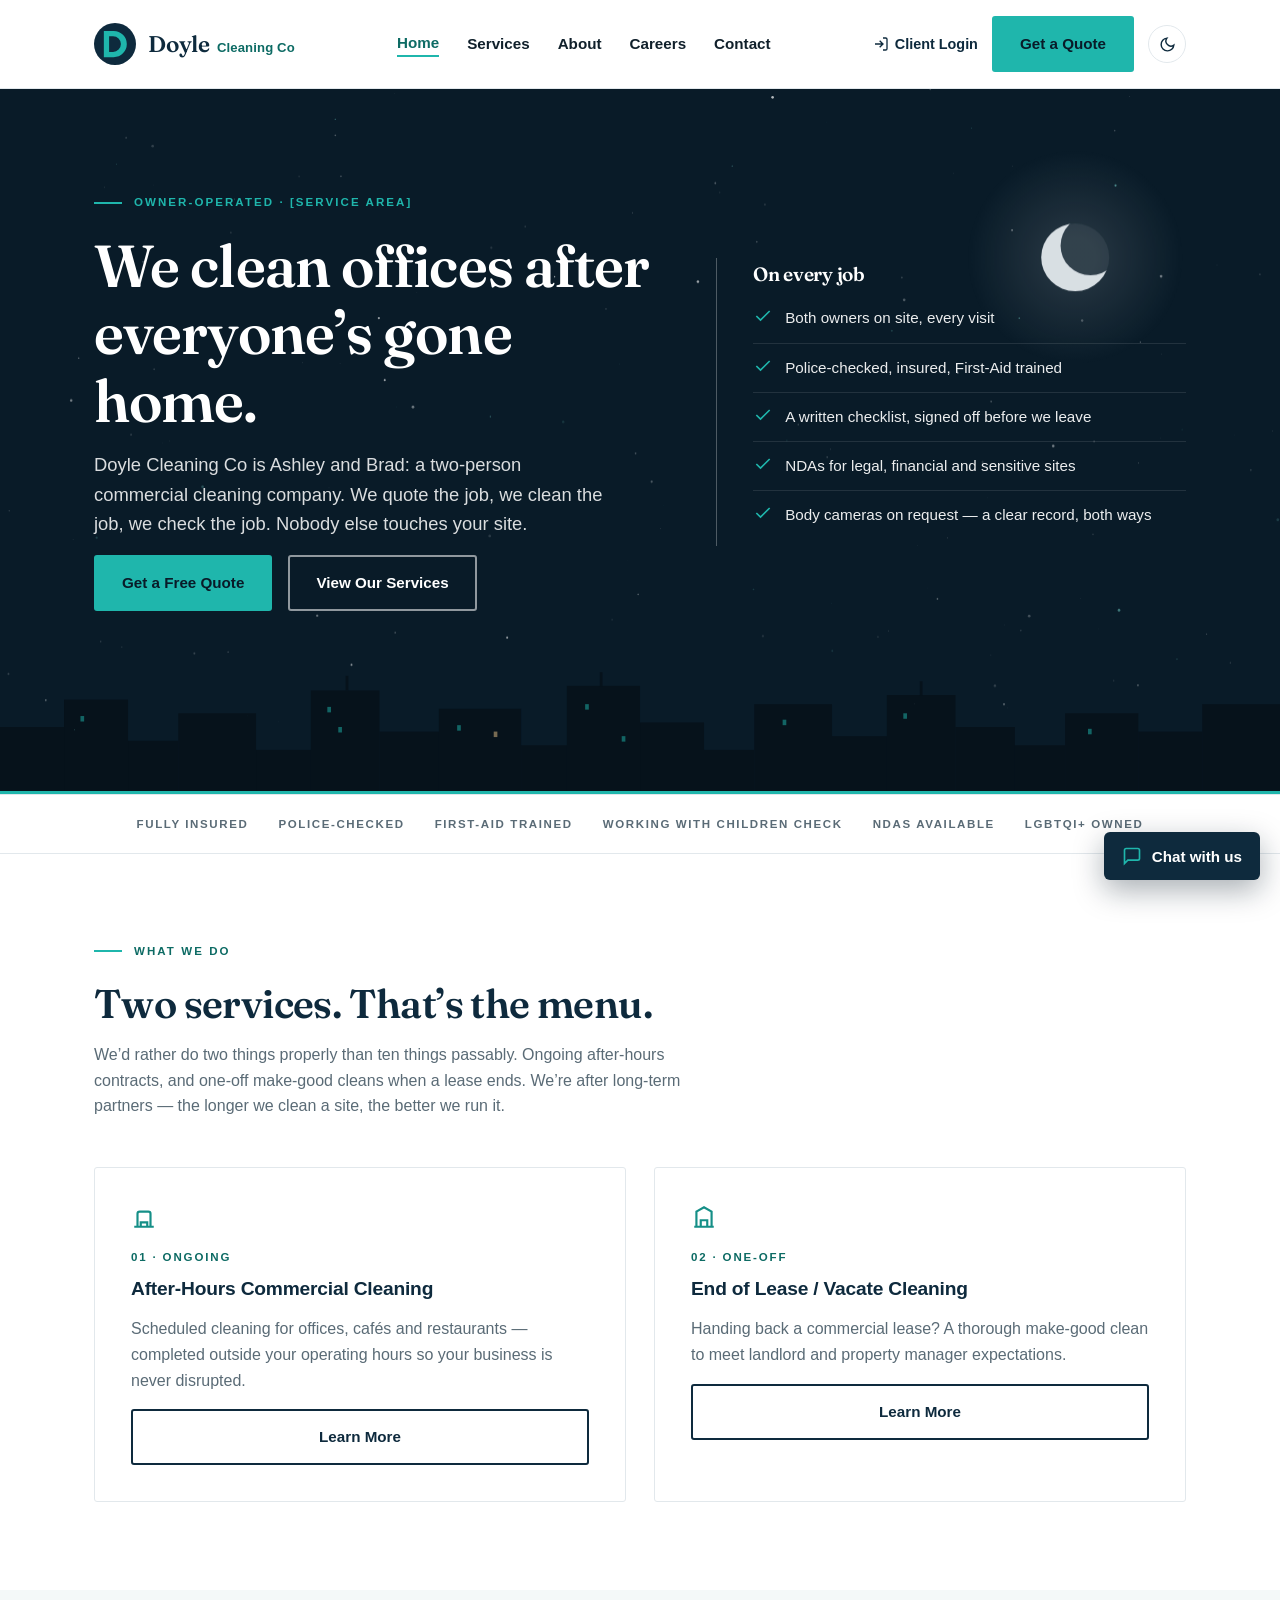
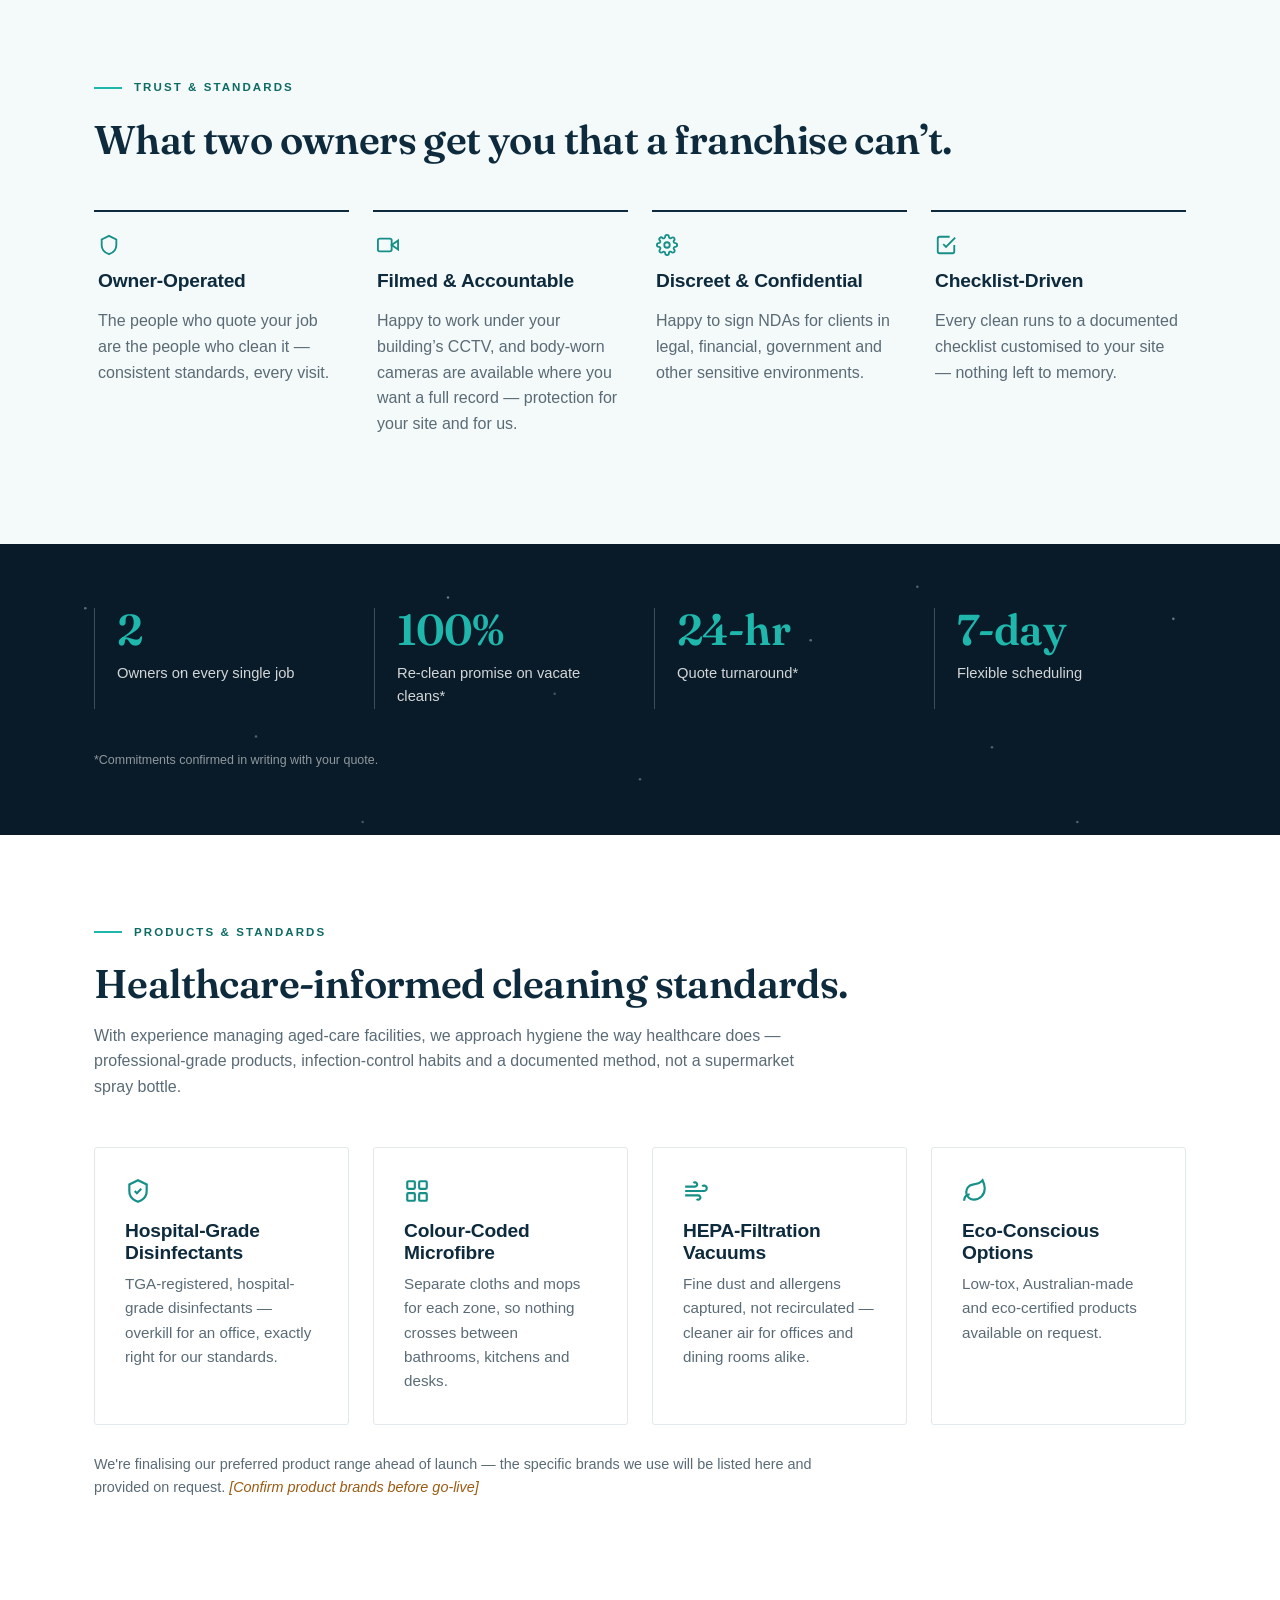
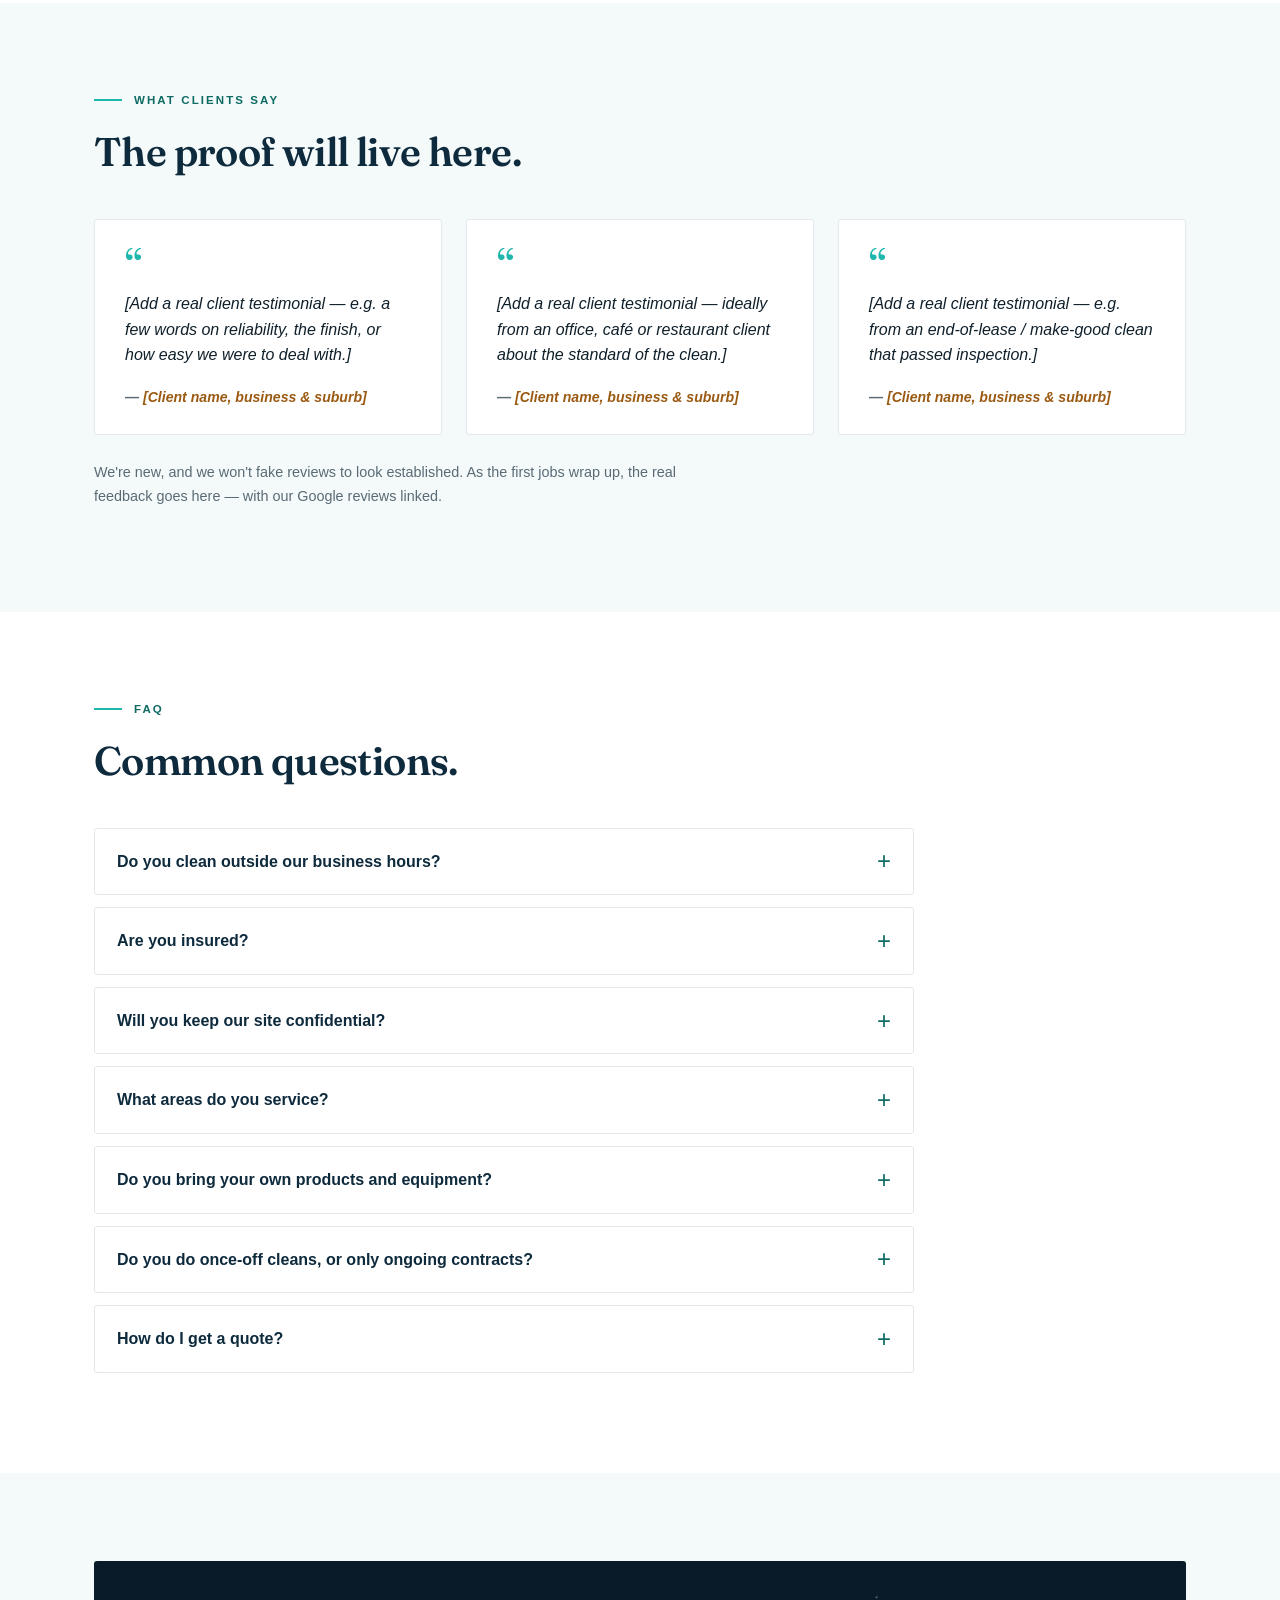
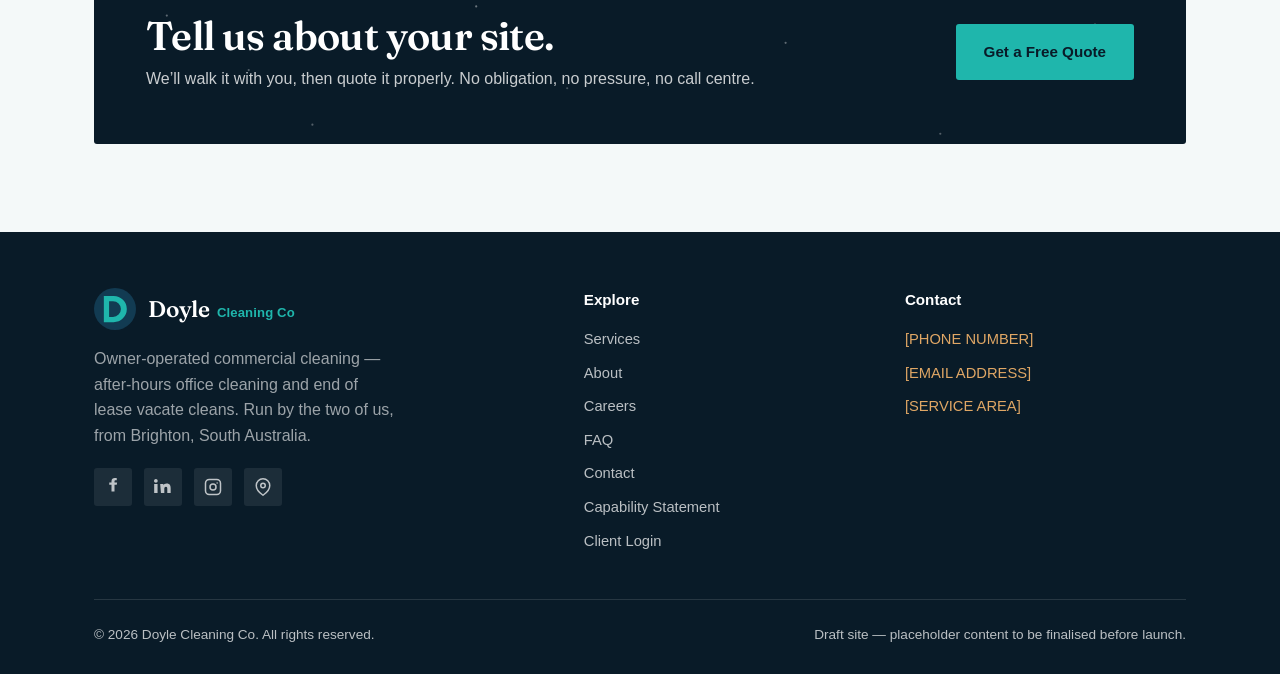
<file: index.html>
<!doctype html>
<html lang="en-AU">
<head>
<meta charset="UTF-8" />
<meta name="viewport" content="width=device-width, initial-scale=1.0" />
<meta name="robots" content="noindex, nofollow" />
<title>Doyle Cleaning Co | After-Hours &amp; End of Lease Commercial Cleaning</title>
<meta name="description" content="Owner-operated commercial cleaning — after-hours office cleaning and end of lease vacate cleans. Insured, thorough and reliable." />
<meta name="theme-color" content="#0e2a3d" />
<link rel="icon" href="assets/favicon.svg" type="image/svg+xml" />
<meta property="og:type" content="website" />
<meta property="og:title" content="Doyle Cleaning Co | Commercial Cleaning" />
<meta property="og:description" content="Owner-operated commercial cleaning — after-hours office cleaning and end of lease vacate cleans." />
<meta name="twitter:card" content="summary" />
<script>try{var t=localStorage.getItem('doyle-theme');if(t){document.documentElement.dataset.theme=t}else if(matchMedia('(prefers-color-scheme: dark)').matches){document.documentElement.dataset.theme='dark'}}catch(e){}</script>
<link rel="stylesheet" href="assets/styles.css" />
<script type="application/ld+json">
{
  "@context": "https://schema.org",
  "@type": "CleaningService",
  "name": "Doyle Cleaning Co",
  "description": "Owner-operated commercial cleaning: after-hours office cleaning and end of lease vacate cleaning.",
  "areaServed": "[SERVICE AREA]",
  "telephone": "[PHONE NUMBER]",
  "email": "[EMAIL ADDRESS]"
}
</script>
</head>
<body>
<a href="#main" class="skip-link">Skip to content</a>

<header class="site">
  <div class="nav">
    <a href="index.html" class="brand" aria-label="Doyle Cleaning Co home">
      <svg class="logo-badge" viewBox="0 0 64 64" aria-hidden="true">
        <circle cx="32" cy="32" r="32" fill="#0e2a3d"/>
        <path fill="#1fb6ac" fill-rule="evenodd" transform="translate(-3 0)" d="M18 12 H33 A19 19 0 0 1 33 52 H18 Z M26 20 H32 A11.5 11.5 0 0 1 32 44 H26 Z"/>
      </svg>
      <span class="wm"><span class="wm-name">Doyle</span> <span class="wm-sub">Cleaning&nbsp;Co</span></span>
    </a>
    <nav class="links" id="navLinks" aria-label="Primary">
      <a href="index.html" aria-current="page">Home</a>
      <a href="services.html">Services</a>
      <a href="about.html">About</a>
      <a href="careers.html">Careers</a>
      <a href="contact.html">Contact</a>
      <a href="contact.html" class="mobile-cta">Get a Quote</a>
    </nav>
    <div class="nav-cta">
      <a href="login.html" class="nav-login">
        <svg width="16" height="16" viewBox="0 0 24 24" fill="none" stroke="currentColor" stroke-width="2" aria-hidden="true"><path d="M15 3h4a2 2 0 0 1 2 2v14a2 2 0 0 1-2 2h-4M10 17l5-5-5-5M15 12H3"/></svg>
        Client Login
      </a>
      <a href="contact.html" class="btn btn-primary">Get a Quote</a>
      <button class="theme-toggle" id="themeToggle" aria-label="Toggle night mode" title="Night shift" type="button">
        <svg class="moon" width="17" height="17" viewBox="0 0 24 24" fill="none" stroke="currentColor" stroke-width="2" aria-hidden="true"><path d="M21 12.79A9 9 0 1 1 11.21 3 7 7 0 0 0 21 12.79Z"/></svg>
        <svg class="sun" width="17" height="17" viewBox="0 0 24 24" fill="none" stroke="currentColor" stroke-width="2" aria-hidden="true"><circle cx="12" cy="12" r="4"/><path d="M12 2v2M12 20v2M4.9 4.9l1.4 1.4M17.7 17.7l1.4 1.4M2 12h2M20 12h2M4.9 19.1l1.4-1.4M17.7 6.3l1.4-1.4"/></svg>
      </button>
      <button class="menu-toggle" id="menuToggle" aria-label="Toggle menu" aria-controls="navLinks" aria-expanded="false">
        <span></span><span></span><span></span>
      </button>
    </div>
  </div>
</header>

<main id="main">

<section class="hero" id="top">
  <div class="wrap hero-grid">
    <div>
      <span class="eyebrow">Owner-Operated · [SERVICE AREA]</span>
      <h1>We clean offices after everyone&rsquo;s gone home.</h1>
      <p class="lead">Doyle Cleaning Co is Ashley and Brad: a two-person commercial cleaning company. We quote the job, we clean the job, we check the job. Nobody else touches your site.</p>
      <div class="hero-actions">
        <a href="contact.html" class="btn btn-primary">Get a Free Quote</a>
        <a href="services.html" class="btn btn-outline">View Our Services</a>
      </div>
    </div>
    <div class="hero-card">
      <h2>On every job</h2>
      <ul>
        <li><svg class="check" viewBox="0 0 24 24" fill="none" stroke="currentColor" stroke-width="2" aria-hidden="true"><path d="M20 6 9 17l-5-5"/></svg> Both owners on site, every visit</li>
        <li><svg class="check" viewBox="0 0 24 24" fill="none" stroke="currentColor" stroke-width="2" aria-hidden="true"><path d="M20 6 9 17l-5-5"/></svg> Police-checked, insured, First-Aid trained</li>
        <li><svg class="check" viewBox="0 0 24 24" fill="none" stroke="currentColor" stroke-width="2" aria-hidden="true"><path d="M20 6 9 17l-5-5"/></svg> A written checklist, signed off before we leave</li>
        <li><svg class="check" viewBox="0 0 24 24" fill="none" stroke="currentColor" stroke-width="2" aria-hidden="true"><path d="M20 6 9 17l-5-5"/></svg> NDAs for legal, financial and sensitive sites</li>
        <li><svg class="check" viewBox="0 0 24 24" fill="none" stroke="currentColor" stroke-width="2" aria-hidden="true"><path d="M20 6 9 17l-5-5"/></svg> Body cameras on request &mdash; a clear record, both ways</li>
      </ul>
    </div>
  </div>
</section>

<div class="trustbar">
  <div class="wrap">
    <span class="ti"><svg width="17" height="17" viewBox="0 0 24 24" fill="none" stroke="currentColor" stroke-width="2.2" aria-hidden="true"><path d="M20 6 9 17l-5-5"/></svg> Fully Insured</span>
    <span class="ti"><svg width="17" height="17" viewBox="0 0 24 24" fill="none" stroke="currentColor" stroke-width="2.2" aria-hidden="true"><path d="M20 6 9 17l-5-5"/></svg> Police-Checked</span>
    <span class="ti"><svg width="17" height="17" viewBox="0 0 24 24" fill="none" stroke="currentColor" stroke-width="2.2" aria-hidden="true"><path d="M20 6 9 17l-5-5"/></svg> First-Aid Trained</span>
    <span class="ti"><svg width="17" height="17" viewBox="0 0 24 24" fill="none" stroke="currentColor" stroke-width="2.2" aria-hidden="true"><path d="M20 6 9 17l-5-5"/></svg> Working With Children Check</span>
    <span class="ti"><svg width="17" height="17" viewBox="0 0 24 24" fill="none" stroke="currentColor" stroke-width="2.2" aria-hidden="true"><path d="M20 6 9 17l-5-5"/></svg> NDAs Available</span>
    <span class="ti"><svg width="17" height="17" viewBox="0 0 24 24" fill="none" stroke="currentColor" stroke-width="2.2" aria-hidden="true"><path d="M20 6 9 17l-5-5"/></svg> LGBTQI+ Owned</span>
  </div>
</div>

<section id="services-overview">
  <div class="wrap">
    <span class="eyebrow">What We Do</span>
    <h2>Two services. That&rsquo;s the menu.</h2>
    <p style="max-width:640px;">We&rsquo;d rather do two things properly than ten things passably. Ongoing after-hours contracts, and one-off make-good cleans when a lease ends. We&rsquo;re after long-term partners &mdash; the longer we clean a site, the better we run it.</p>
    <div class="services-grid">
      <div class="service-card">
        <div class="service-icon">
          <svg width="26" height="26" viewBox="0 0 24 24" fill="none" stroke="currentColor" stroke-width="2" aria-hidden="true"><path d="M3 21h18M6 21V9a2 2 0 0 1 2-2h8a2 2 0 0 1 2 2v12M9 21v-4h6v4M9 9h.01M9 13h.01M15 9h.01M15 13h.01"/></svg>
        </div>
        <span class="tag">01 &middot; Ongoing</span>
        <h3>After-Hours Commercial Cleaning</h3>
        <p>Scheduled cleaning for offices, caf&eacute;s and restaurants — completed outside your operating hours so your business is never disrupted.</p>
        <a href="services.html" class="btn btn-dark-outline">Learn More</a>
      </div>
      <div class="service-card">
        <div class="service-icon">
          <svg width="26" height="26" viewBox="0 0 24 24" fill="none" stroke="currentColor" stroke-width="2" aria-hidden="true"><path d="M3 21h18M5 21V7l7-4 7 4v14M9 21v-6h6v6"/></svg>
        </div>
        <span class="tag">02 &middot; One-off</span>
        <h3>End of Lease / Vacate Cleaning</h3>
        <p>Handing back a commercial lease? A thorough make-good clean to meet landlord and property manager expectations.</p>
        <a href="services.html" class="btn btn-dark-outline">Learn More</a>
      </div>
    </div>
  </div>
</section>

<section id="why" class="section-tint">
  <div class="wrap">
    <span class="eyebrow">Trust &amp; Standards</span>
    <h2>What two owners get you that a franchise can&rsquo;t.</h2>
    <div class="feature-grid">
      <div class="feature-card">
        <div class="feature-icon"><svg width="22" height="22" viewBox="0 0 24 24" fill="none" stroke="currentColor" stroke-width="2" aria-hidden="true"><path d="M12 2 4 6v6c0 5 3.5 8.5 8 10 4.5-1.5 8-5 8-10V6z"/></svg></div>
        <h3>Owner-Operated</h3>
        <p>The people who quote your job are the people who clean it — consistent standards, every visit.</p>
      </div>
      <div class="feature-card">
        <div class="feature-icon"><svg width="22" height="22" viewBox="0 0 24 24" fill="none" stroke="currentColor" stroke-width="2" aria-hidden="true"><path d="M23 7l-7 5 7 5V7z"/><rect x="1" y="5" width="15" height="14" rx="2" ry="2"/></svg></div>
        <h3>Filmed &amp; Accountable</h3>
        <p>Happy to work under your building&rsquo;s CCTV, and body-worn cameras are available where you want a full record &mdash; protection for your site and for us.</p>
      </div>
      <div class="feature-card">
        <div class="feature-icon"><svg width="22" height="22" viewBox="0 0 24 24" fill="none" stroke="currentColor" stroke-width="2" aria-hidden="true"><path d="M12 15a3 3 0 1 0 0-6 3 3 0 0 0 0 6Z"/><path d="M19.4 15a1.65 1.65 0 0 0 .33 1.82l.06.06a2 2 0 1 1-2.83 2.83l-.06-.06a1.65 1.65 0 0 0-1.82-.33 1.65 1.65 0 0 0-1 1.51V21a2 2 0 0 1-4 0v-.09A1.65 1.65 0 0 0 9 19.4a1.65 1.65 0 0 0-1.82.33l-.06.06a2 2 0 1 1-2.83-2.83l.06-.06A1.65 1.65 0 0 0 4.68 15a1.65 1.65 0 0 0-1.51-1H3a2 2 0 0 1 0-4h.09A1.65 1.65 0 0 0 4.6 9a1.65 1.65 0 0 0-.33-1.82l-.06-.06a2 2 0 1 1 2.83-2.83l.06.06A1.65 1.65 0 0 0 9 4.6a1.65 1.65 0 0 0 1-1.51V3a2 2 0 0 1 4 0v.09a1.65 1.65 0 0 0 1 1.51 1.65 1.65 0 0 0 1.82-.33l.06-.06a2 2 0 1 1 2.83 2.83l-.06.06a1.65 1.65 0 0 0-.33 1.82V9a1.65 1.65 0 0 0 1.51 1H21a2 2 0 0 1 0 4h-.09a1.65 1.65 0 0 0-1.51 1Z"/></svg></div>
        <h3>Discreet &amp; Confidential</h3>
        <p>Happy to sign NDAs for clients in legal, financial, government and other sensitive environments.</p>
      </div>
      <div class="feature-card">
        <div class="feature-icon"><svg width="22" height="22" viewBox="0 0 24 24" fill="none" stroke="currentColor" stroke-width="2" aria-hidden="true"><path d="M9 11l3 3L22 4M21 12v7a2 2 0 0 1-2 2H5a2 2 0 0 1-2-2V5a2 2 0 0 1 2-2h11"/></svg></div>
        <h3>Checklist-Driven</h3>
        <p>Every clean runs to a documented checklist customised to your site — nothing left to memory.</p>
      </div>
    </div>
  </div>
</section>

<section class="stats">
  <div class="wrap">
    <div class="stat"><b>2</b><span>Owners on every single job</span></div>
    <div class="stat"><b>100%</b><span>Re-clean promise on vacate cleans*</span></div>
    <div class="stat"><b>24-hr</b><span>Quote turnaround*</span></div>
    <div class="stat"><b>7-day</b><span>Flexible scheduling</span></div>
    <p class="note">*Commitments confirmed in writing with your quote.</p>
  </div>
</section>

<section id="products">
  <div class="wrap">
    <span class="eyebrow">Products &amp; Standards</span>
    <h2>Healthcare-informed cleaning standards.</h2>
    <p style="max-width:700px;">With experience managing aged-care facilities, we approach hygiene the way healthcare does — professional-grade products, infection-control habits and a documented method, not a supermarket spray bottle.</p>
    <div class="feature-grid">
      <div class="product-card">
        <div class="service-icon"><svg width="26" height="26" viewBox="0 0 24 24" fill="none" stroke="currentColor" stroke-width="2" aria-hidden="true"><path d="M12 2 4 6v6c0 5 3.5 8.5 8 10 4.5-1.5 8-5 8-10V6z"/><path d="M9 12l2 2 4-4"/></svg></div>
        <h3>Hospital-Grade Disinfectants</h3>
        <p>TGA-registered, hospital-grade disinfectants — overkill for an office, exactly right for our standards.</p>
      </div>
      <div class="product-card">
        <div class="service-icon"><svg width="26" height="26" viewBox="0 0 24 24" fill="none" stroke="currentColor" stroke-width="2" aria-hidden="true"><rect x="3" y="3" width="7" height="7" rx="1"/><rect x="14" y="3" width="7" height="7" rx="1"/><rect x="3" y="14" width="7" height="7" rx="1"/><rect x="14" y="14" width="7" height="7" rx="1"/></svg></div>
        <h3>Colour-Coded Microfibre</h3>
        <p>Separate cloths and mops for each zone, so nothing crosses between bathrooms, kitchens and desks.</p>
      </div>
      <div class="product-card">
        <div class="service-icon"><svg width="26" height="26" viewBox="0 0 24 24" fill="none" stroke="currentColor" stroke-width="2" aria-hidden="true"><path d="M17.7 7.7a2.5 2.5 0 1 1 1.8 4.3H2M9.6 4.6A2 2 0 1 1 11 8H2M12.6 19.4A2 2 0 1 0 14 16H2"/></svg></div>
        <h3>HEPA-Filtration Vacuums</h3>
        <p>Fine dust and allergens captured, not recirculated — cleaner air for offices and dining rooms alike.</p>
      </div>
      <div class="product-card">
        <div class="service-icon"><svg width="26" height="26" viewBox="0 0 24 24" fill="none" stroke="currentColor" stroke-width="2" aria-hidden="true"><path d="M11 20A7 7 0 0 1 9.8 6.1C15.5 5 17 4.48 19 2c1 2 2 4.18 2 8 0 5.5-4.78 10-10 10Z"/><path d="M2 21c0-3 1.85-5.36 5.08-6"/></svg></div>
        <h3>Eco-Conscious Options</h3>
        <p>Low-tox, Australian-made and eco-certified products available on request.</p>
      </div>
    </div>
    <p class="standards-note">We're finalising our preferred product range ahead of launch — the specific brands we use will be listed here and provided on request. <span class="placeholder">[Confirm product brands before go-live]</span></p>
  </div>
</section>

<section class="section-tint" id="testimonials">
  <div class="wrap">
    <span class="eyebrow">What Clients Say</span>
    <h2>The proof will live here.</h2>
    <div class="testi-grid">
      <div class="testimonial">
        <div class="mark" aria-hidden="true">&ldquo;</div>
        <p class="placeholder">[Add a real client testimonial — e.g. a few words on reliability, the finish, or how easy we were to deal with.]</p>
        <div class="who">— <span class="placeholder">[Client name, business &amp; suburb]</span></div>
      </div>
      <div class="testimonial">
        <div class="mark" aria-hidden="true">&ldquo;</div>
        <p class="placeholder">[Add a real client testimonial — ideally from an office, caf&eacute; or restaurant client about the standard of the clean.]</p>
        <div class="who">— <span class="placeholder">[Client name, business &amp; suburb]</span></div>
      </div>
      <div class="testimonial">
        <div class="mark" aria-hidden="true">&ldquo;</div>
        <p class="placeholder">[Add a real client testimonial — e.g. from an end-of-lease / make-good clean that passed inspection.]</p>
        <div class="who">— <span class="placeholder">[Client name, business &amp; suburb]</span></div>
      </div>
    </div>
    <p class="testi-note">We're new, and we won't fake reviews to look established. As the first jobs wrap up, the real feedback goes here — with our Google reviews linked.</p>
  </div>
</section>

<section id="faq">
  <div class="wrap">
    <span class="eyebrow">FAQ</span>
    <h2>Common questions.</h2>
    <div class="faq">
      <details>
        <summary>Do you clean outside our business hours?</summary>
        <div class="faq-body"><p>Yes — most of our commercial cleaning is done after hours or before opening, so your team and customers are never in the way. We build the schedule around your operating hours.</p></div>
      </details>
      <details>
        <summary>Are you insured?</summary>
        <div class="faq-body"><p>We carry public liability insurance and can provide a certificate of currency on request before any work begins.</p></div>
      </details>
      <details>
        <summary>Will you keep our site confidential?</summary>
        <div class="faq-body"><p>Absolutely. We work discreetly and are happy to sign an NDA for clients in legal, financial, government or other sensitive settings.</p></div>
      </details>
      <details>
        <summary>What areas do you service?</summary>
        <div class="faq-body"><p>We service <span class="placeholder">[SERVICE AREA]</span>. If you're not sure whether you're in our area, send us your suburb and we'll confirm.</p></div>
      </details>
      <details>
        <summary>Do you bring your own products and equipment?</summary>
        <div class="faq-body"><p>Yes — we bring professional-grade products and equipment, including hospital-grade disinfectants and HEPA-filtration vacuums. Eco-conscious options are available on request.</p></div>
      </details>
      <details>
        <summary>Do you do once-off cleans, or only ongoing contracts?</summary>
        <div class="faq-body"><p>Both. We take on ongoing after-hours contracts as well as one-off end of lease / vacate (make-good) cleans for commercial tenants.</p></div>
      </details>
      <details>
        <summary>How do I get a quote?</summary>
        <div class="faq-body"><p>Send us your site details through the <a href="contact.html">contact form</a> or give us a call. We'll assess what's needed and come back with clear, upfront pricing — no obligation.</p></div>
      </details>
    </div>
  </div>
</section>

<section class="cta-section">
  <div class="wrap">
    <div class="cta-banner">
      <div>
        <h2>Tell us about your site.</h2>
        <p>We&rsquo;ll walk it with you, then quote it properly. No obligation, no pressure, no call centre.</p>
      </div>
      <a href="contact.html" class="btn btn-primary">Get a Free Quote</a>
    </div>
  </div>
</section>

</main>

<footer class="site">
  <div class="wrap">
    <div class="footer-grid">
      <div>
        <a href="index.html" class="brand" style="margin-bottom:16px;" aria-label="Doyle Cleaning Co home">
          <svg class="logo-badge" viewBox="0 0 64 64" aria-hidden="true">
            <circle cx="32" cy="32" r="32" fill="#123b52"/>
            <path fill="#1fb6ac" fill-rule="evenodd" transform="translate(-3 0)" d="M18 12 H33 A19 19 0 0 1 33 52 H18 Z M26 20 H32 A11.5 11.5 0 0 1 32 44 H26 Z"/>
          </svg>
          <span class="wm"><span class="wm-name">Doyle</span> <span class="wm-sub">Cleaning&nbsp;Co</span></span>
        </a>
        <p style="color:rgba(255,255,255,0.6); max-width:300px;">Owner-operated commercial cleaning — after-hours office cleaning and end of lease vacate cleans. Run by the two of us, from Brighton, South Australia.</p>
        <div class="social-row">
          <a href="#" aria-label="Doyle Cleaning Co on Facebook"><svg width="18" height="18" viewBox="0 0 24 24" fill="currentColor" aria-hidden="true"><path d="M14 9h3l.5-3H14V4.5c0-.9.3-1.5 1.6-1.5H17V.2C16.7.1 15.6 0 14.4 0 11.9 0 10 1.5 10 4.3V6H7v3h3v9h4z"/></svg></a>
          <a href="#" aria-label="Doyle Cleaning Co on LinkedIn"><svg width="18" height="18" viewBox="0 0 24 24" fill="currentColor" aria-hidden="true"><path d="M4.98 3.5A2.5 2.5 0 1 1 0 3.5a2.5 2.5 0 0 1 4.98 0ZM.24 8h4.5v12h-4.5zM8.24 8h4.3v1.64h.06c.6-1.06 2.06-2.18 4.24-2.18 4.54 0 5.38 2.86 5.38 6.58V20h-4.5v-5.5c0-1.3 0-3-1.84-3s-2.12 1.42-2.12 2.9V20h-4.5z"/></svg></a>
          <a href="#" aria-label="Doyle Cleaning Co on Instagram"><svg width="18" height="18" viewBox="0 0 24 24" fill="none" stroke="currentColor" stroke-width="2" aria-hidden="true"><rect x="2" y="2" width="20" height="20" rx="5"/><circle cx="12" cy="12" r="4"/><circle cx="17.5" cy="6.5" r="1" fill="currentColor" stroke="none"/></svg></a>
          <a href="#" aria-label="Doyle Cleaning Co on Google"><svg width="18" height="18" viewBox="0 0 24 24" fill="none" stroke="currentColor" stroke-width="2" aria-hidden="true"><path d="M21 10c0 7-9 13-9 13s-9-6-9-13a9 9 0 0 1 18 0Z"/><circle cx="12" cy="10" r="3"/></svg></a>
        </div>
      </div>
      <div>
        <h4>Explore</h4>
        <ul>
          <li><a href="services.html">Services</a></li>
          <li><a href="about.html">About</a></li>
          <li><a href="careers.html">Careers</a></li>
          <li><a href="faq.html">FAQ</a></li>
          <li><a href="contact.html">Contact</a></li>
          <li><a href="capability.html">Capability Statement</a></li>
          <li><a href="login.html">Client Login</a></li>
        </ul>
      </div>
      <div>
        <h4>Contact</h4>
        <ul>
          <li class="footer-placeholder">[PHONE NUMBER]</li>
          <li class="footer-placeholder">[EMAIL ADDRESS]</li>
          <li class="footer-placeholder">[SERVICE AREA]</li>
        </ul>
      </div>
    </div>
    <div class="footer-bottom">
      <span>© <span class="js-year">2026</span> Doyle Cleaning Co. All rights reserved.</span>
      <span>Draft site — placeholder content to be finalised before launch.</span>
    </div>
  </div>
</footer>

<script src="assets/night-sky.js"></script>
<script src="assets/script.js"></script>
<script src="assets/chat.js"></script>
</body>
</html>
</file>
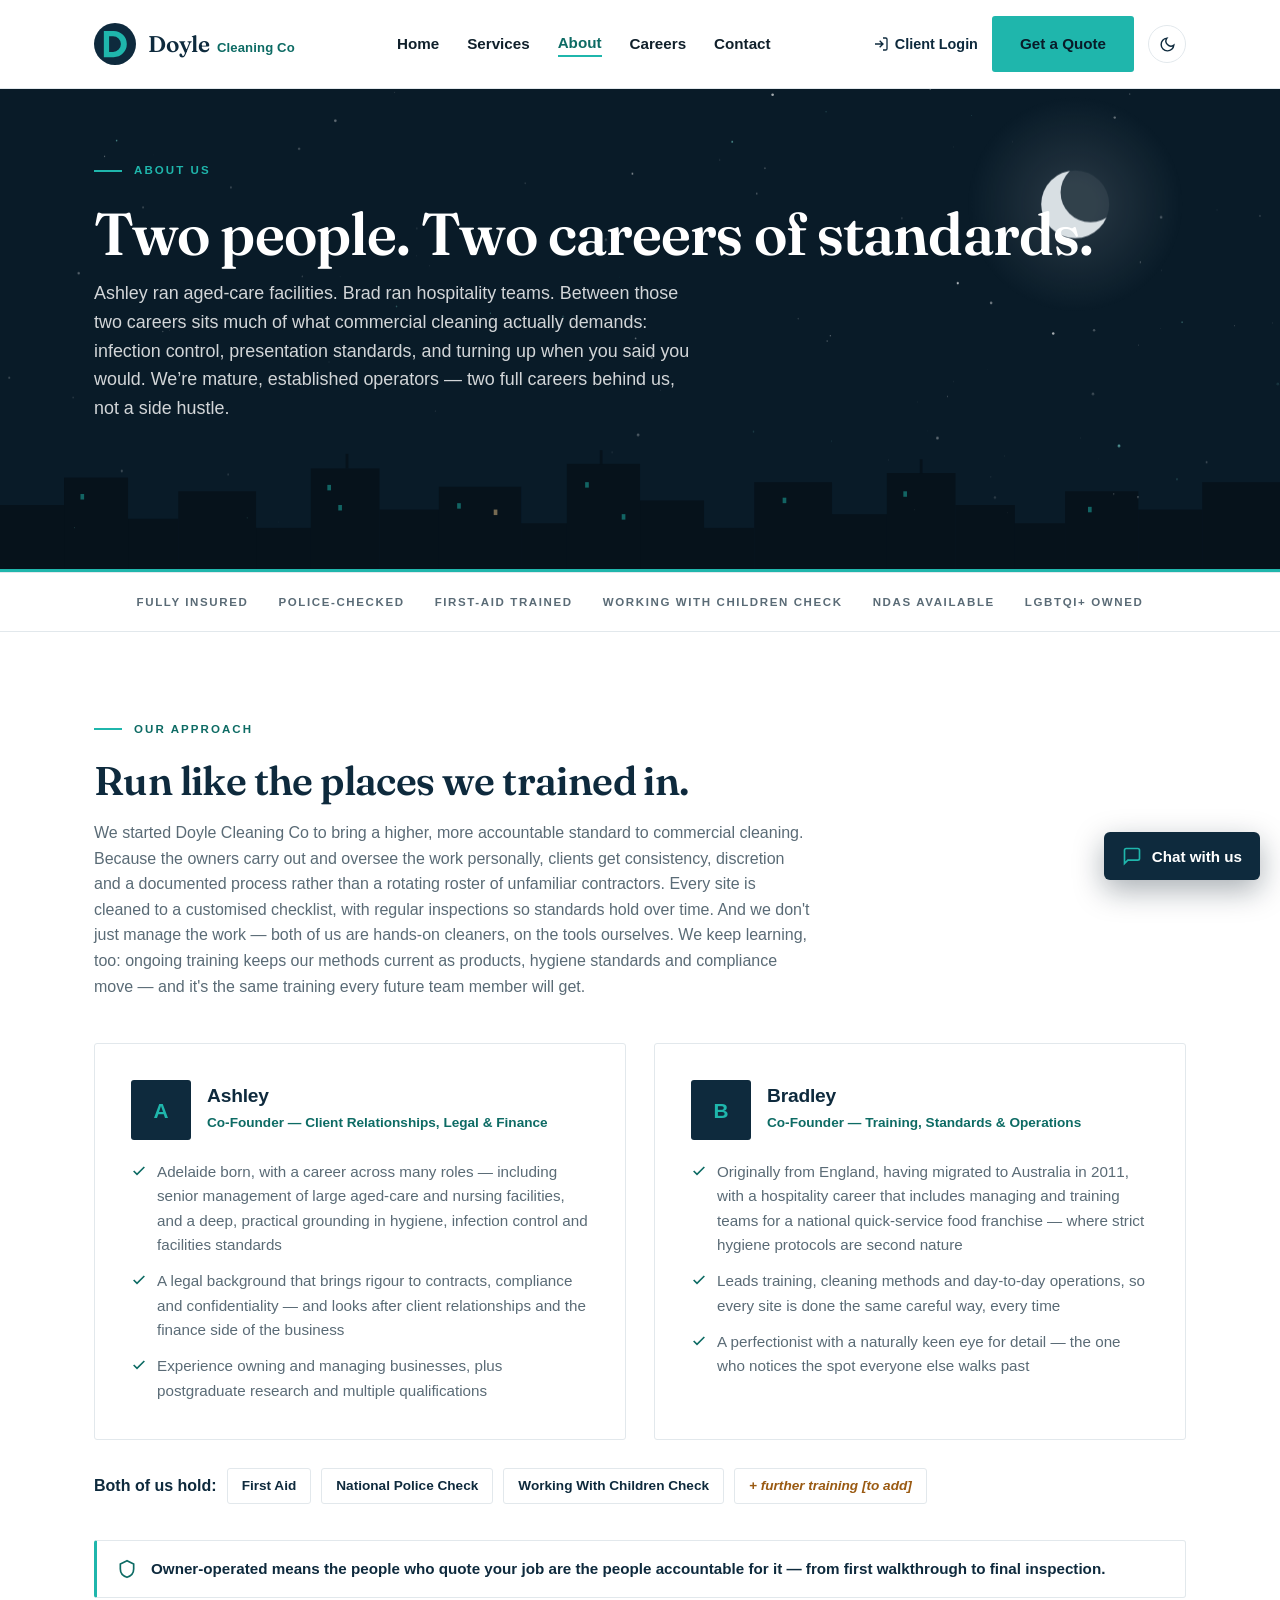
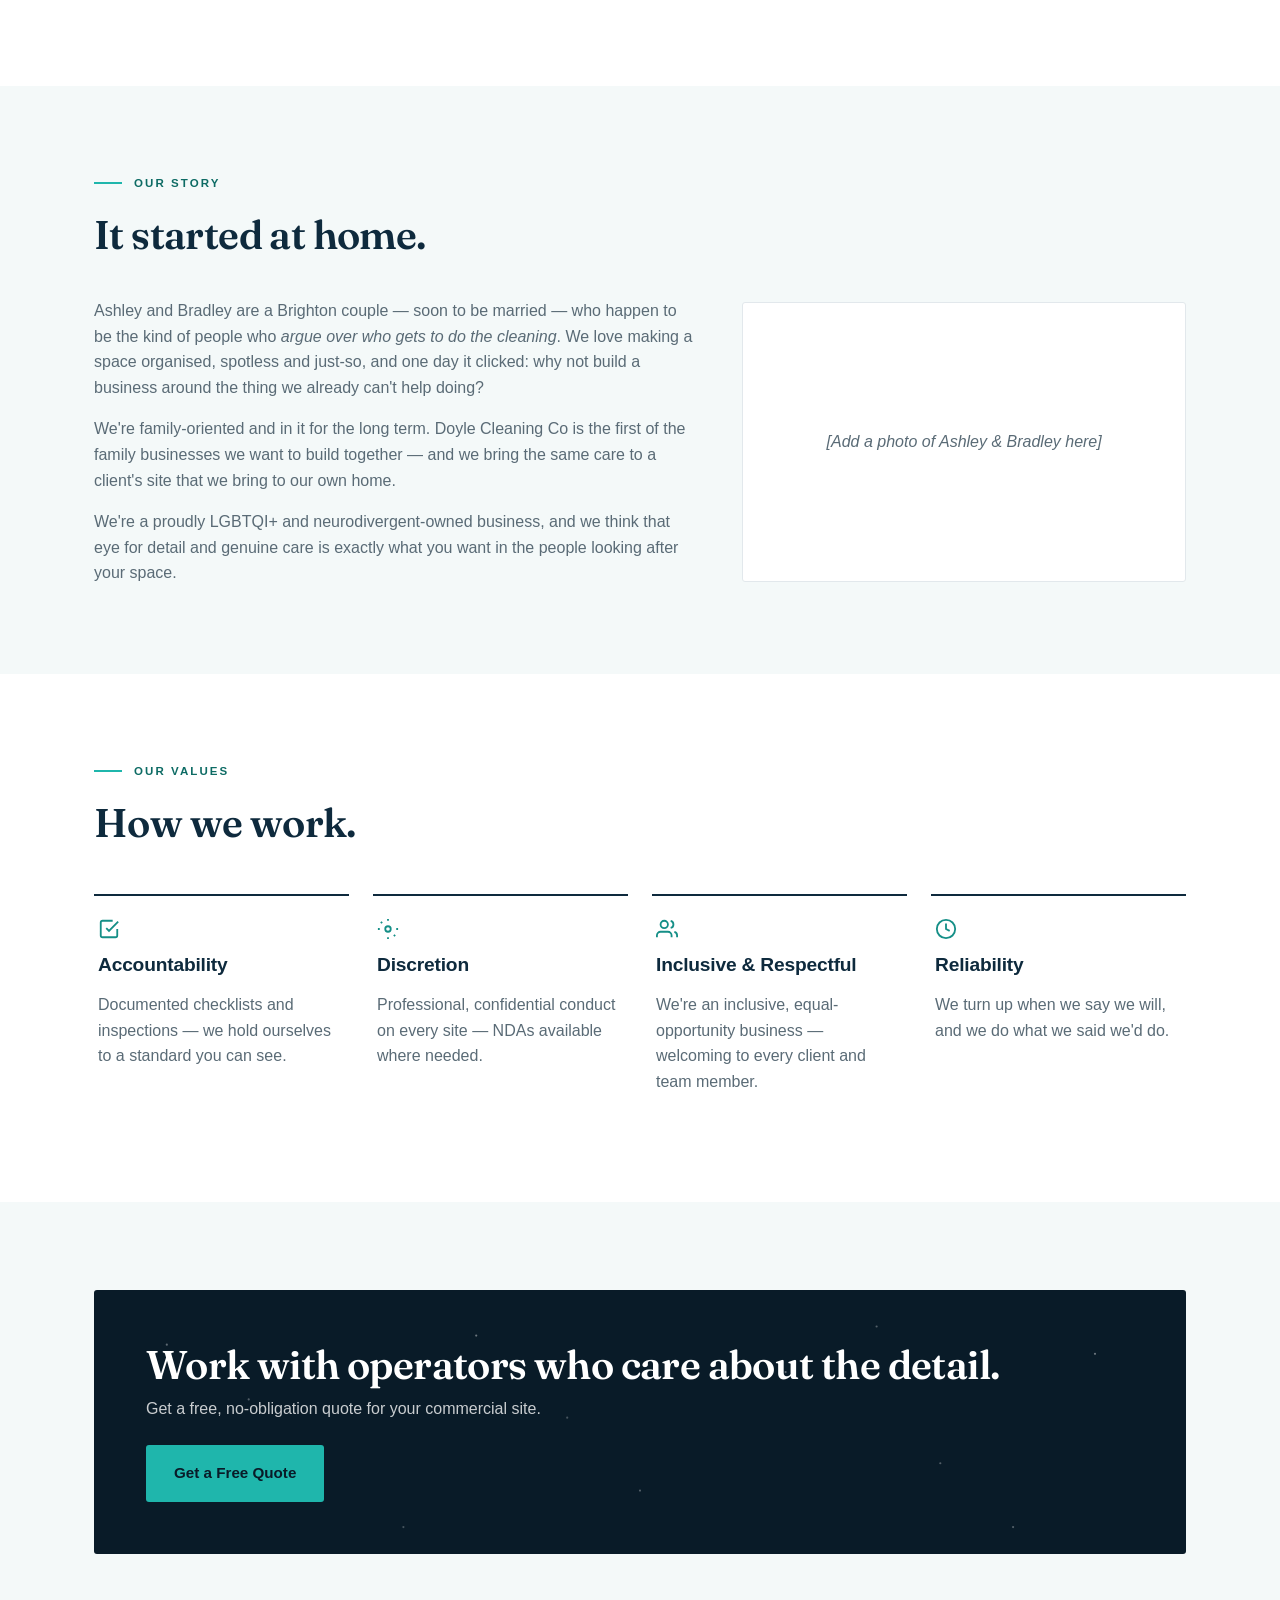
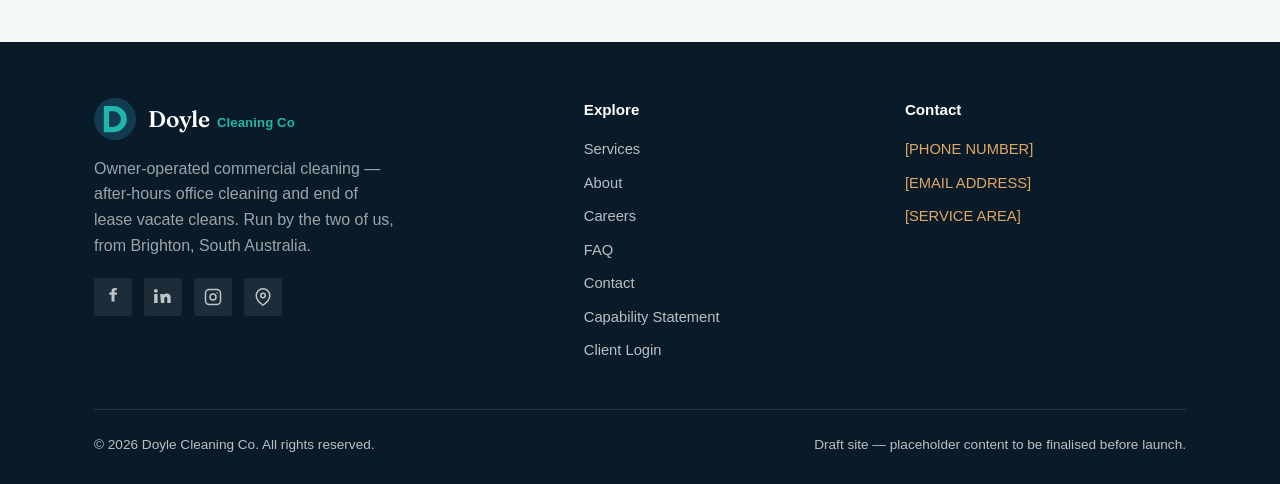
<file: about.html>
<!doctype html>
<html lang="en-AU">
<head>
<meta charset="UTF-8" />
<meta name="viewport" content="width=device-width, initial-scale=1.0" />
<meta name="robots" content="noindex, nofollow" />
<title>About | Doyle Cleaning Co</title>
<meta name="description" content="Doyle Cleaning Co is an owner-operated commercial cleaning business led by two founders with backgrounds in healthcare-facilities management, compliance and hospitality standards." />
<meta name="theme-color" content="#0e2a3d" />
<link rel="icon" href="assets/favicon.svg" type="image/svg+xml" />
<script>try{var t=localStorage.getItem('doyle-theme');if(t){document.documentElement.dataset.theme=t}else if(matchMedia('(prefers-color-scheme: dark)').matches){document.documentElement.dataset.theme='dark'}}catch(e){}</script>
<link rel="stylesheet" href="assets/styles.css" />
</head>
<body>
<a href="#main" class="skip-link">Skip to content</a>

<header class="site">
  <div class="nav">
    <a href="index.html" class="brand" aria-label="Doyle Cleaning Co home">
      <svg class="logo-badge" viewBox="0 0 64 64" aria-hidden="true">
        <circle cx="32" cy="32" r="32" fill="#0e2a3d"/>
        <path fill="#1fb6ac" fill-rule="evenodd" transform="translate(-3 0)" d="M18 12 H33 A19 19 0 0 1 33 52 H18 Z M26 20 H32 A11.5 11.5 0 0 1 32 44 H26 Z"/>
      </svg>
      <span class="wm"><span class="wm-name">Doyle</span> <span class="wm-sub">Cleaning&nbsp;Co</span></span>
    </a>
    <nav class="links" id="navLinks" aria-label="Primary">
      <a href="index.html">Home</a>
      <a href="services.html">Services</a>
      <a href="about.html" aria-current="page">About</a>
      <a href="careers.html">Careers</a>
      <a href="contact.html">Contact</a>
      <a href="contact.html" class="mobile-cta">Get a Quote</a>
    </nav>
    <div class="nav-cta">
      <a href="login.html" class="nav-login">
        <svg width="16" height="16" viewBox="0 0 24 24" fill="none" stroke="currentColor" stroke-width="2" aria-hidden="true"><path d="M15 3h4a2 2 0 0 1 2 2v14a2 2 0 0 1-2 2h-4M10 17l5-5-5-5M15 12H3"/></svg>
        Client Login
      </a>
      <a href="contact.html" class="btn btn-primary">Get a Quote</a>
      <button class="theme-toggle" id="themeToggle" aria-label="Toggle night mode" title="Night shift" type="button">
        <svg class="moon" width="17" height="17" viewBox="0 0 24 24" fill="none" stroke="currentColor" stroke-width="2" aria-hidden="true"><path d="M21 12.79A9 9 0 1 1 11.21 3 7 7 0 0 0 21 12.79Z"/></svg>
        <svg class="sun" width="17" height="17" viewBox="0 0 24 24" fill="none" stroke="currentColor" stroke-width="2" aria-hidden="true"><circle cx="12" cy="12" r="4"/><path d="M12 2v2M12 20v2M4.9 4.9l1.4 1.4M17.7 17.7l1.4 1.4M2 12h2M20 12h2M4.9 19.1l1.4-1.4M17.7 6.3l1.4-1.4"/></svg>
      </button>
      <button class="menu-toggle" id="menuToggle" aria-label="Toggle menu" aria-controls="navLinks" aria-expanded="false">
        <span></span><span></span><span></span>
      </button>
    </div>
  </div>
</header>

<main id="main">

<section class="page-hero">
  <div class="wrap">
    <span class="eyebrow">About Us</span>
    <h1>Two people. Two careers of standards.</h1>
    <p>Ashley ran aged-care facilities. Brad ran hospitality teams. Between those two careers sits much of what commercial cleaning actually demands: infection control, presentation standards, and turning up when you said you would. We&rsquo;re mature, established operators &mdash; two full careers behind us, not a side hustle.</p>
  </div>
</section>

<div class="trustbar">
  <div class="wrap">
    <span class="ti"><svg width="17" height="17" viewBox="0 0 24 24" fill="none" stroke="currentColor" stroke-width="2.2" aria-hidden="true"><path d="M20 6 9 17l-5-5"/></svg> Fully Insured</span>
    <span class="ti"><svg width="17" height="17" viewBox="0 0 24 24" fill="none" stroke="currentColor" stroke-width="2.2" aria-hidden="true"><path d="M20 6 9 17l-5-5"/></svg> Police-Checked</span>
    <span class="ti"><svg width="17" height="17" viewBox="0 0 24 24" fill="none" stroke="currentColor" stroke-width="2.2" aria-hidden="true"><path d="M20 6 9 17l-5-5"/></svg> First-Aid Trained</span>
    <span class="ti"><svg width="17" height="17" viewBox="0 0 24 24" fill="none" stroke="currentColor" stroke-width="2.2" aria-hidden="true"><path d="M20 6 9 17l-5-5"/></svg> Working With Children Check</span>
    <span class="ti"><svg width="17" height="17" viewBox="0 0 24 24" fill="none" stroke="currentColor" stroke-width="2.2" aria-hidden="true"><path d="M20 6 9 17l-5-5"/></svg> NDAs Available</span>
    <span class="ti"><svg width="17" height="17" viewBox="0 0 24 24" fill="none" stroke="currentColor" stroke-width="2.2" aria-hidden="true"><path d="M20 6 9 17l-5-5"/></svg> LGBTQI+ Owned</span>
  </div>
</div>

<section>
  <div class="wrap">
    <span class="eyebrow">Our Approach</span>
    <h2>Run like the places we trained in.</h2>
    <p style="max-width:720px;">We started Doyle Cleaning Co to bring a higher, more accountable standard to commercial cleaning. Because the owners carry out and oversee the work personally, clients get consistency, discretion and a documented process rather than a rotating roster of unfamiliar contractors. Every site is cleaned to a customised checklist, with regular inspections so standards hold over time. And we don't just manage the work — both of us are hands-on cleaners, on the tools ourselves. We keep learning, too: ongoing training keeps our methods current as products, hygiene standards and compliance move — and it's the same training every future team member will get.</p>

    <div class="founders-grid">
      <div class="founder-card">
        <div class="founder-head">
          <div class="monogram" aria-hidden="true">A</div>
          <div>
            <h3>Ashley</h3>
            <span class="founder-role">Co-Founder — Client Relationships, Legal &amp; Finance</span>
          </div>
        </div>
        <ul>
          <li><svg width="16" height="16" viewBox="0 0 24 24" fill="none" stroke="currentColor" stroke-width="2.5" aria-hidden="true"><path d="M20 6 9 17l-5-5"/></svg> Adelaide born, with a career across many roles — including senior management of large aged-care and nursing facilities, and a deep, practical grounding in hygiene, infection control and facilities standards</li>
          <li><svg width="16" height="16" viewBox="0 0 24 24" fill="none" stroke="currentColor" stroke-width="2.5" aria-hidden="true"><path d="M20 6 9 17l-5-5"/></svg> A legal background that brings rigour to contracts, compliance and confidentiality — and looks after client relationships and the finance side of the business</li>
          <li><svg width="16" height="16" viewBox="0 0 24 24" fill="none" stroke="currentColor" stroke-width="2.5" aria-hidden="true"><path d="M20 6 9 17l-5-5"/></svg> Experience owning and managing businesses, plus postgraduate research and multiple qualifications</li>
        </ul>
      </div>

      <div class="founder-card">
        <div class="founder-head">
          <div class="monogram" aria-hidden="true">B</div>
          <div>
            <h3>Bradley</h3>
            <span class="founder-role">Co-Founder — Training, Standards &amp; Operations</span>
          </div>
        </div>
        <ul>
          <li><svg width="16" height="16" viewBox="0 0 24 24" fill="none" stroke="currentColor" stroke-width="2.5" aria-hidden="true"><path d="M20 6 9 17l-5-5"/></svg> Originally from England, having migrated to Australia in 2011, with a hospitality career that includes managing and training teams for a national quick-service food franchise — where strict hygiene protocols are second nature</li>
          <li><svg width="16" height="16" viewBox="0 0 24 24" fill="none" stroke="currentColor" stroke-width="2.5" aria-hidden="true"><path d="M20 6 9 17l-5-5"/></svg> Leads training, cleaning methods and day-to-day operations, so every site is done the same careful way, every time</li>
          <li><svg width="16" height="16" viewBox="0 0 24 24" fill="none" stroke="currentColor" stroke-width="2.5" aria-hidden="true"><path d="M20 6 9 17l-5-5"/></svg> A perfectionist with a naturally keen eye for detail — the one who notices the spot everyone else walks past</li>
        </ul>
      </div>
    </div>

    <div class="creds">
      <strong>Both of us hold:</strong>
      <span class="pill">First Aid</span>
      <span class="pill">National Police Check</span>
      <span class="pill">Working With Children Check</span>
      <span class="pill placeholder">+ further training [to add]</span>
    </div>

    <div class="info-strip">
      <svg width="20" height="20" viewBox="0 0 24 24" fill="none" stroke="currentColor" stroke-width="2" aria-hidden="true"><path d="M12 2 4 6v6c0 5 3.5 8.5 8 10 4.5-1.5 8-5 8-10V6z"/></svg>
      Owner-operated means the people who quote your job are the people accountable for it — from first walkthrough to final inspection.
    </div>
  </div>
</section>

<section class="section-tint" id="story">
  <div class="wrap">
    <span class="eyebrow">Our Story</span>
    <h2>It started at home.</h2>
    <div class="story-grid">
      <div>
        <p>Ashley and Bradley are a Brighton couple — soon to be married — who happen to be the kind of people who <em>argue over who gets to do the cleaning</em>. We love making a space organised, spotless and just-so, and one day it clicked: why not build a business around the thing we already can't help doing?</p>
        <p>We're family-oriented and in it for the long term. Doyle Cleaning Co is the first of the family businesses we want to build together — and we bring the same care to a client's site that we bring to our own home.</p>
        <p>We're a proudly LGBTQI+ and neurodivergent-owned business, and we think that eye for detail and genuine care is exactly what you want in the people looking after your space.</p>
      </div>
      <div class="story-photo">[Add a photo of Ashley &amp; Bradley here]</div>
    </div>
  </div>
</section>

<section>
  <div class="wrap">
    <span class="eyebrow">Our Values</span>
    <h2>How we work.</h2>
    <div class="feature-grid">
      <div class="feature-card">
        <div class="feature-icon"><svg width="22" height="22" viewBox="0 0 24 24" fill="none" stroke="currentColor" stroke-width="2" aria-hidden="true"><path d="M9 11l3 3L22 4M21 12v7a2 2 0 0 1-2 2H5a2 2 0 0 1-2-2V5a2 2 0 0 1 2-2h11"/></svg></div>
        <h3>Accountability</h3>
        <p>Documented checklists and inspections — we hold ourselves to a standard you can see.</p>
      </div>
      <div class="feature-card">
        <div class="feature-icon"><svg width="22" height="22" viewBox="0 0 24 24" fill="none" stroke="currentColor" stroke-width="2" aria-hidden="true"><path d="M12 15a3 3 0 1 0 0-6 3 3 0 0 0 0 6ZM12 1v2M12 21v2M4.2 4.2l1.4 1.4M18.4 18.4l1.4 1.4M1 12h2M21 12h2"/></svg></div>
        <h3>Discretion</h3>
        <p>Professional, confidential conduct on every site — NDAs available where needed.</p>
      </div>
      <div class="feature-card">
        <div class="feature-icon"><svg width="22" height="22" viewBox="0 0 24 24" fill="none" stroke="currentColor" stroke-width="2" aria-hidden="true"><path d="M17 21v-2a4 4 0 0 0-4-4H5a4 4 0 0 0-4 4v2M9 11a4 4 0 1 0 0-8 4 4 0 0 0 0 8ZM23 21v-2a4 4 0 0 0-3-3.87M16 3.13a4 4 0 0 1 0 7.75"/></svg></div>
        <h3>Inclusive &amp; Respectful</h3>
        <p>We're an inclusive, equal-opportunity business — welcoming to every client and team member.</p>
      </div>
      <div class="feature-card">
        <div class="feature-icon"><svg width="22" height="22" viewBox="0 0 24 24" fill="none" stroke="currentColor" stroke-width="2" aria-hidden="true"><circle cx="12" cy="12" r="10"/><path d="M12 6v6l4 2"/></svg></div>
        <h3>Reliability</h3>
        <p>We turn up when we say we will, and we do what we said we'd do.</p>
      </div>
    </div>
  </div>
</section>

<section class="cta-section">
  <div class="wrap">
    <div class="cta-banner">
      <div>
        <h2>Work with operators who care about the detail.</h2>
        <p>Get a free, no-obligation quote for your commercial site.</p>
      </div>
      <a href="contact.html" class="btn btn-primary">Get a Free Quote</a>
    </div>
  </div>
</section>

</main>

<footer class="site">
  <div class="wrap">
    <div class="footer-grid">
      <div>
        <a href="index.html" class="brand" style="margin-bottom:16px;" aria-label="Doyle Cleaning Co home">
          <svg class="logo-badge" viewBox="0 0 64 64" aria-hidden="true">
            <circle cx="32" cy="32" r="32" fill="#123b52"/>
            <path fill="#1fb6ac" fill-rule="evenodd" transform="translate(-3 0)" d="M18 12 H33 A19 19 0 0 1 33 52 H18 Z M26 20 H32 A11.5 11.5 0 0 1 32 44 H26 Z"/>
          </svg>
          <span class="wm"><span class="wm-name">Doyle</span> <span class="wm-sub">Cleaning&nbsp;Co</span></span>
        </a>
        <p style="color:rgba(255,255,255,0.6); max-width:300px;">Owner-operated commercial cleaning — after-hours office cleaning and end of lease vacate cleans. Run by the two of us, from Brighton, South Australia.</p>
        <div class="social-row">
          <a href="#" aria-label="Doyle Cleaning Co on Facebook"><svg width="18" height="18" viewBox="0 0 24 24" fill="currentColor" aria-hidden="true"><path d="M14 9h3l.5-3H14V4.5c0-.9.3-1.5 1.6-1.5H17V.2C16.7.1 15.6 0 14.4 0 11.9 0 10 1.5 10 4.3V6H7v3h3v9h4z"/></svg></a>
          <a href="#" aria-label="Doyle Cleaning Co on LinkedIn"><svg width="18" height="18" viewBox="0 0 24 24" fill="currentColor" aria-hidden="true"><path d="M4.98 3.5A2.5 2.5 0 1 1 0 3.5a2.5 2.5 0 0 1 4.98 0ZM.24 8h4.5v12h-4.5zM8.24 8h4.3v1.64h.06c.6-1.06 2.06-2.18 4.24-2.18 4.54 0 5.38 2.86 5.38 6.58V20h-4.5v-5.5c0-1.3 0-3-1.84-3s-2.12 1.42-2.12 2.9V20h-4.5z"/></svg></a>
          <a href="#" aria-label="Doyle Cleaning Co on Instagram"><svg width="18" height="18" viewBox="0 0 24 24" fill="none" stroke="currentColor" stroke-width="2" aria-hidden="true"><rect x="2" y="2" width="20" height="20" rx="5"/><circle cx="12" cy="12" r="4"/><circle cx="17.5" cy="6.5" r="1" fill="currentColor" stroke="none"/></svg></a>
          <a href="#" aria-label="Doyle Cleaning Co on Google"><svg width="18" height="18" viewBox="0 0 24 24" fill="none" stroke="currentColor" stroke-width="2" aria-hidden="true"><path d="M21 10c0 7-9 13-9 13s-9-6-9-13a9 9 0 0 1 18 0Z"/><circle cx="12" cy="10" r="3"/></svg></a>
        </div>
      </div>
      <div>
        <h4>Explore</h4>
        <ul>
          <li><a href="services.html">Services</a></li>
          <li><a href="about.html">About</a></li>
          <li><a href="careers.html">Careers</a></li>
          <li><a href="faq.html">FAQ</a></li>
          <li><a href="contact.html">Contact</a></li>
          <li><a href="capability.html">Capability Statement</a></li>
          <li><a href="login.html">Client Login</a></li>
        </ul>
      </div>
      <div>
        <h4>Contact</h4>
        <ul>
          <li class="footer-placeholder">[PHONE NUMBER]</li>
          <li class="footer-placeholder">[EMAIL ADDRESS]</li>
          <li class="footer-placeholder">[SERVICE AREA]</li>
        </ul>
      </div>
    </div>
    <div class="footer-bottom">
      <span>© <span class="js-year">2026</span> Doyle Cleaning Co. All rights reserved.</span>
      <span>Draft site — placeholder content to be finalised before launch.</span>
    </div>
  </div>
</footer>

<script src="assets/night-sky.js"></script>
<script src="assets/script.js"></script>
<script src="assets/chat.js"></script>
</body>
</html>
</file>
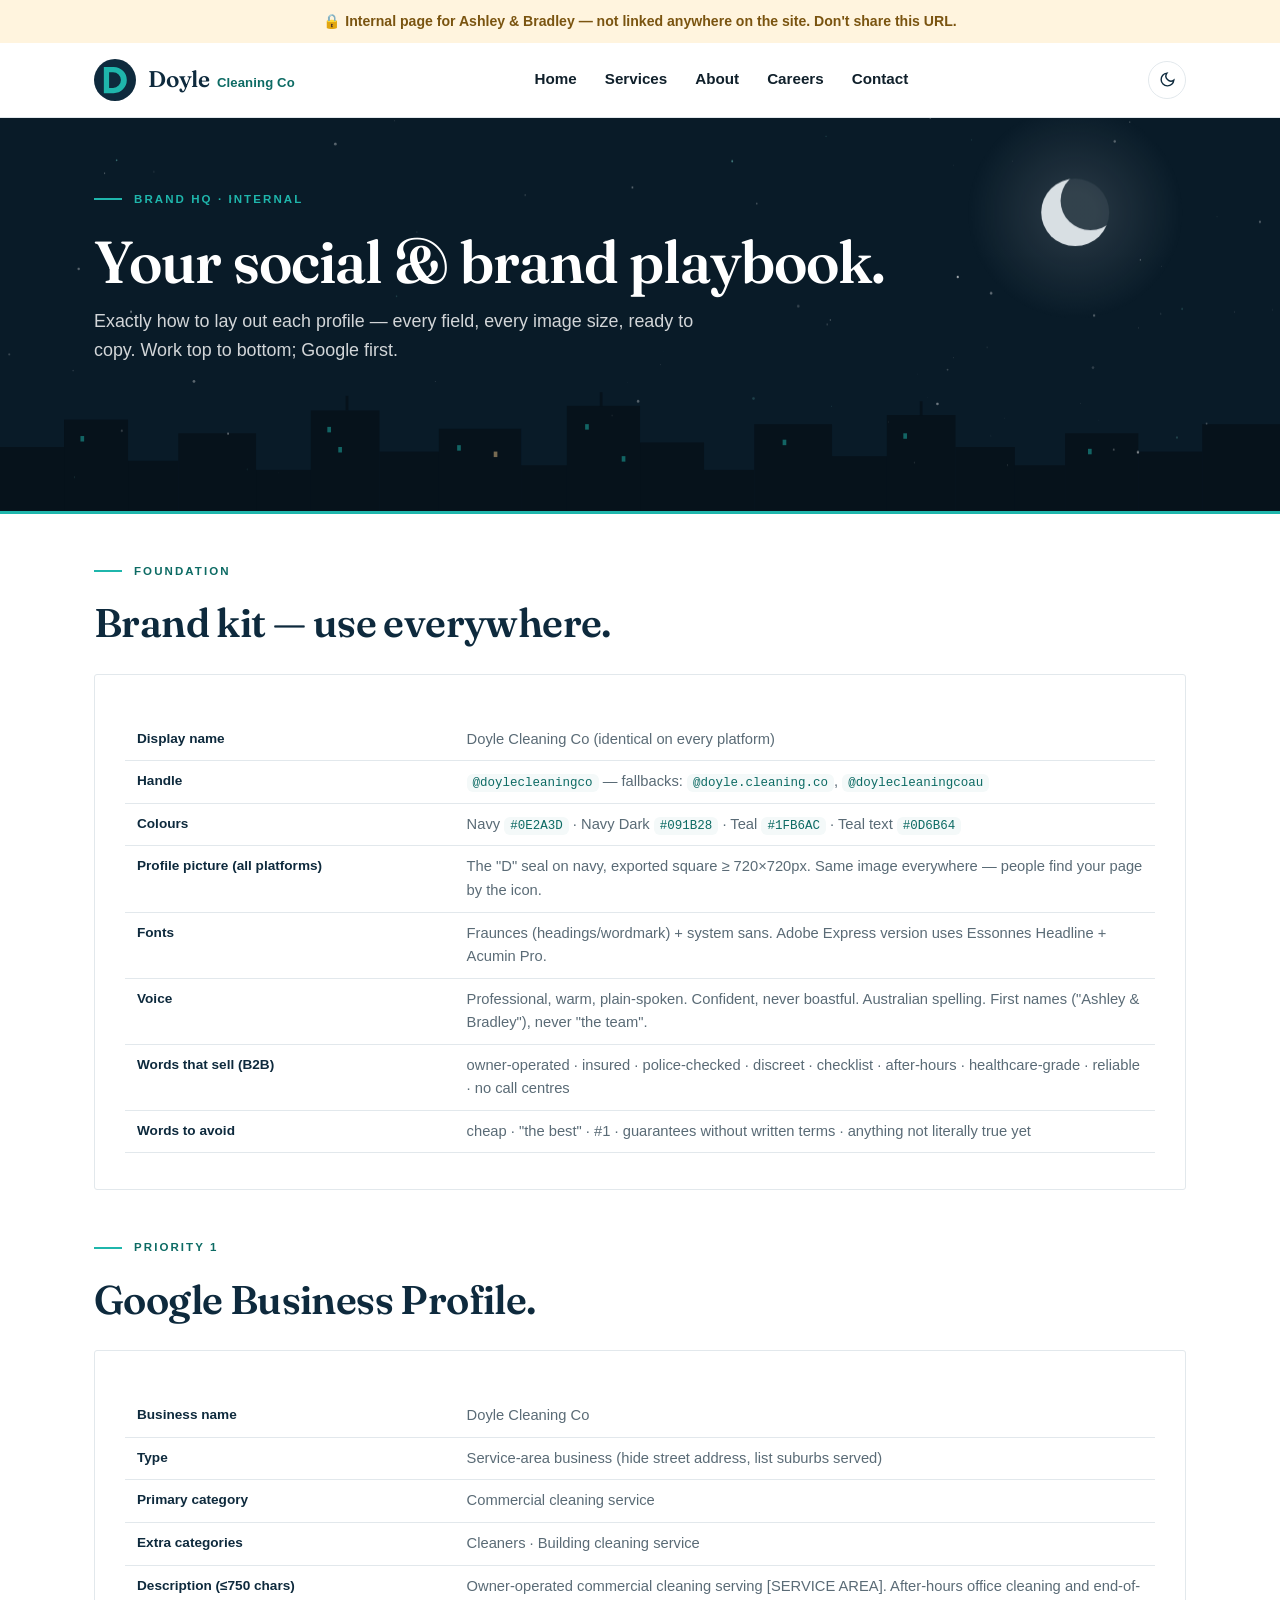
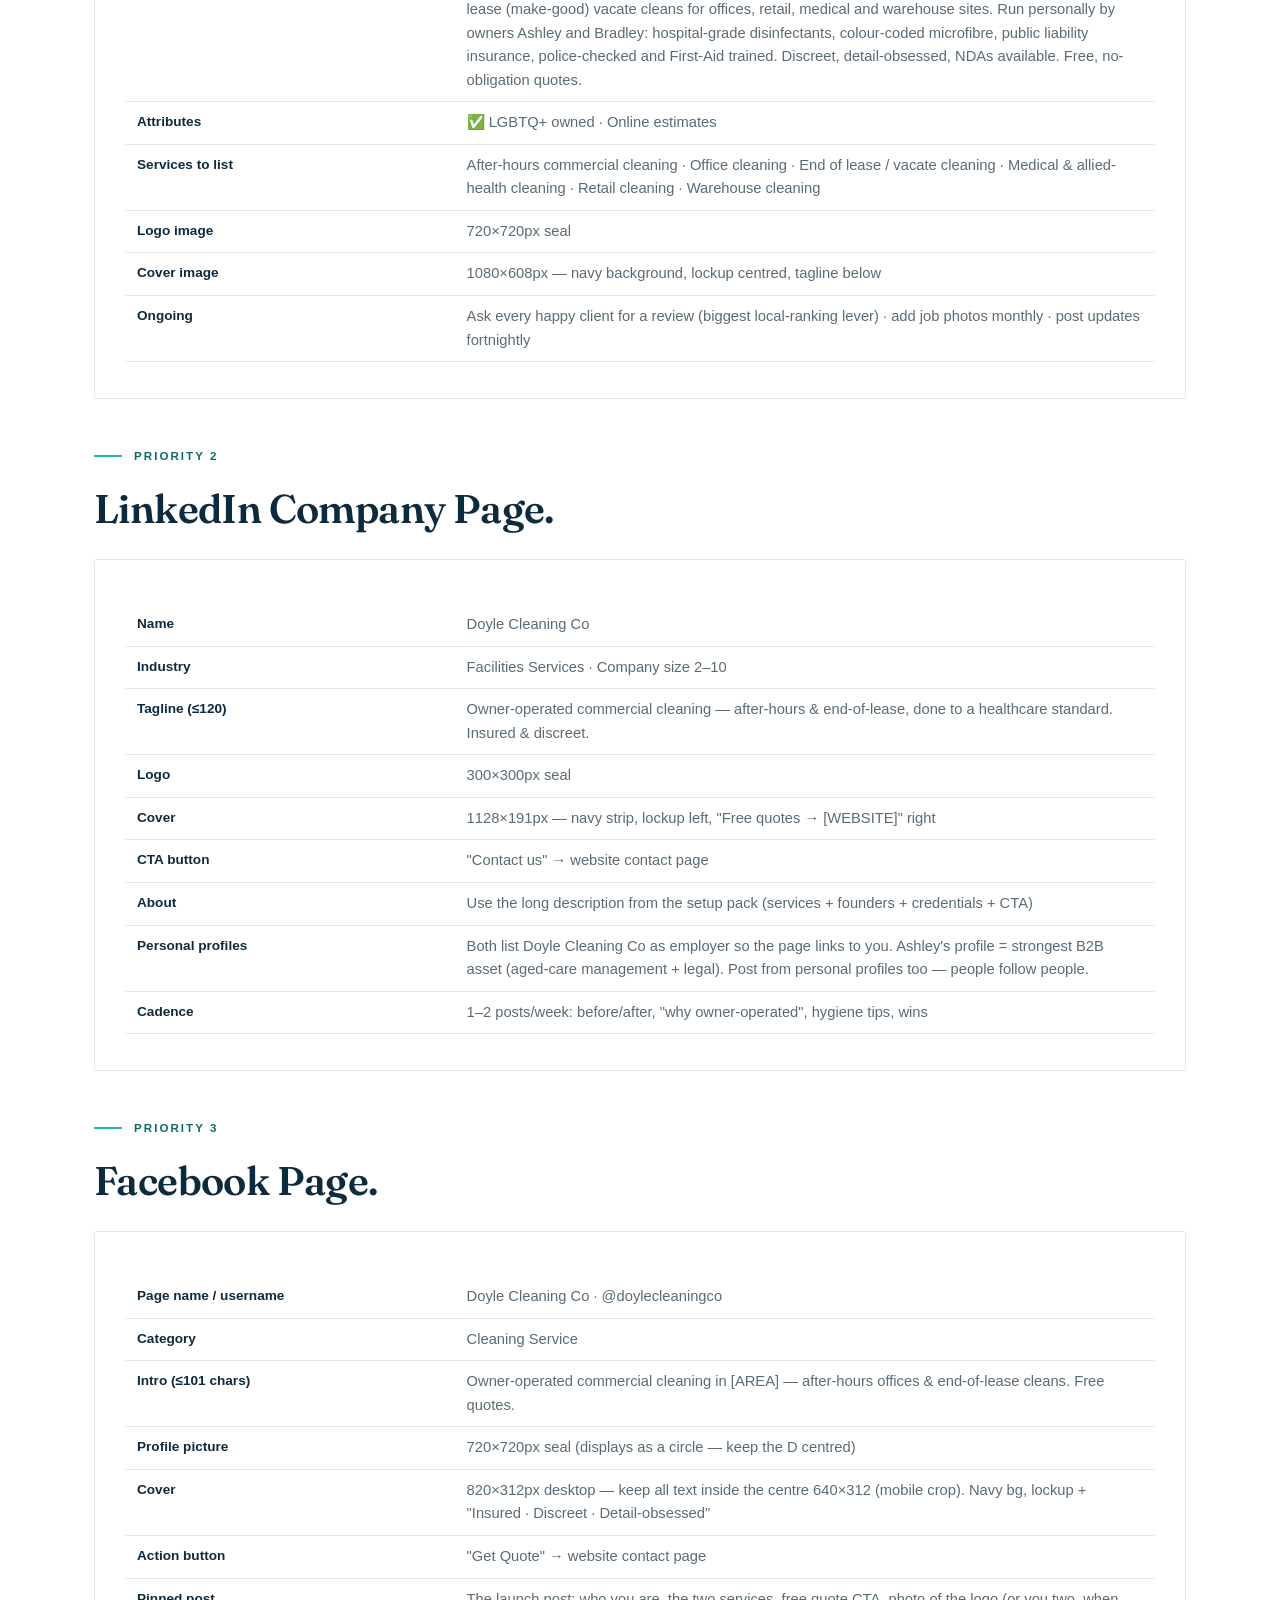
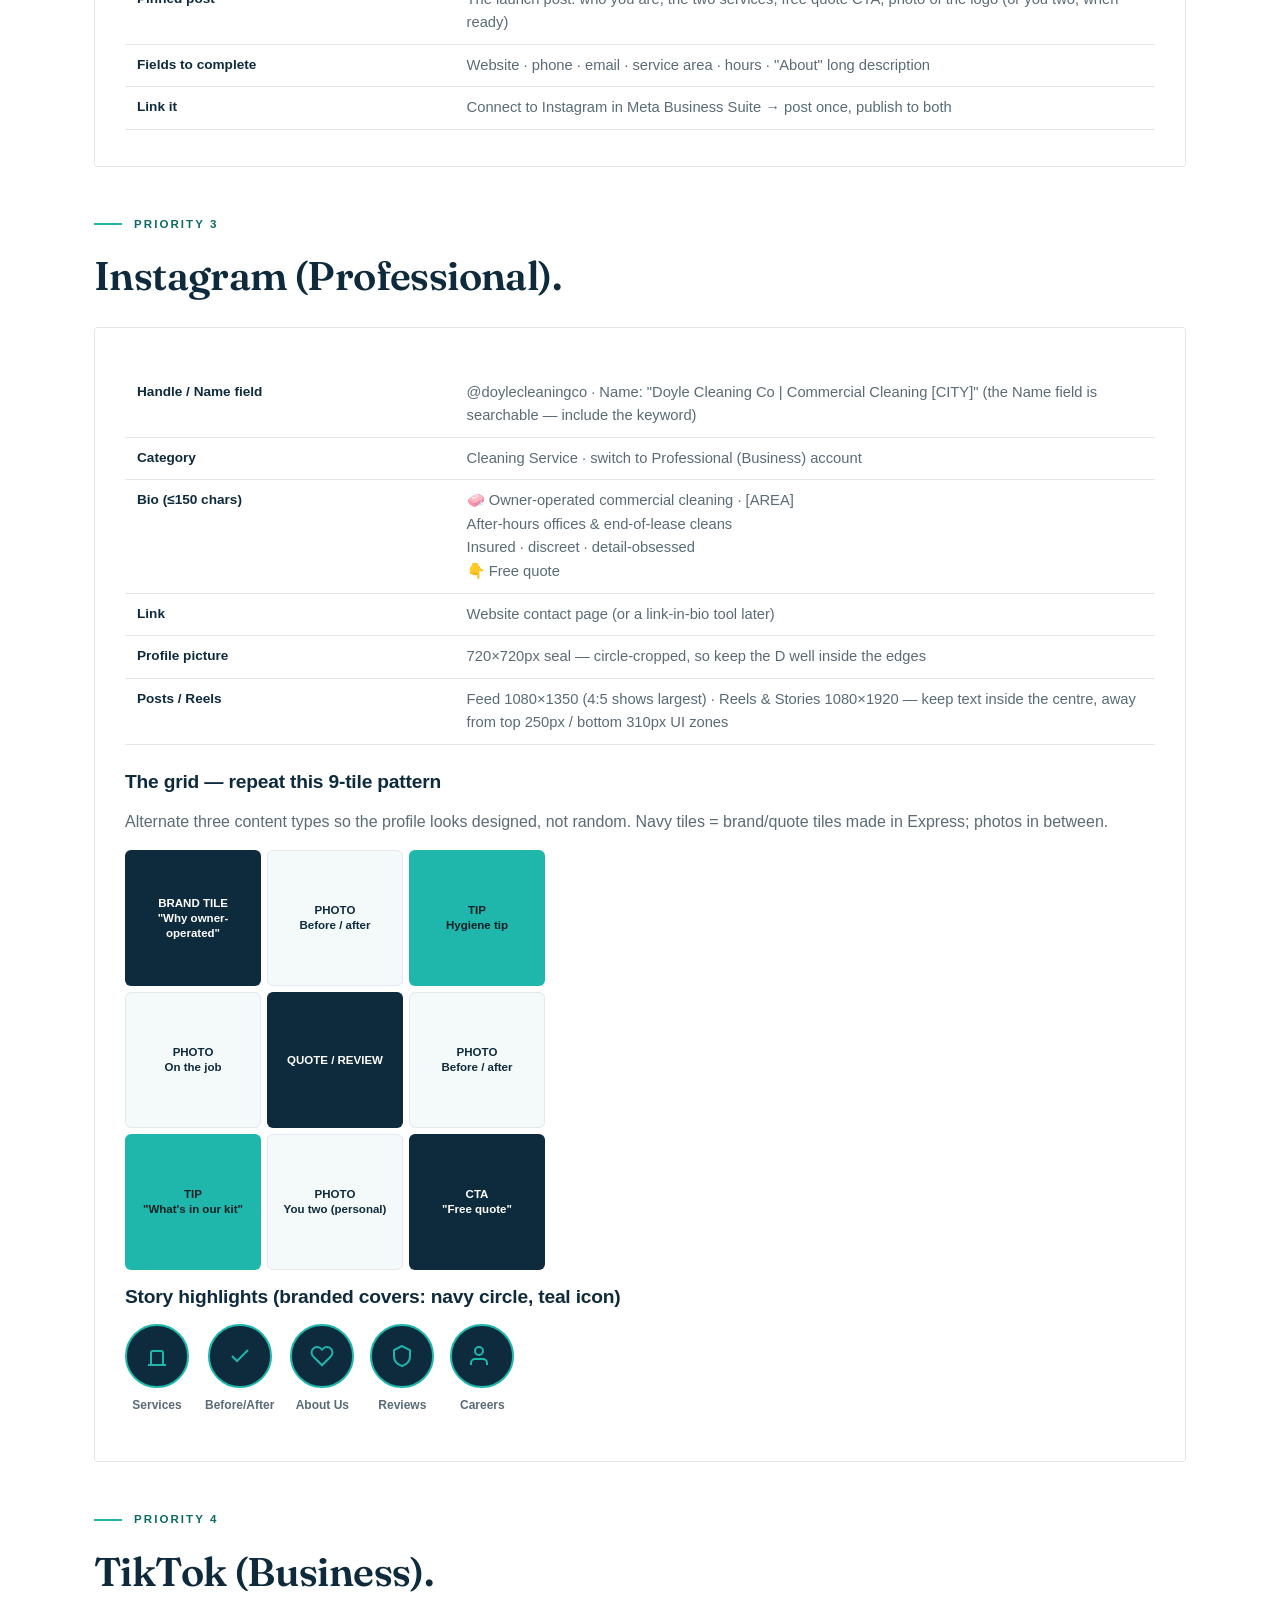
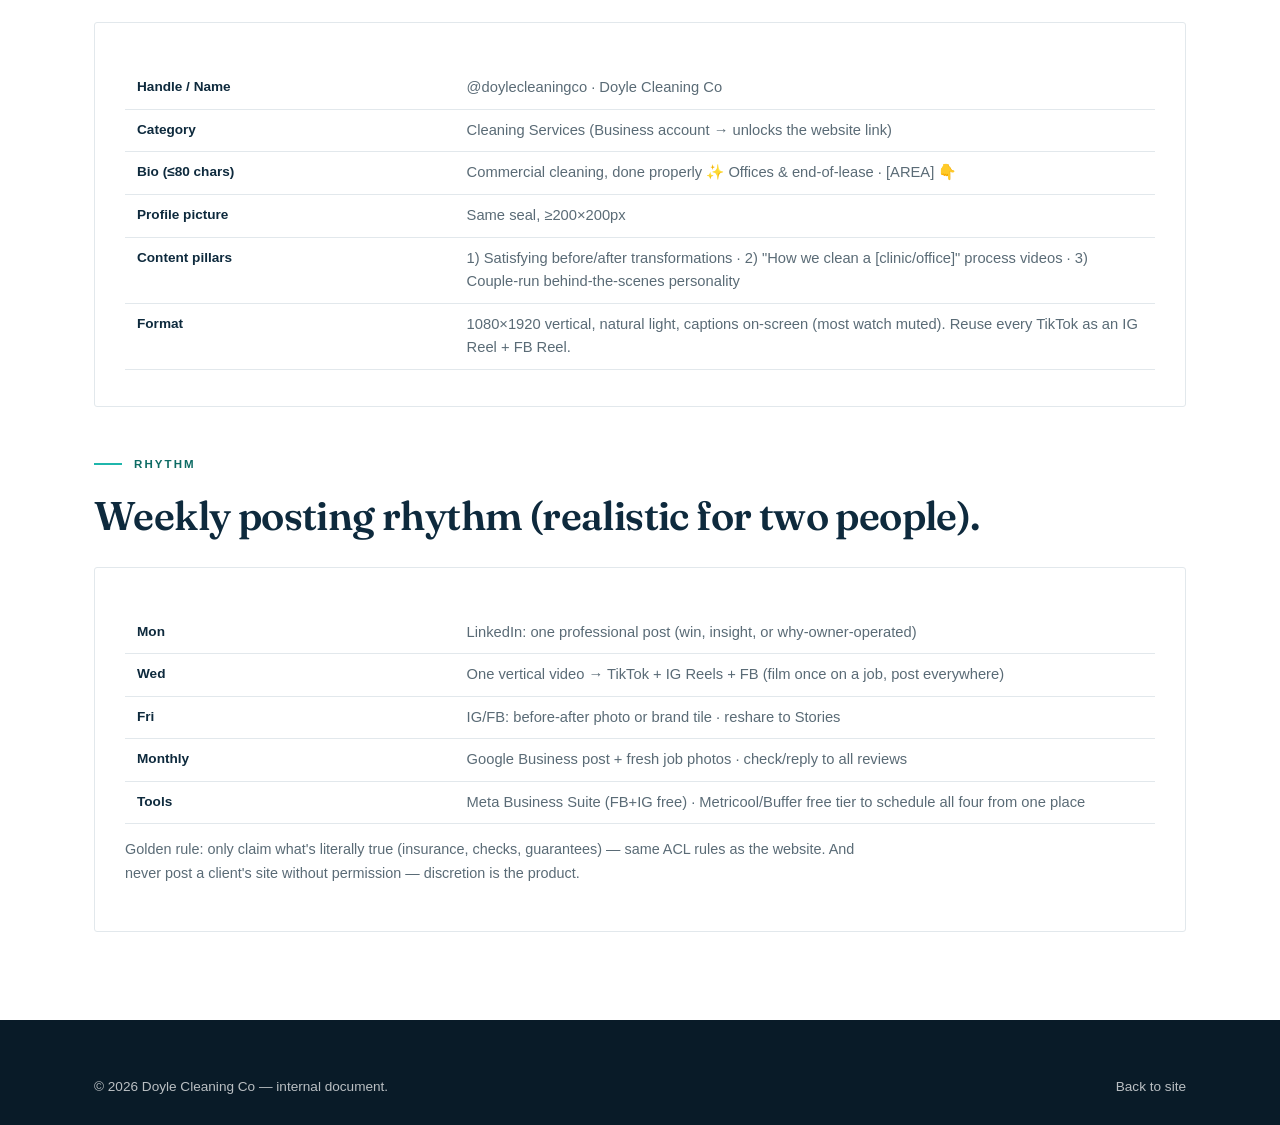
<file: brand-hq.html>
<!doctype html>
<html lang="en-AU">
<head>
<meta charset="UTF-8" />
<meta name="viewport" content="width=device-width, initial-scale=1.0" />
<meta name="robots" content="noindex, nofollow" />
<title>Brand HQ (Internal) | Doyle Cleaning Co</title>
<meta name="description" content="Internal brand and social media playbook for Doyle Cleaning Co." />
<meta name="theme-color" content="#0e2a3d" />
<link rel="icon" href="assets/favicon.svg" type="image/svg+xml" />
<script>try{var t=localStorage.getItem('doyle-theme');if(t){document.documentElement.dataset.theme=t}else if(matchMedia('(prefers-color-scheme: dark)').matches){document.documentElement.dataset.theme='dark'}}catch(e){}</script>
<link rel="stylesheet" href="assets/styles.css" />
</head>
<body>
<a href="#main" class="skip-link">Skip to content</a>

<div class="internal-strip">🔒 Internal page for Ashley &amp; Bradley — not linked anywhere on the site. Don't share this URL.</div>

<header class="site">
  <div class="nav">
    <a href="index.html" class="brand" aria-label="Doyle Cleaning Co home">
      <svg class="logo-badge" viewBox="0 0 64 64" aria-hidden="true">
        <circle cx="32" cy="32" r="32" fill="#0e2a3d"/>
        <path fill="#1fb6ac" fill-rule="evenodd" transform="translate(-3 0)" d="M18 12 H33 A19 19 0 0 1 33 52 H18 Z M26 20 H32 A11.5 11.5 0 0 1 32 44 H26 Z"/>
      </svg>
      <span class="wm"><span class="wm-name">Doyle</span> <span class="wm-sub">Cleaning&nbsp;Co</span></span>
    </a>
    <nav class="links" id="navLinks" aria-label="Primary">
      <a href="index.html">Home</a>
      <a href="services.html">Services</a>
      <a href="about.html">About</a>
      <a href="careers.html">Careers</a>
      <a href="contact.html">Contact</a>
      <a href="contact.html" class="mobile-cta">Get a Quote</a>
    </nav>
    <div class="nav-cta">
      <button class="theme-toggle" id="themeToggle" aria-label="Toggle night mode" title="Night shift" type="button">
        <svg class="moon" width="17" height="17" viewBox="0 0 24 24" fill="none" stroke="currentColor" stroke-width="2" aria-hidden="true"><path d="M21 12.79A9 9 0 1 1 11.21 3 7 7 0 0 0 21 12.79Z"/></svg>
        <svg class="sun" width="17" height="17" viewBox="0 0 24 24" fill="none" stroke="currentColor" stroke-width="2" aria-hidden="true"><circle cx="12" cy="12" r="4"/><path d="M12 2v2M12 20v2M4.9 4.9l1.4 1.4M17.7 17.7l1.4 1.4M2 12h2M20 12h2M4.9 19.1l1.4-1.4M17.7 6.3l1.4-1.4"/></svg>
      </button>
      <button class="menu-toggle" id="menuToggle" aria-label="Toggle menu" aria-controls="navLinks" aria-expanded="false">
        <span></span><span></span><span></span>
      </button>
    </div>
  </div>
</header>

<main id="main">

<section class="page-hero">
  <div class="wrap">
    <span class="eyebrow">Brand HQ · Internal</span>
    <h1>Your social &amp; brand playbook.</h1>
    <p>Exactly how to lay out each profile — every field, every image size, ready to copy. Work top to bottom; Google first.</p>
  </div>
</section>

<section style="padding-top:48px;">
  <div class="wrap">

    <span class="eyebrow">Foundation</span>
    <h2>Brand kit — use everywhere.</h2>
    <div class="spec-card">
      <table class="spec-table">
        <tr><th>Display name</th><td>Doyle Cleaning Co (identical on every platform)</td></tr>
        <tr><th>Handle</th><td><code>@doylecleaningco</code> — fallbacks: <code>@doyle.cleaning.co</code>, <code>@doylecleaningcoau</code></td></tr>
        <tr><th>Colours</th><td>Navy <code>#0E2A3D</code> · Navy Dark <code>#091B28</code> · Teal <code>#1FB6AC</code> · Teal text <code>#0D6B64</code></td></tr>
        <tr><th>Profile picture (all platforms)</th><td>The "D" seal on navy, exported square ≥ 720×720px. Same image everywhere — people find your page by the icon.</td></tr>
        <tr><th>Fonts</th><td>Fraunces (headings/wordmark) + system sans. Adobe Express version uses Essonnes Headline + Acumin Pro.</td></tr>
        <tr><th>Voice</th><td>Professional, warm, plain-spoken. Confident, never boastful. Australian spelling. First names ("Ashley &amp; Bradley"), never "the team".</td></tr>
        <tr><th>Words that sell (B2B)</th><td>owner-operated · insured · police-checked · discreet · checklist · after-hours · healthcare-grade · reliable · no call centres</td></tr>
        <tr><th>Words to avoid</th><td>cheap · "the best" · #1 · guarantees without written terms · anything not literally true yet</td></tr>
      </table>
    </div>

    <span class="eyebrow" style="margin-top:48px;">Priority 1</span>
    <h2>Google Business Profile.</h2>
    <div class="spec-card">
      <table class="spec-table">
        <tr><th>Business name</th><td>Doyle Cleaning Co</td></tr>
        <tr><th>Type</th><td>Service-area business (hide street address, list suburbs served)</td></tr>
        <tr><th>Primary category</th><td>Commercial cleaning service</td></tr>
        <tr><th>Extra categories</th><td>Cleaners · Building cleaning service</td></tr>
        <tr><th>Description (≤750 chars)</th><td>Owner-operated commercial cleaning serving [SERVICE AREA]. After-hours office cleaning and end-of-lease (make-good) vacate cleans for offices, retail, medical and warehouse sites. Run personally by owners Ashley and Bradley: hospital-grade disinfectants, colour-coded microfibre, public liability insurance, police-checked and First-Aid trained. Discreet, detail-obsessed, NDAs available. Free, no-obligation quotes.</td></tr>
        <tr><th>Attributes</th><td>✅ LGBTQ+ owned · Online estimates</td></tr>
        <tr><th>Services to list</th><td>After-hours commercial cleaning · Office cleaning · End of lease / vacate cleaning · Medical &amp; allied-health cleaning · Retail cleaning · Warehouse cleaning</td></tr>
        <tr><th>Logo image</th><td>720×720px seal</td></tr>
        <tr><th>Cover image</th><td>1080×608px — navy background, lockup centred, tagline below</td></tr>
        <tr><th>Ongoing</th><td>Ask every happy client for a review (biggest local-ranking lever) · add job photos monthly · post updates fortnightly</td></tr>
      </table>
    </div>

    <span class="eyebrow" style="margin-top:48px;">Priority 2</span>
    <h2>LinkedIn Company Page.</h2>
    <div class="spec-card">
      <table class="spec-table">
        <tr><th>Name</th><td>Doyle Cleaning Co</td></tr>
        <tr><th>Industry</th><td>Facilities Services · Company size 2–10</td></tr>
        <tr><th>Tagline (≤120)</th><td>Owner-operated commercial cleaning — after-hours &amp; end-of-lease, done to a healthcare standard. Insured &amp; discreet.</td></tr>
        <tr><th>Logo</th><td>300×300px seal</td></tr>
        <tr><th>Cover</th><td>1128×191px — navy strip, lockup left, "Free quotes → [WEBSITE]" right</td></tr>
        <tr><th>CTA button</th><td>"Contact us" → website contact page</td></tr>
        <tr><th>About</th><td>Use the long description from the setup pack (services + founders + credentials + CTA)</td></tr>
        <tr><th>Personal profiles</th><td>Both list Doyle Cleaning Co as employer so the page links to you. Ashley's profile = strongest B2B asset (aged-care management + legal). Post from personal profiles too — people follow people.</td></tr>
        <tr><th>Cadence</th><td>1–2 posts/week: before/after, "why owner-operated", hygiene tips, wins</td></tr>
      </table>
    </div>

    <span class="eyebrow" style="margin-top:48px;">Priority 3</span>
    <h2>Facebook Page.</h2>
    <div class="spec-card">
      <table class="spec-table">
        <tr><th>Page name / username</th><td>Doyle Cleaning Co · @doylecleaningco</td></tr>
        <tr><th>Category</th><td>Cleaning Service</td></tr>
        <tr><th>Intro (≤101 chars)</th><td>Owner-operated commercial cleaning in [AREA] — after-hours offices &amp; end-of-lease cleans. Free quotes.</td></tr>
        <tr><th>Profile picture</th><td>720×720px seal (displays as a circle — keep the D centred)</td></tr>
        <tr><th>Cover</th><td>820×312px desktop — keep all text inside the centre 640×312 (mobile crop). Navy bg, lockup + "Insured · Discreet · Detail-obsessed"</td></tr>
        <tr><th>Action button</th><td>"Get Quote" → website contact page</td></tr>
        <tr><th>Pinned post</th><td>The launch post: who you are, the two services, free quote CTA, photo of the logo (or you two, when ready)</td></tr>
        <tr><th>Fields to complete</th><td>Website · phone · email · service area · hours · "About" long description</td></tr>
        <tr><th>Link it</th><td>Connect to Instagram in Meta Business Suite → post once, publish to both</td></tr>
      </table>
    </div>

    <span class="eyebrow" style="margin-top:48px;">Priority 3</span>
    <h2>Instagram (Professional).</h2>
    <div class="spec-card">
      <table class="spec-table">
        <tr><th>Handle / Name field</th><td>@doylecleaningco · Name: "Doyle Cleaning Co | Commercial Cleaning [CITY]" (the Name field is searchable — include the keyword)</td></tr>
        <tr><th>Category</th><td>Cleaning Service · switch to Professional (Business) account</td></tr>
        <tr><th>Bio (≤150 chars)</th><td>🧼 Owner-operated commercial cleaning · [AREA]<br>After-hours offices &amp; end-of-lease cleans<br>Insured · discreet · detail-obsessed<br>👇 Free quote</td></tr>
        <tr><th>Link</th><td>Website contact page (or a link-in-bio tool later)</td></tr>
        <tr><th>Profile picture</th><td>720×720px seal — circle-cropped, so keep the D well inside the edges</td></tr>
        <tr><th>Posts / Reels</th><td>Feed 1080×1350 (4:5 shows largest) · Reels &amp; Stories 1080×1920 — keep text inside the centre, away from top 250px / bottom 310px UI zones</td></tr>
      </table>
      <h3 style="margin-top:26px;">The grid — repeat this 9-tile pattern</h3>
      <p>Alternate three content types so the profile looks designed, not random. Navy tiles = brand/quote tiles made in Express; photos in between.</p>
      <div class="ig-grid" aria-label="Instagram grid layout example">
        <div class="ig-tile navy">BRAND TILE<br>"Why owner-operated"</div>
        <div class="ig-tile lite">PHOTO<br>Before / after</div>
        <div class="ig-tile teal">TIP<br>Hygiene tip</div>
        <div class="ig-tile lite">PHOTO<br>On the job</div>
        <div class="ig-tile navy">QUOTE / REVIEW</div>
        <div class="ig-tile lite">PHOTO<br>Before / after</div>
        <div class="ig-tile teal">TIP<br>"What's in our kit"</div>
        <div class="ig-tile lite">PHOTO<br>You two (personal)</div>
        <div class="ig-tile navy">CTA<br>"Free quote"</div>
      </div>
      <h3>Story highlights (branded covers: navy circle, teal icon)</h3>
      <div class="hl-row">
        <div class="hl"><span class="dot"><svg width="24" height="24" viewBox="0 0 24 24" fill="none" stroke="currentColor" stroke-width="2"><path d="M3 21h18M6 21V9a2 2 0 0 1 2-2h8a2 2 0 0 1 2 2v12"/></svg></span>Services</div>
        <div class="hl"><span class="dot"><svg width="24" height="24" viewBox="0 0 24 24" fill="none" stroke="currentColor" stroke-width="2"><path d="M20 6 9 17l-5-5"/></svg></span>Before/After</div>
        <div class="hl"><span class="dot"><svg width="24" height="24" viewBox="0 0 24 24" fill="none" stroke="currentColor" stroke-width="2"><path d="M20.84 4.61a5.5 5.5 0 0 0-7.78 0L12 5.67l-1.06-1.06a5.5 5.5 0 0 0-7.78 7.78l1.06 1.06L12 21.23l7.78-7.78 1.06-1.06a5.5 5.5 0 0 0 0-7.78Z"/></svg></span>About Us</div>
        <div class="hl"><span class="dot"><svg width="24" height="24" viewBox="0 0 24 24" fill="none" stroke="currentColor" stroke-width="2"><path d="M12 2 4 6v6c0 5 3.5 8.5 8 10 4.5-1.5 8-5 8-10V6z"/></svg></span>Reviews</div>
        <div class="hl"><span class="dot"><svg width="24" height="24" viewBox="0 0 24 24" fill="none" stroke="currentColor" stroke-width="2"><path d="M17 21v-2a4 4 0 0 0-4-4H5a4 4 0 0 0-4 4v2M9 11a4 4 0 1 0 0-8 4 4 0 0 0 0 8Z"/></svg></span>Careers</div>
      </div>
    </div>

    <span class="eyebrow" style="margin-top:48px;">Priority 4</span>
    <h2>TikTok (Business).</h2>
    <div class="spec-card">
      <table class="spec-table">
        <tr><th>Handle / Name</th><td>@doylecleaningco · Doyle Cleaning Co</td></tr>
        <tr><th>Category</th><td>Cleaning Services (Business account → unlocks the website link)</td></tr>
        <tr><th>Bio (≤80 chars)</th><td>Commercial cleaning, done properly ✨ Offices &amp; end-of-lease · [AREA] 👇</td></tr>
        <tr><th>Profile picture</th><td>Same seal, ≥200×200px</td></tr>
        <tr><th>Content pillars</th><td>1) Satisfying before/after transformations · 2) "How we clean a [clinic/office]" process videos · 3) Couple-run behind-the-scenes personality</td></tr>
        <tr><th>Format</th><td>1080×1920 vertical, natural light, captions on-screen (most watch muted). Reuse every TikTok as an IG Reel + FB Reel.</td></tr>
      </table>
    </div>

    <span class="eyebrow" style="margin-top:48px;">Rhythm</span>
    <h2>Weekly posting rhythm (realistic for two people).</h2>
    <div class="spec-card">
      <table class="spec-table">
        <tr><th>Mon</th><td>LinkedIn: one professional post (win, insight, or why-owner-operated)</td></tr>
        <tr><th>Wed</th><td>One vertical video → TikTok + IG Reels + FB (film once on a job, post everywhere)</td></tr>
        <tr><th>Fri</th><td>IG/FB: before-after photo or brand tile · reshare to Stories</td></tr>
        <tr><th>Monthly</th><td>Google Business post + fresh job photos · check/reply to all reviews</td></tr>
        <tr><th>Tools</th><td>Meta Business Suite (FB+IG free) · Metricool/Buffer free tier to schedule all four from one place</td></tr>
      </table>
      <p style="margin-top:14px;" class="standards-note">Golden rule: only claim what's literally true (insurance, checks, guarantees) — same ACL rules as the website. And never post a client's site without permission — discretion is the product.</p>
    </div>

  </div>
</section>

</main>

<footer class="site">
  <div class="wrap">
    <div class="footer-bottom" style="border-top:none; padding-top:0;">
      <span>© <span class="js-year">2026</span> Doyle Cleaning Co — internal document.</span>
      <span><a href="index.html">Back to site</a></span>
    </div>
  </div>
</footer>

<script src="assets/night-sky.js"></script>
<script src="assets/script.js"></script>
</body>
</html>
</file>
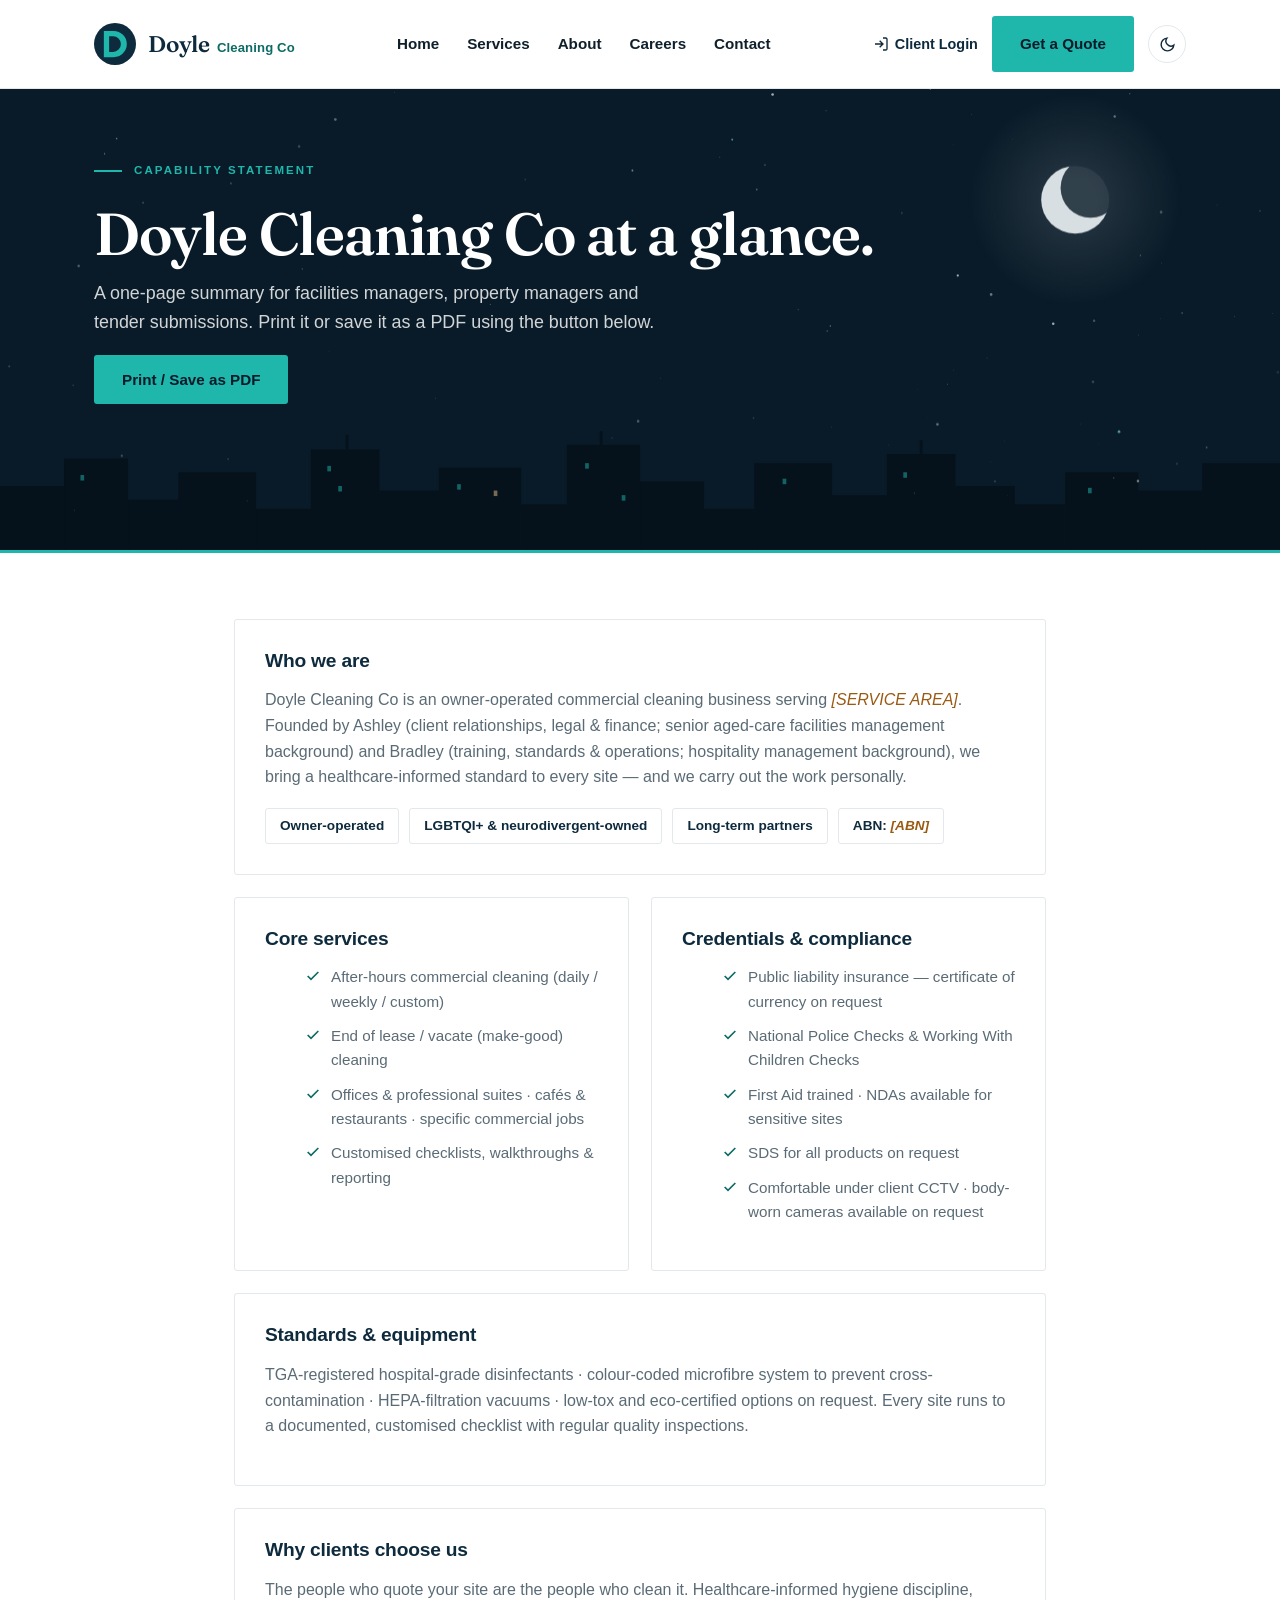
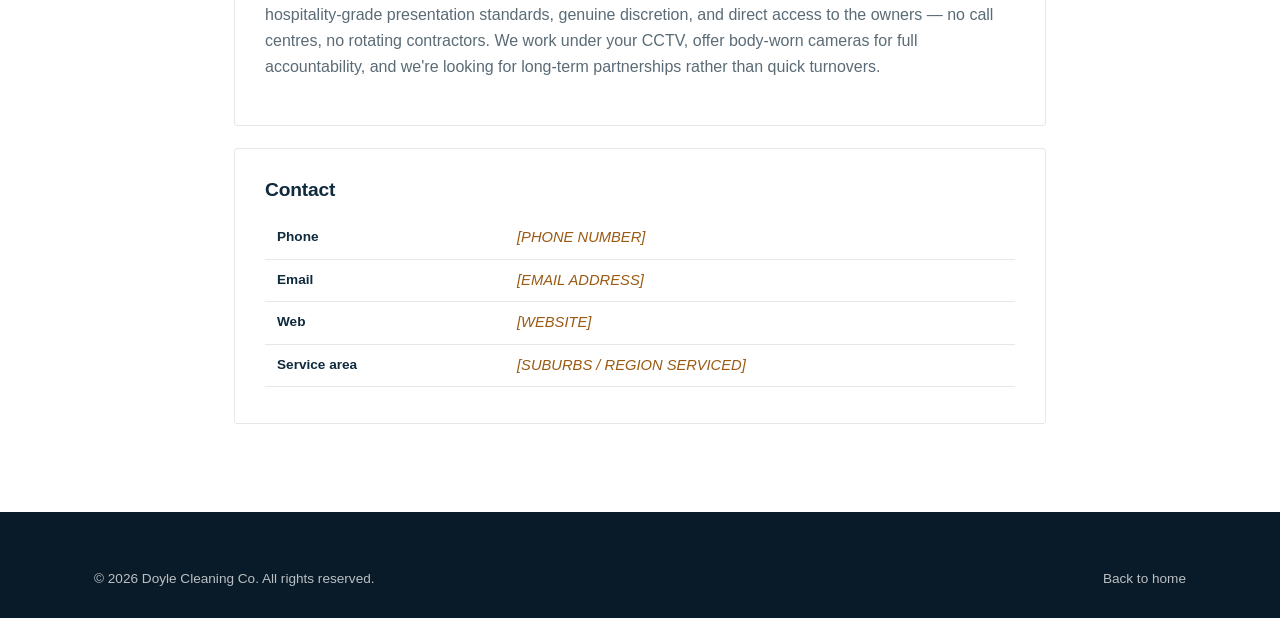
<file: capability.html>
<!doctype html>
<html lang="en-AU">
<head>
<meta charset="UTF-8" />
<meta name="viewport" content="width=device-width, initial-scale=1.0" />
<meta name="robots" content="noindex, nofollow" />
<title>Capability Statement | Doyle Cleaning Co</title>
<meta name="description" content="Doyle Cleaning Co capability statement — owner-operated commercial cleaning: services, standards, credentials and contact details." />
<meta name="theme-color" content="#0e2a3d" />
<link rel="icon" href="assets/favicon.svg" type="image/svg+xml" />
<script>try{var t=localStorage.getItem('doyle-theme');if(t){document.documentElement.dataset.theme=t}else if(matchMedia('(prefers-color-scheme: dark)').matches){document.documentElement.dataset.theme='dark'}}catch(e){}</script>
<link rel="stylesheet" href="assets/styles.css" />
</head>
<body>
<a href="#main" class="skip-link">Skip to content</a>

<header class="site">
  <div class="nav">
    <a href="index.html" class="brand" aria-label="Doyle Cleaning Co home">
      <svg class="logo-badge" viewBox="0 0 64 64" aria-hidden="true">
        <circle cx="32" cy="32" r="32" fill="#0e2a3d"/>
        <path fill="#1fb6ac" fill-rule="evenodd" transform="translate(-3 0)" d="M18 12 H33 A19 19 0 0 1 33 52 H18 Z M26 20 H32 A11.5 11.5 0 0 1 32 44 H26 Z"/>
      </svg>
      <span class="wm"><span class="wm-name">Doyle</span> <span class="wm-sub">Cleaning&nbsp;Co</span></span>
    </a>
    <nav class="links" id="navLinks" aria-label="Primary">
      <a href="index.html">Home</a>
      <a href="services.html">Services</a>
      <a href="about.html">About</a>
      <a href="careers.html">Careers</a>
      <a href="contact.html">Contact</a>
      <a href="contact.html" class="mobile-cta">Get a Quote</a>
    </nav>
    <div class="nav-cta">
      <a href="login.html" class="nav-login">
        <svg width="16" height="16" viewBox="0 0 24 24" fill="none" stroke="currentColor" stroke-width="2" aria-hidden="true"><path d="M15 3h4a2 2 0 0 1 2 2v14a2 2 0 0 1-2 2h-4M10 17l5-5-5-5M15 12H3"/></svg>
        Client Login
      </a>
      <a href="contact.html" class="btn btn-primary">Get a Quote</a>
      <button class="theme-toggle" id="themeToggle" aria-label="Toggle night mode" title="Night shift" type="button">
        <svg class="moon" width="17" height="17" viewBox="0 0 24 24" fill="none" stroke="currentColor" stroke-width="2" aria-hidden="true"><path d="M21 12.79A9 9 0 1 1 11.21 3 7 7 0 0 0 21 12.79Z"/></svg>
        <svg class="sun" width="17" height="17" viewBox="0 0 24 24" fill="none" stroke="currentColor" stroke-width="2" aria-hidden="true"><circle cx="12" cy="12" r="4"/><path d="M12 2v2M12 20v2M4.9 4.9l1.4 1.4M17.7 17.7l1.4 1.4M2 12h2M20 12h2M4.9 19.1l1.4-1.4M17.7 6.3l1.4-1.4"/></svg>
      </button>
      <button class="menu-toggle" id="menuToggle" aria-label="Toggle menu" aria-controls="navLinks" aria-expanded="false">
        <span></span><span></span><span></span>
      </button>
    </div>
  </div>
</header>

<main id="main">

<section class="page-hero">
  <div class="wrap">
    <span class="eyebrow">Capability Statement</span>
    <h1>Doyle Cleaning Co at a glance.</h1>
    <p>A one-page summary for facilities managers, property managers and tender submissions. Print it or save it as a PDF using the button below.</p>
    <p style="margin-top:18px;"><button class="btn btn-primary" type="button" onclick="window.print()">Print / Save as PDF</button></p>
  </div>
</section>

<section style="padding-top:44px;">
  <div class="wrap cap-sheet">

    <div class="spec-card">
      <h3>Who we are</h3>
      <p>Doyle Cleaning Co is an owner-operated commercial cleaning business serving <span class="placeholder">[SERVICE AREA]</span>. Founded by Ashley (client relationships, legal &amp; finance; senior aged-care facilities management background) and Bradley (training, standards &amp; operations; hospitality management background), we bring a healthcare-informed standard to every site — and we carry out the work personally.</p>
      <div class="pill-row">
        <span class="pill">Owner-operated</span>
        <span class="pill">LGBTQI+ &amp; neurodivergent-owned</span>
        <span class="pill">Long-term partners</span>
        <span class="pill">ABN: <span class="placeholder">[ABN]</span></span>
      </div>
    </div>

    <div class="cap-two">
      <div class="spec-card">
        <h3>Core services</h3>
        <ul>
          <li class="li-check"><svg width="16" height="16" viewBox="0 0 24 24" fill="none" stroke="currentColor" stroke-width="2.5" aria-hidden="true"><path d="M20 6 9 17l-5-5"/></svg> After-hours commercial cleaning (daily / weekly / custom)</li>
          <li class="li-check"><svg width="16" height="16" viewBox="0 0 24 24" fill="none" stroke="currentColor" stroke-width="2.5" aria-hidden="true"><path d="M20 6 9 17l-5-5"/></svg> End of lease / vacate (make-good) cleaning</li>
          <li class="li-check"><svg width="16" height="16" viewBox="0 0 24 24" fill="none" stroke="currentColor" stroke-width="2.5" aria-hidden="true"><path d="M20 6 9 17l-5-5"/></svg> Offices &amp; professional suites · caf&eacute;s &amp; restaurants · specific commercial jobs</li>
          <li class="li-check"><svg width="16" height="16" viewBox="0 0 24 24" fill="none" stroke="currentColor" stroke-width="2.5" aria-hidden="true"><path d="M20 6 9 17l-5-5"/></svg> Customised checklists, walkthroughs &amp; reporting</li>
        </ul>
      </div>
      <div class="spec-card">
        <h3>Credentials &amp; compliance</h3>
        <ul>
          <li class="li-check"><svg width="16" height="16" viewBox="0 0 24 24" fill="none" stroke="currentColor" stroke-width="2.5" aria-hidden="true"><path d="M20 6 9 17l-5-5"/></svg> Public liability insurance — certificate of currency on request</li>
          <li class="li-check"><svg width="16" height="16" viewBox="0 0 24 24" fill="none" stroke="currentColor" stroke-width="2.5" aria-hidden="true"><path d="M20 6 9 17l-5-5"/></svg> National Police Checks &amp; Working With Children Checks</li>
          <li class="li-check"><svg width="16" height="16" viewBox="0 0 24 24" fill="none" stroke="currentColor" stroke-width="2.5" aria-hidden="true"><path d="M20 6 9 17l-5-5"/></svg> First Aid trained · NDAs available for sensitive sites</li>
          <li class="li-check"><svg width="16" height="16" viewBox="0 0 24 24" fill="none" stroke="currentColor" stroke-width="2.5" aria-hidden="true"><path d="M20 6 9 17l-5-5"/></svg> SDS for all products on request</li>
          <li class="li-check"><svg width="16" height="16" viewBox="0 0 24 24" fill="none" stroke="currentColor" stroke-width="2.5" aria-hidden="true"><path d="M20 6 9 17l-5-5"/></svg> Comfortable under client CCTV · body-worn cameras available on request</li>
        </ul>
      </div>
    </div>

    <div class="spec-card">
      <h3>Standards &amp; equipment</h3>
      <p>TGA-registered hospital-grade disinfectants · colour-coded microfibre system to prevent cross-contamination · HEPA-filtration vacuums · low-tox and eco-certified options on request. Every site runs to a documented, customised checklist with regular quality inspections.</p>
    </div>

    <div class="spec-card">
      <h3>Why clients choose us</h3>
      <p>The people who quote your site are the people who clean it. Healthcare-informed hygiene discipline, hospitality-grade presentation standards, genuine discretion, and direct access to the owners — no call centres, no rotating contractors. We work under your CCTV, offer body-worn cameras for full accountability, and we're looking for long-term partnerships rather than quick turnovers.</p>
    </div>

    <div class="spec-card">
      <h3>Contact</h3>
      <table class="spec-table">
        <tr><th>Phone</th><td><span class="placeholder">[PHONE NUMBER]</span></td></tr>
        <tr><th>Email</th><td><span class="placeholder">[EMAIL ADDRESS]</span></td></tr>
        <tr><th>Web</th><td><span class="placeholder">[WEBSITE]</span></td></tr>
        <tr><th>Service area</th><td><span class="placeholder">[SUBURBS / REGION SERVICED]</span></td></tr>
      </table>
    </div>

  </div>
</section>

</main>

<footer class="site">
  <div class="wrap">
    <div class="footer-bottom" style="border-top:none; padding-top:0;">
      <span>© <span class="js-year">2026</span> Doyle Cleaning Co. All rights reserved.</span>
      <span><a href="index.html">Back to home</a></span>
    </div>
  </div>
</footer>

<script src="assets/night-sky.js"></script>
<script src="assets/script.js"></script>
</body>
</html>
</file>
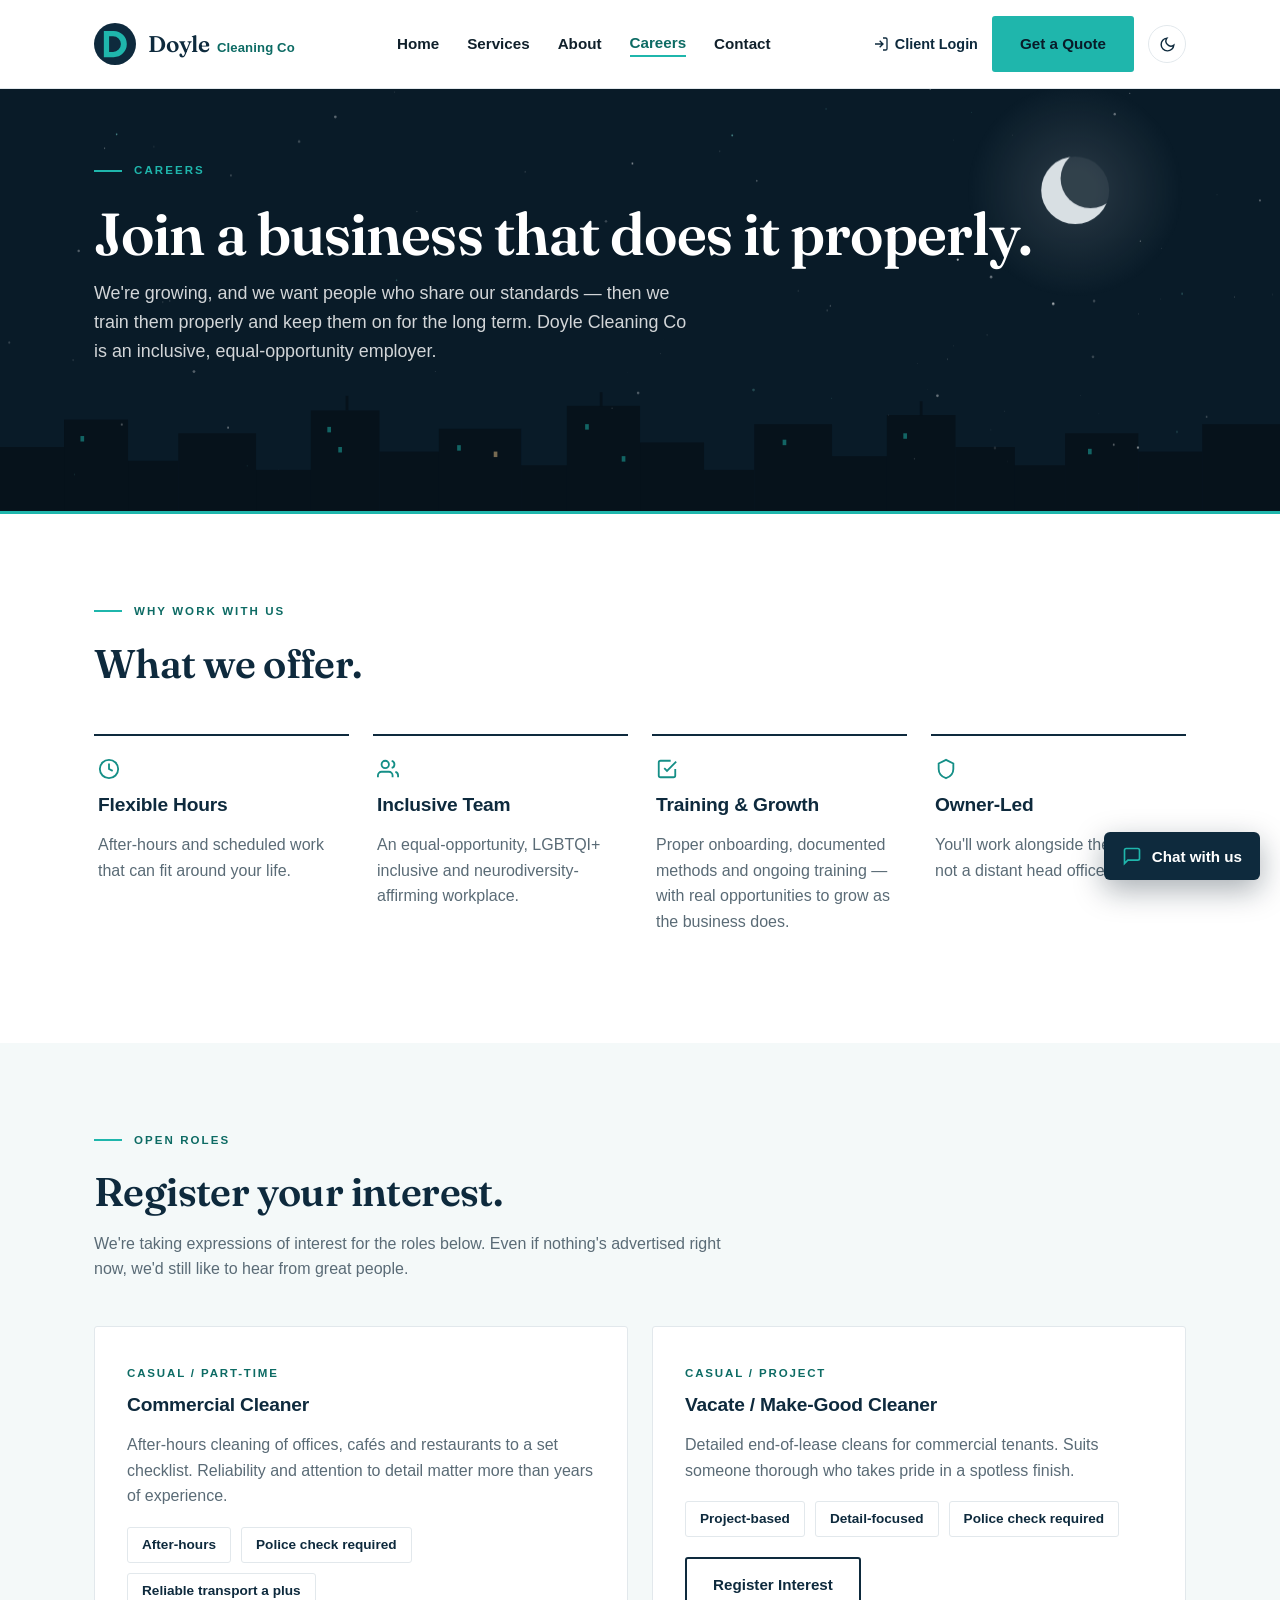
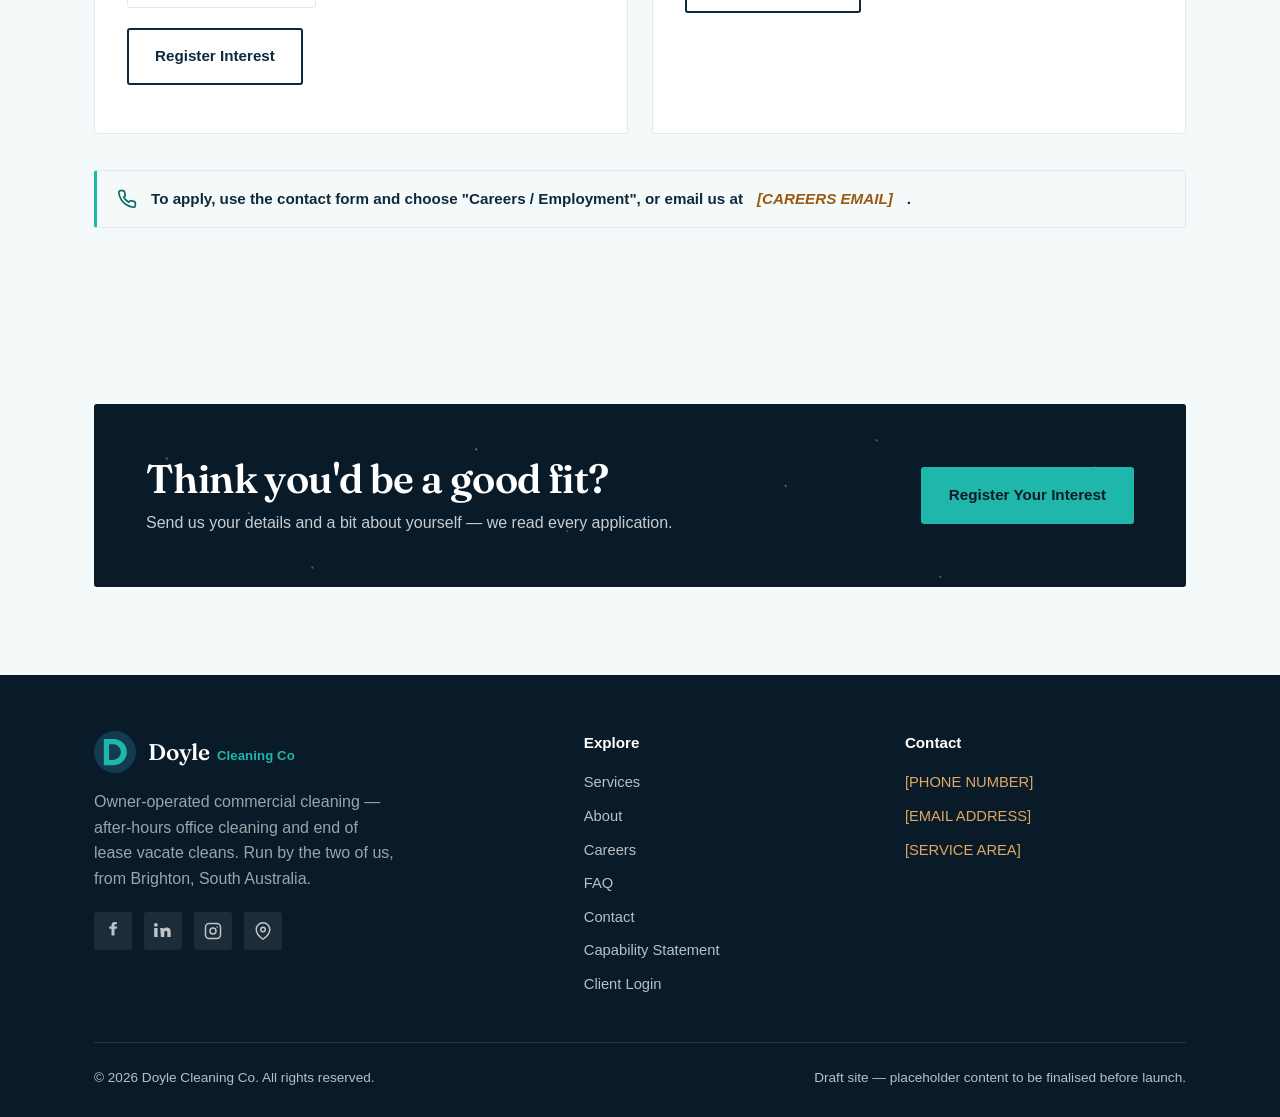
<file: careers.html>
<!doctype html>
<html lang="en-AU">
<head>
<meta charset="UTF-8" />
<meta name="viewport" content="width=device-width, initial-scale=1.0" />
<meta name="robots" content="noindex, nofollow" />
<title>Careers | Doyle Cleaning Co</title>
<meta name="description" content="Cleaning jobs with Doyle Cleaning Co — an inclusive, equal-opportunity commercial cleaning business. Register your interest." />
<meta name="theme-color" content="#0e2a3d" />
<link rel="icon" href="assets/favicon.svg" type="image/svg+xml" />
<script>try{var t=localStorage.getItem('doyle-theme');if(t){document.documentElement.dataset.theme=t}else if(matchMedia('(prefers-color-scheme: dark)').matches){document.documentElement.dataset.theme='dark'}}catch(e){}</script>
<link rel="stylesheet" href="assets/styles.css" />
</head>
<body>
<a href="#main" class="skip-link">Skip to content</a>

<header class="site">
  <div class="nav">
    <a href="index.html" class="brand" aria-label="Doyle Cleaning Co home">
      <svg class="logo-badge" viewBox="0 0 64 64" aria-hidden="true">
        <circle cx="32" cy="32" r="32" fill="#0e2a3d"/>
        <path fill="#1fb6ac" fill-rule="evenodd" transform="translate(-3 0)" d="M18 12 H33 A19 19 0 0 1 33 52 H18 Z M26 20 H32 A11.5 11.5 0 0 1 32 44 H26 Z"/>
      </svg>
      <span class="wm"><span class="wm-name">Doyle</span> <span class="wm-sub">Cleaning&nbsp;Co</span></span>
    </a>
    <nav class="links" id="navLinks" aria-label="Primary">
      <a href="index.html">Home</a>
      <a href="services.html">Services</a>
      <a href="about.html">About</a>
      <a href="careers.html" aria-current="page">Careers</a>
      <a href="contact.html">Contact</a>
      <a href="contact.html" class="mobile-cta">Get a Quote</a>
    </nav>
    <div class="nav-cta">
      <a href="login.html" class="nav-login">
        <svg width="16" height="16" viewBox="0 0 24 24" fill="none" stroke="currentColor" stroke-width="2" aria-hidden="true"><path d="M15 3h4a2 2 0 0 1 2 2v14a2 2 0 0 1-2 2h-4M10 17l5-5-5-5M15 12H3"/></svg>
        Client Login
      </a>
      <a href="contact.html" class="btn btn-primary">Get a Quote</a>
      <button class="theme-toggle" id="themeToggle" aria-label="Toggle night mode" title="Night shift" type="button">
        <svg class="moon" width="17" height="17" viewBox="0 0 24 24" fill="none" stroke="currentColor" stroke-width="2" aria-hidden="true"><path d="M21 12.79A9 9 0 1 1 11.21 3 7 7 0 0 0 21 12.79Z"/></svg>
        <svg class="sun" width="17" height="17" viewBox="0 0 24 24" fill="none" stroke="currentColor" stroke-width="2" aria-hidden="true"><circle cx="12" cy="12" r="4"/><path d="M12 2v2M12 20v2M4.9 4.9l1.4 1.4M17.7 17.7l1.4 1.4M2 12h2M20 12h2M4.9 19.1l1.4-1.4M17.7 6.3l1.4-1.4"/></svg>
      </button>
      <button class="menu-toggle" id="menuToggle" aria-label="Toggle menu" aria-controls="navLinks" aria-expanded="false">
        <span></span><span></span><span></span>
      </button>
    </div>
  </div>
</header>

<main id="main">

<section class="page-hero">
  <div class="wrap">
    <span class="eyebrow">Careers</span>
    <h1>Join a business that does it properly.</h1>
    <p>We're growing, and we want people who share our standards — then we train them properly and keep them on for the long term. Doyle Cleaning Co is an inclusive, equal-opportunity employer.</p>
  </div>
</section>

<section>
  <div class="wrap">
    <span class="eyebrow">Why Work With Us</span>
    <h2>What we offer.</h2>
    <div class="feature-grid">
      <div class="feature-card">
        <div class="feature-icon"><svg width="22" height="22" viewBox="0 0 24 24" fill="none" stroke="currentColor" stroke-width="2" aria-hidden="true"><circle cx="12" cy="12" r="10"/><path d="M12 6v6l4 2"/></svg></div>
        <h3>Flexible Hours</h3>
        <p>After-hours and scheduled work that can fit around your life.</p>
      </div>
      <div class="feature-card">
        <div class="feature-icon"><svg width="22" height="22" viewBox="0 0 24 24" fill="none" stroke="currentColor" stroke-width="2" aria-hidden="true"><path d="M17 21v-2a4 4 0 0 0-4-4H5a4 4 0 0 0-4 4v2M9 11a4 4 0 1 0 0-8 4 4 0 0 0 0 8ZM23 21v-2a4 4 0 0 0-3-3.87M16 3.13a4 4 0 0 1 0 7.75"/></svg></div>
        <h3>Inclusive Team</h3>
        <p>An equal-opportunity, LGBTQI+ inclusive and neurodiversity-affirming workplace.</p>
      </div>
      <div class="feature-card">
        <div class="feature-icon"><svg width="22" height="22" viewBox="0 0 24 24" fill="none" stroke="currentColor" stroke-width="2" aria-hidden="true"><path d="M9 11l3 3L22 4M21 12v7a2 2 0 0 1-2 2H5a2 2 0 0 1-2-2V5a2 2 0 0 1 2-2h11"/></svg></div>
        <h3>Training &amp; Growth</h3>
        <p>Proper onboarding, documented methods and ongoing training — with real opportunities to grow as the business does.</p>
      </div>
      <div class="feature-card">
        <div class="feature-icon"><svg width="22" height="22" viewBox="0 0 24 24" fill="none" stroke="currentColor" stroke-width="2" aria-hidden="true"><path d="M12 2 4 6v6c0 5 3.5 8.5 8 10 4.5-1.5 8-5 8-10V6z"/></svg></div>
        <h3>Owner-Led</h3>
        <p>You'll work alongside the owners, not a distant head office.</p>
      </div>
    </div>
  </div>
</section>

<section class="section-tint">
  <div class="wrap">
    <span class="eyebrow">Open Roles</span>
    <h2>Register your interest.</h2>
    <p style="max-width:640px;">We're taking expressions of interest for the roles below. Even if nothing's advertised right now, we'd still like to hear from great people.</p>
    <div class="role-grid">
      <div class="role-card">
        <span class="tag">Casual / Part-Time</span>
        <h3>Commercial Cleaner</h3>
        <p>After-hours cleaning of offices, caf&eacute;s and restaurants to a set checklist. Reliability and attention to detail matter more than years of experience.</p>
        <div class="pill-row">
          <span class="pill">After-hours</span>
          <span class="pill">Police check required</span>
          <span class="pill">Reliable transport a plus</span>
        </div>
        <p style="margin-top:20px;"><a href="contact.html" class="btn btn-dark-outline">Register Interest</a></p>
      </div>
      <div class="role-card">
        <span class="tag">Casual / Project</span>
        <h3>Vacate / Make-Good Cleaner</h3>
        <p>Detailed end-of-lease cleans for commercial tenants. Suits someone thorough who takes pride in a spotless finish.</p>
        <div class="pill-row">
          <span class="pill">Project-based</span>
          <span class="pill">Detail-focused</span>
          <span class="pill">Police check required</span>
        </div>
        <p style="margin-top:20px;"><a href="contact.html" class="btn btn-dark-outline">Register Interest</a></p>
      </div>
    </div>
    <div class="info-strip">
      <svg width="20" height="20" viewBox="0 0 24 24" fill="none" stroke="currentColor" stroke-width="2" aria-hidden="true"><path d="M22 16.92v3a2 2 0 0 1-2.18 2 19.79 19.79 0 0 1-8.63-3.07 19.5 19.5 0 0 1-6-6 19.79 19.79 0 0 1-3.07-8.67A2 2 0 0 1 4.11 2h3a2 2 0 0 1 2 1.72c.13.96.36 1.9.7 2.81a2 2 0 0 1-.45 2.11L8.09 9.91a16 16 0 0 0 6 6l1.27-1.27a2 2 0 0 1 2.11-.45c.91.34 1.85.57 2.81.7A2 2 0 0 1 22 16.92Z"/></svg>
      To apply, use the contact form and choose "Careers / Employment", or email us at <span class="placeholder">[CAREERS EMAIL]</span>.
    </div>
  </div>
</section>

<section class="cta-section">
  <div class="wrap">
    <div class="cta-banner">
      <div>
        <h2>Think you'd be a good fit?</h2>
        <p>Send us your details and a bit about yourself — we read every application.</p>
      </div>
      <a href="contact.html" class="btn btn-primary">Register Your Interest</a>
    </div>
  </div>
</section>

</main>

<footer class="site">
  <div class="wrap">
    <div class="footer-grid">
      <div>
        <a href="index.html" class="brand" style="margin-bottom:16px;" aria-label="Doyle Cleaning Co home">
          <svg class="logo-badge" viewBox="0 0 64 64" aria-hidden="true">
            <circle cx="32" cy="32" r="32" fill="#123b52"/>
            <path fill="#1fb6ac" fill-rule="evenodd" transform="translate(-3 0)" d="M18 12 H33 A19 19 0 0 1 33 52 H18 Z M26 20 H32 A11.5 11.5 0 0 1 32 44 H26 Z"/>
          </svg>
          <span class="wm"><span class="wm-name">Doyle</span> <span class="wm-sub">Cleaning&nbsp;Co</span></span>
        </a>
        <p style="color:rgba(255,255,255,0.6); max-width:300px;">Owner-operated commercial cleaning — after-hours office cleaning and end of lease vacate cleans. Run by the two of us, from Brighton, South Australia.</p>
        <div class="social-row">
          <a href="#" aria-label="Doyle Cleaning Co on Facebook"><svg width="18" height="18" viewBox="0 0 24 24" fill="currentColor" aria-hidden="true"><path d="M14 9h3l.5-3H14V4.5c0-.9.3-1.5 1.6-1.5H17V.2C16.7.1 15.6 0 14.4 0 11.9 0 10 1.5 10 4.3V6H7v3h3v9h4z"/></svg></a>
          <a href="#" aria-label="Doyle Cleaning Co on LinkedIn"><svg width="18" height="18" viewBox="0 0 24 24" fill="currentColor" aria-hidden="true"><path d="M4.98 3.5A2.5 2.5 0 1 1 0 3.5a2.5 2.5 0 0 1 4.98 0ZM.24 8h4.5v12h-4.5zM8.24 8h4.3v1.64h.06c.6-1.06 2.06-2.18 4.24-2.18 4.54 0 5.38 2.86 5.38 6.58V20h-4.5v-5.5c0-1.3 0-3-1.84-3s-2.12 1.42-2.12 2.9V20h-4.5z"/></svg></a>
          <a href="#" aria-label="Doyle Cleaning Co on Instagram"><svg width="18" height="18" viewBox="0 0 24 24" fill="none" stroke="currentColor" stroke-width="2" aria-hidden="true"><rect x="2" y="2" width="20" height="20" rx="5"/><circle cx="12" cy="12" r="4"/><circle cx="17.5" cy="6.5" r="1" fill="currentColor" stroke="none"/></svg></a>
          <a href="#" aria-label="Doyle Cleaning Co on Google"><svg width="18" height="18" viewBox="0 0 24 24" fill="none" stroke="currentColor" stroke-width="2" aria-hidden="true"><path d="M21 10c0 7-9 13-9 13s-9-6-9-13a9 9 0 0 1 18 0Z"/><circle cx="12" cy="10" r="3"/></svg></a>
        </div>
      </div>
      <div>
        <h4>Explore</h4>
        <ul>
          <li><a href="services.html">Services</a></li>
          <li><a href="about.html">About</a></li>
          <li><a href="careers.html">Careers</a></li>
          <li><a href="faq.html">FAQ</a></li>
          <li><a href="contact.html">Contact</a></li>
          <li><a href="capability.html">Capability Statement</a></li>
          <li><a href="login.html">Client Login</a></li>
        </ul>
      </div>
      <div>
        <h4>Contact</h4>
        <ul>
          <li class="footer-placeholder">[PHONE NUMBER]</li>
          <li class="footer-placeholder">[EMAIL ADDRESS]</li>
          <li class="footer-placeholder">[SERVICE AREA]</li>
        </ul>
      </div>
    </div>
    <div class="footer-bottom">
      <span>© <span class="js-year">2026</span> Doyle Cleaning Co. All rights reserved.</span>
      <span>Draft site — placeholder content to be finalised before launch.</span>
    </div>
  </div>
</footer>

<script src="assets/night-sky.js"></script>
<script src="assets/script.js"></script>
<script src="assets/chat.js"></script>
</body>
</html>
</file>
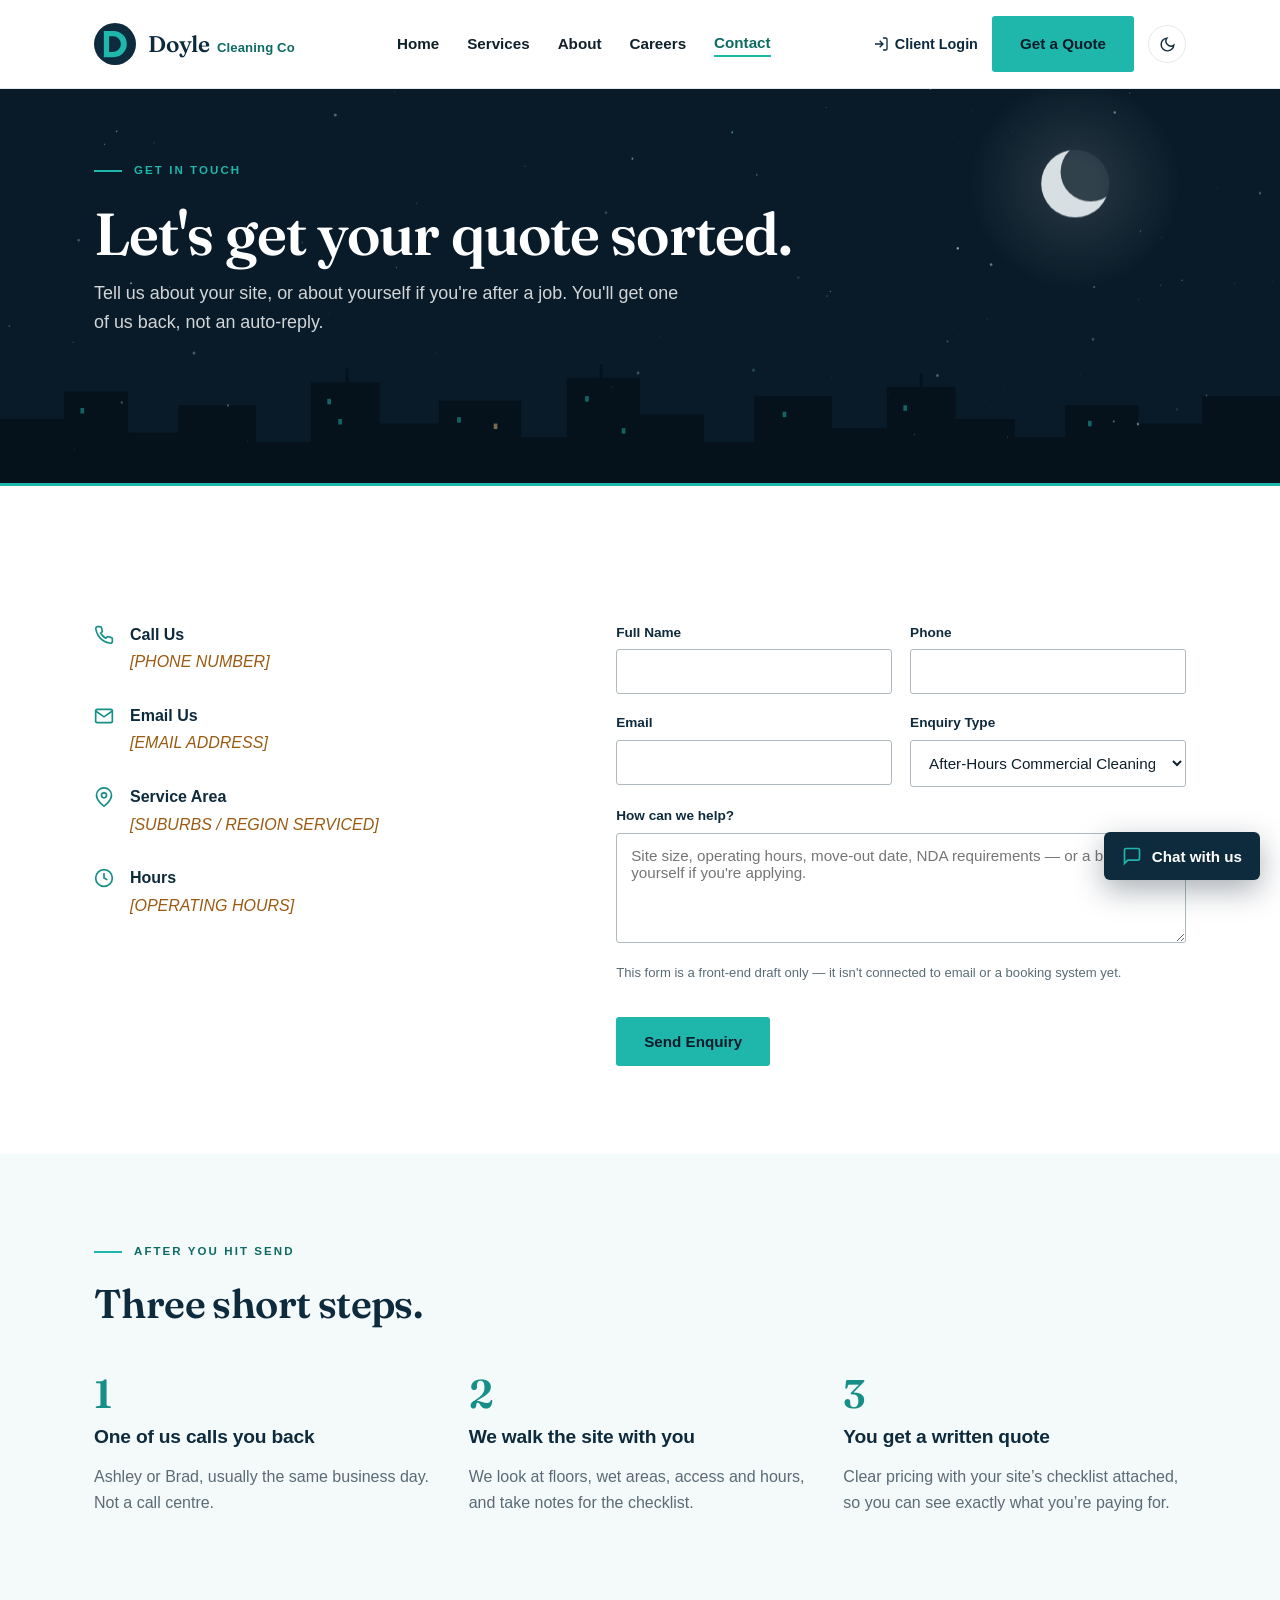
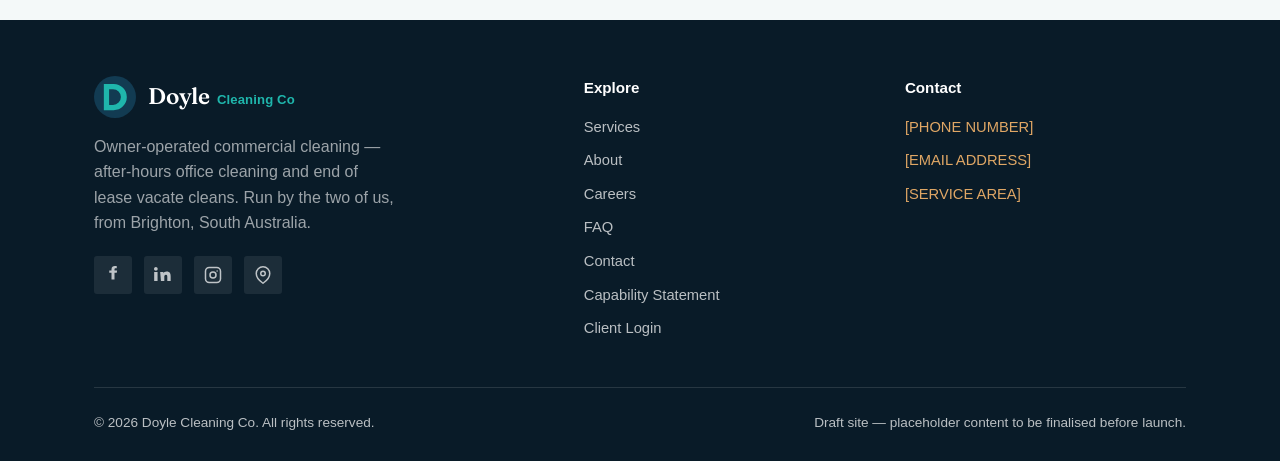
<file: contact.html>
<!doctype html>
<html lang="en-AU">
<head>
<meta charset="UTF-8" />
<meta name="viewport" content="width=device-width, initial-scale=1.0" />
<meta name="robots" content="noindex, nofollow" />
<title>Contact | Doyle Cleaning Co</title>
<meta name="description" content="Get a free, no-obligation quote for after-hours or end of lease commercial cleaning, or register your interest in a role." />
<meta name="theme-color" content="#0e2a3d" />
<link rel="icon" href="assets/favicon.svg" type="image/svg+xml" />
<script>try{var t=localStorage.getItem('doyle-theme');if(t){document.documentElement.dataset.theme=t}else if(matchMedia('(prefers-color-scheme: dark)').matches){document.documentElement.dataset.theme='dark'}}catch(e){}</script>
<link rel="stylesheet" href="assets/styles.css" />
</head>
<body>
<a href="#main" class="skip-link">Skip to content</a>

<header class="site">
  <div class="nav">
    <a href="index.html" class="brand" aria-label="Doyle Cleaning Co home">
      <svg class="logo-badge" viewBox="0 0 64 64" aria-hidden="true">
        <circle cx="32" cy="32" r="32" fill="#0e2a3d"/>
        <path fill="#1fb6ac" fill-rule="evenodd" transform="translate(-3 0)" d="M18 12 H33 A19 19 0 0 1 33 52 H18 Z M26 20 H32 A11.5 11.5 0 0 1 32 44 H26 Z"/>
      </svg>
      <span class="wm"><span class="wm-name">Doyle</span> <span class="wm-sub">Cleaning&nbsp;Co</span></span>
    </a>
    <nav class="links" id="navLinks" aria-label="Primary">
      <a href="index.html">Home</a>
      <a href="services.html">Services</a>
      <a href="about.html">About</a>
      <a href="careers.html">Careers</a>
      <a href="contact.html" aria-current="page">Contact</a>
      <a href="contact.html" class="mobile-cta">Get a Quote</a>
    </nav>
    <div class="nav-cta">
      <a href="login.html" class="nav-login">
        <svg width="16" height="16" viewBox="0 0 24 24" fill="none" stroke="currentColor" stroke-width="2" aria-hidden="true"><path d="M15 3h4a2 2 0 0 1 2 2v14a2 2 0 0 1-2 2h-4M10 17l5-5-5-5M15 12H3"/></svg>
        Client Login
      </a>
      <a href="contact.html" class="btn btn-primary">Get a Quote</a>
      <button class="theme-toggle" id="themeToggle" aria-label="Toggle night mode" title="Night shift" type="button">
        <svg class="moon" width="17" height="17" viewBox="0 0 24 24" fill="none" stroke="currentColor" stroke-width="2" aria-hidden="true"><path d="M21 12.79A9 9 0 1 1 11.21 3 7 7 0 0 0 21 12.79Z"/></svg>
        <svg class="sun" width="17" height="17" viewBox="0 0 24 24" fill="none" stroke="currentColor" stroke-width="2" aria-hidden="true"><circle cx="12" cy="12" r="4"/><path d="M12 2v2M12 20v2M4.9 4.9l1.4 1.4M17.7 17.7l1.4 1.4M2 12h2M20 12h2M4.9 19.1l1.4-1.4M17.7 6.3l1.4-1.4"/></svg>
      </button>
      <button class="menu-toggle" id="menuToggle" aria-label="Toggle menu" aria-controls="navLinks" aria-expanded="false">
        <span></span><span></span><span></span>
      </button>
    </div>
  </div>
</header>

<main id="main">

<section class="page-hero">
  <div class="wrap">
    <span class="eyebrow">Get In Touch</span>
    <h1>Let's get your quote sorted.</h1>
    <p>Tell us about your site, or about yourself if you're after a job. You'll get one of us back, not an auto-reply.</p>
  </div>
</section>

<section>
  <div class="wrap">
    <div class="contact-grid">
      <div>
        <div class="contact-info-item">
          <div class="ico"><svg width="20" height="20" viewBox="0 0 24 24" fill="none" stroke="currentColor" stroke-width="2" aria-hidden="true"><path d="M22 16.92v3a2 2 0 0 1-2.18 2 19.79 19.79 0 0 1-8.63-3.07 19.5 19.5 0 0 1-6-6 19.79 19.79 0 0 1-3.07-8.67A2 2 0 0 1 4.11 2h3a2 2 0 0 1 2 1.72c.13.96.36 1.9.7 2.81a2 2 0 0 1-.45 2.11L8.09 9.91a16 16 0 0 0 6 6l1.27-1.27a2 2 0 0 1 2.11-.45c.91.34 1.85.57 2.81.7A2 2 0 0 1 22 16.92Z"/></svg></div>
          <div><strong>Call Us</strong><span class="placeholder">[PHONE NUMBER]</span></div>
        </div>
        <div class="contact-info-item">
          <div class="ico"><svg width="20" height="20" viewBox="0 0 24 24" fill="none" stroke="currentColor" stroke-width="2" aria-hidden="true"><path d="M4 4h16c1.1 0 2 .9 2 2v12c0 1.1-.9 2-2 2H4c-1.1 0-2-.9-2-2V6c0-1.1.9-2 2-2Z"/><path d="m22 6-10 7L2 6"/></svg></div>
          <div><strong>Email Us</strong><span class="placeholder">[EMAIL ADDRESS]</span></div>
        </div>
        <div class="contact-info-item">
          <div class="ico"><svg width="20" height="20" viewBox="0 0 24 24" fill="none" stroke="currentColor" stroke-width="2" aria-hidden="true"><path d="M21 10c0 7-9 13-9 13s-9-6-9-13a9 9 0 0 1 18 0Z"/><circle cx="12" cy="10" r="3"/></svg></div>
          <div><strong>Service Area</strong><span class="placeholder">[SUBURBS / REGION SERVICED]</span></div>
        </div>
        <div class="contact-info-item">
          <div class="ico"><svg width="20" height="20" viewBox="0 0 24 24" fill="none" stroke="currentColor" stroke-width="2" aria-hidden="true"><circle cx="12" cy="12" r="10"/><path d="M12 6v6l4 2"/></svg></div>
          <div><strong>Hours</strong><span class="placeholder">[OPERATING HOURS]</span></div>
        </div>
      </div>

      <form id="quoteForm" novalidate>
        <div class="form-row">
          <div>
            <label for="name">Full Name</label>
            <input type="text" id="name" name="name" autocomplete="name" required />
          </div>
          <div>
            <label for="phone">Phone</label>
            <input type="tel" id="phone" name="phone" autocomplete="tel" required />
          </div>
        </div>
        <div class="form-row">
          <div>
            <label for="email">Email</label>
            <input type="email" id="email" name="email" autocomplete="email" required />
          </div>
          <div>
            <label for="enquiry">Enquiry Type</label>
            <select id="enquiry" name="enquiry">
              <option>After-Hours Commercial Cleaning</option>
              <option>End of Lease / Vacate Cleaning</option>
              <option>Careers / Employment</option>
              <option>Something else</option>
            </select>
          </div>
        </div>
        <div>
          <label for="message">How can we help?</label>
          <textarea id="message" name="message" placeholder="Site size, operating hours, move-out date, NDA requirements — or a bit about yourself if you're applying."></textarea>
        </div>
        <p class="form-note">This form is a front-end draft only — it isn't connected to email or a booking system yet.</p>
        <button type="submit" class="btn btn-primary" style="justify-self:start;">Send Enquiry</button>
        <p id="formStatus" class="form-status" role="status">Thanks! This is a draft site, so nothing was actually sent — but this is what a successful submission will look like.</p>
      </form>
    </div>
  </div>
</section>


<section class="section-tint" id="next">
  <div class="wrap">
    <span class="eyebrow">After You Hit Send</span>
    <h2>Three short steps.</h2>
    <div class="steps">
      <div class="step">
        <div class="step-num">1</div>
        <h3>One of us calls you back</h3>
        <p>Ashley or Brad, usually the same business day. Not a call centre.</p>
      </div>
      <div class="step">
        <div class="step-num">2</div>
        <h3>We walk the site with you</h3>
        <p>We look at floors, wet areas, access and hours, and take notes for the checklist.</p>
      </div>
      <div class="step">
        <div class="step-num">3</div>
        <h3>You get a written quote</h3>
        <p>Clear pricing with your site&rsquo;s checklist attached, so you can see exactly what you&rsquo;re paying for.</p>
      </div>
    </div>
  </div>
</section>

</main>

<footer class="site">
  <div class="wrap">
    <div class="footer-grid">
      <div>
        <a href="index.html" class="brand" style="margin-bottom:16px;" aria-label="Doyle Cleaning Co home">
          <svg class="logo-badge" viewBox="0 0 64 64" aria-hidden="true">
            <circle cx="32" cy="32" r="32" fill="#123b52"/>
            <path fill="#1fb6ac" fill-rule="evenodd" transform="translate(-3 0)" d="M18 12 H33 A19 19 0 0 1 33 52 H18 Z M26 20 H32 A11.5 11.5 0 0 1 32 44 H26 Z"/>
          </svg>
          <span class="wm"><span class="wm-name">Doyle</span> <span class="wm-sub">Cleaning&nbsp;Co</span></span>
        </a>
        <p style="color:rgba(255,255,255,0.6); max-width:300px;">Owner-operated commercial cleaning — after-hours office cleaning and end of lease vacate cleans. Run by the two of us, from Brighton, South Australia.</p>
        <div class="social-row">
          <a href="#" aria-label="Doyle Cleaning Co on Facebook"><svg width="18" height="18" viewBox="0 0 24 24" fill="currentColor" aria-hidden="true"><path d="M14 9h3l.5-3H14V4.5c0-.9.3-1.5 1.6-1.5H17V.2C16.7.1 15.6 0 14.4 0 11.9 0 10 1.5 10 4.3V6H7v3h3v9h4z"/></svg></a>
          <a href="#" aria-label="Doyle Cleaning Co on LinkedIn"><svg width="18" height="18" viewBox="0 0 24 24" fill="currentColor" aria-hidden="true"><path d="M4.98 3.5A2.5 2.5 0 1 1 0 3.5a2.5 2.5 0 0 1 4.98 0ZM.24 8h4.5v12h-4.5zM8.24 8h4.3v1.64h.06c.6-1.06 2.06-2.18 4.24-2.18 4.54 0 5.38 2.86 5.38 6.58V20h-4.5v-5.5c0-1.3 0-3-1.84-3s-2.12 1.42-2.12 2.9V20h-4.5z"/></svg></a>
          <a href="#" aria-label="Doyle Cleaning Co on Instagram"><svg width="18" height="18" viewBox="0 0 24 24" fill="none" stroke="currentColor" stroke-width="2" aria-hidden="true"><rect x="2" y="2" width="20" height="20" rx="5"/><circle cx="12" cy="12" r="4"/><circle cx="17.5" cy="6.5" r="1" fill="currentColor" stroke="none"/></svg></a>
          <a href="#" aria-label="Doyle Cleaning Co on Google"><svg width="18" height="18" viewBox="0 0 24 24" fill="none" stroke="currentColor" stroke-width="2" aria-hidden="true"><path d="M21 10c0 7-9 13-9 13s-9-6-9-13a9 9 0 0 1 18 0Z"/><circle cx="12" cy="10" r="3"/></svg></a>
        </div>
      </div>
      <div>
        <h4>Explore</h4>
        <ul>
          <li><a href="services.html">Services</a></li>
          <li><a href="about.html">About</a></li>
          <li><a href="careers.html">Careers</a></li>
          <li><a href="faq.html">FAQ</a></li>
          <li><a href="contact.html">Contact</a></li>
          <li><a href="capability.html">Capability Statement</a></li>
          <li><a href="login.html">Client Login</a></li>
        </ul>
      </div>
      <div>
        <h4>Contact</h4>
        <ul>
          <li class="footer-placeholder">[PHONE NUMBER]</li>
          <li class="footer-placeholder">[EMAIL ADDRESS]</li>
          <li class="footer-placeholder">[SERVICE AREA]</li>
        </ul>
      </div>
    </div>
    <div class="footer-bottom">
      <span>© <span class="js-year">2026</span> Doyle Cleaning Co. All rights reserved.</span>
      <span>Draft site — placeholder content to be finalised before launch.</span>
    </div>
  </div>
</footer>

<script src="assets/night-sky.js"></script>
<script src="assets/script.js"></script>
<script src="assets/chat.js"></script>
</body>
</html>
</file>
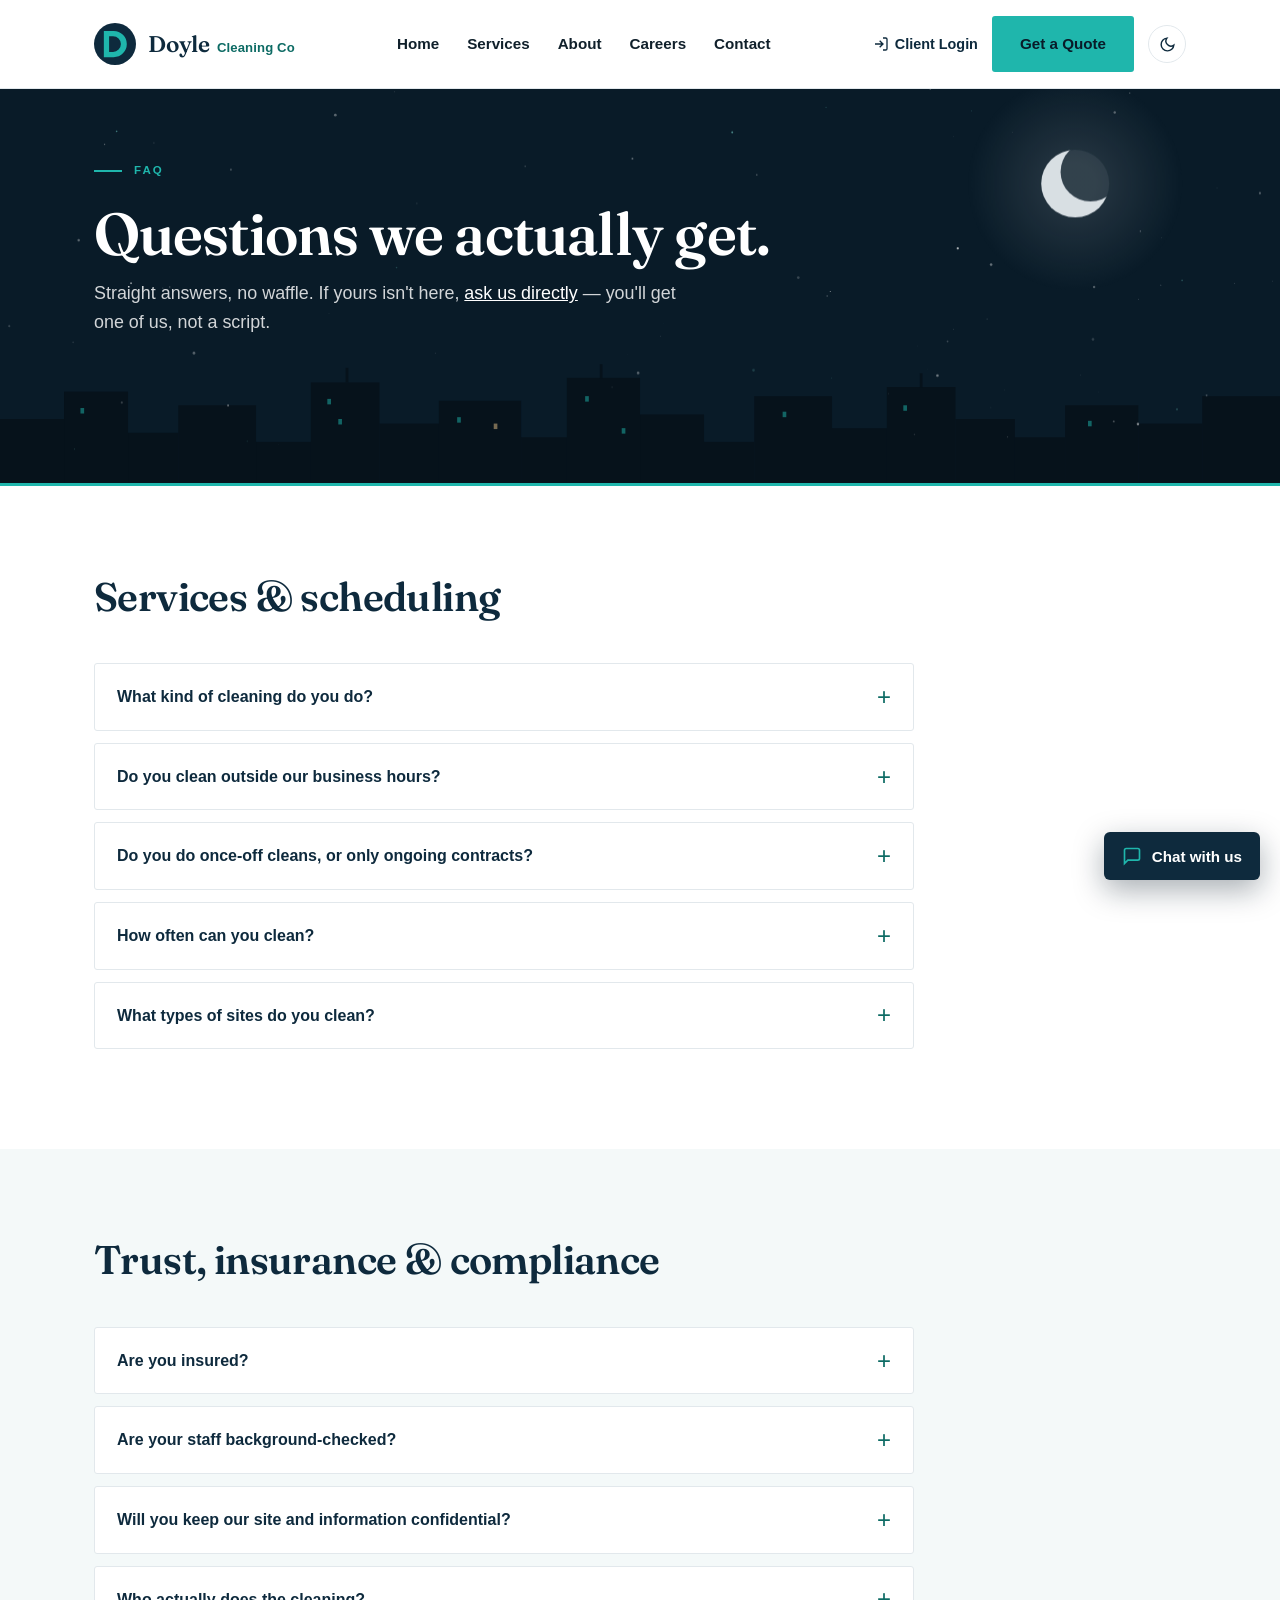
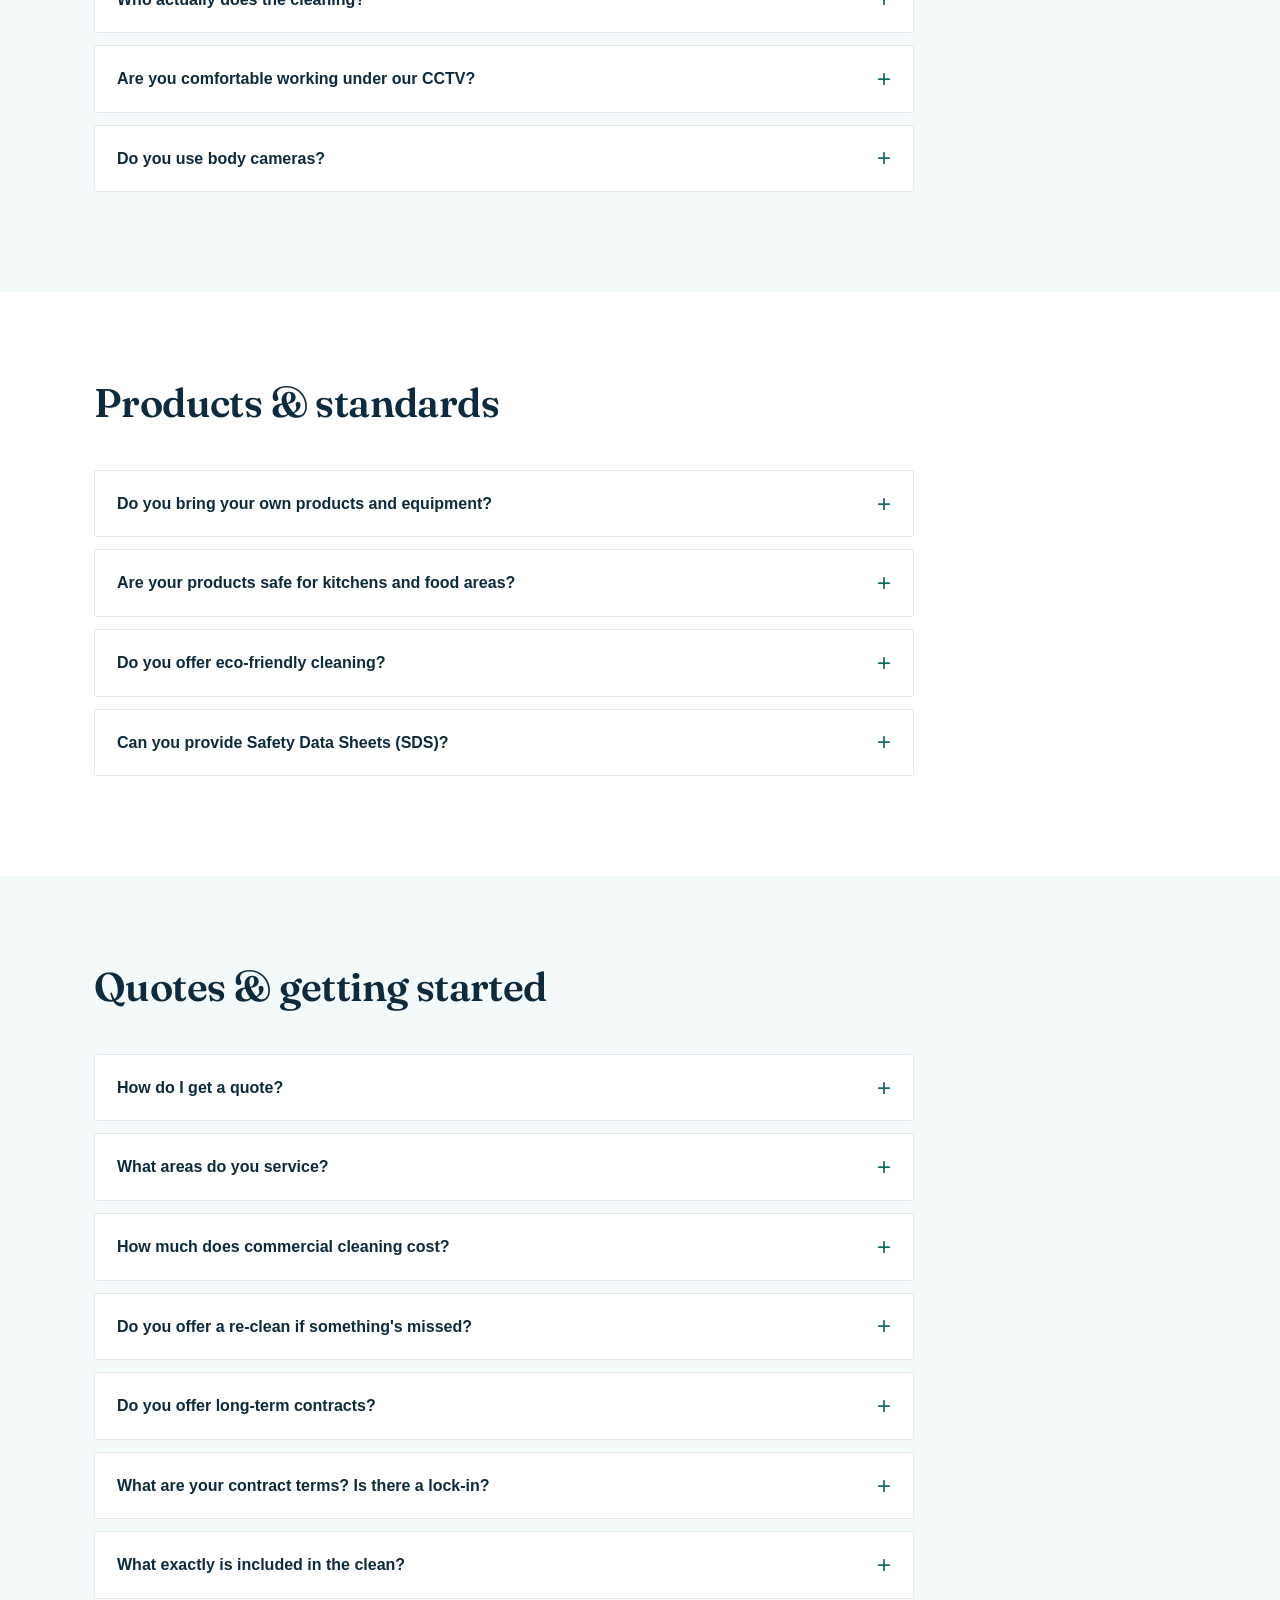
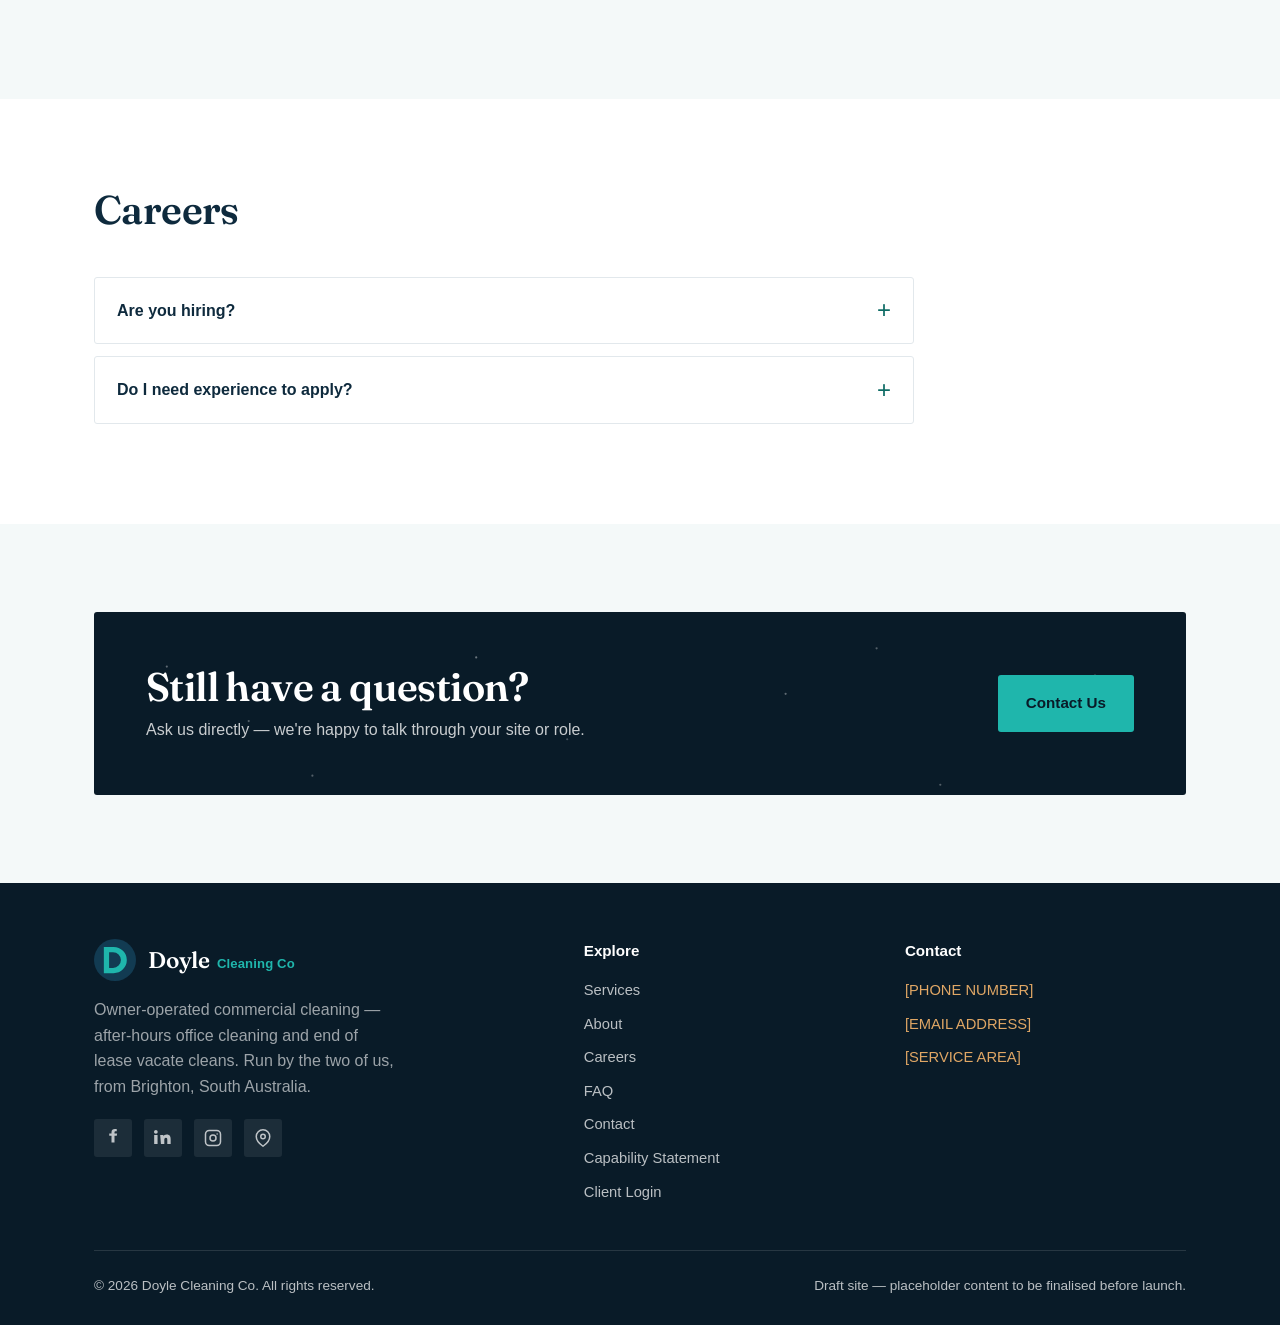
<file: faq.html>
<!doctype html>
<html lang="en-AU">
<head>
<meta charset="UTF-8" />
<meta name="viewport" content="width=device-width, initial-scale=1.0" />
<meta name="robots" content="noindex, nofollow" />
<title>FAQ | Doyle Cleaning Co</title>
<meta name="description" content="Answers to common questions about Doyle Cleaning Co's after-hours commercial cleaning and end of lease vacate cleaning — hours, insurance, NDAs, products and quoting." />
<meta name="theme-color" content="#0e2a3d" />
<link rel="icon" href="assets/favicon.svg" type="image/svg+xml" />
<script>try{var t=localStorage.getItem('doyle-theme');if(t){document.documentElement.dataset.theme=t}else if(matchMedia('(prefers-color-scheme: dark)').matches){document.documentElement.dataset.theme='dark'}}catch(e){}</script>
<link rel="stylesheet" href="assets/styles.css" />
</head>
<body>
<a href="#main" class="skip-link">Skip to content</a>

<header class="site">
  <div class="nav">
    <a href="index.html" class="brand" aria-label="Doyle Cleaning Co home">
      <svg class="logo-badge" viewBox="0 0 64 64" aria-hidden="true">
        <circle cx="32" cy="32" r="32" fill="#0e2a3d"/>
        <path fill="#1fb6ac" fill-rule="evenodd" transform="translate(-3 0)" d="M18 12 H33 A19 19 0 0 1 33 52 H18 Z M26 20 H32 A11.5 11.5 0 0 1 32 44 H26 Z"/>
      </svg>
      <span class="wm"><span class="wm-name">Doyle</span> <span class="wm-sub">Cleaning&nbsp;Co</span></span>
    </a>
    <nav class="links" id="navLinks" aria-label="Primary">
      <a href="index.html">Home</a>
      <a href="services.html">Services</a>
      <a href="about.html">About</a>
      <a href="careers.html">Careers</a>
      <a href="contact.html">Contact</a>
      <a href="contact.html" class="mobile-cta">Get a Quote</a>
    </nav>
    <div class="nav-cta">
      <a href="login.html" class="nav-login">
        <svg width="16" height="16" viewBox="0 0 24 24" fill="none" stroke="currentColor" stroke-width="2" aria-hidden="true"><path d="M15 3h4a2 2 0 0 1 2 2v14a2 2 0 0 1-2 2h-4M10 17l5-5-5-5M15 12H3"/></svg>
        Client Login
      </a>
      <a href="contact.html" class="btn btn-primary">Get a Quote</a>
      <button class="theme-toggle" id="themeToggle" aria-label="Toggle night mode" title="Night shift" type="button">
        <svg class="moon" width="17" height="17" viewBox="0 0 24 24" fill="none" stroke="currentColor" stroke-width="2" aria-hidden="true"><path d="M21 12.79A9 9 0 1 1 11.21 3 7 7 0 0 0 21 12.79Z"/></svg>
        <svg class="sun" width="17" height="17" viewBox="0 0 24 24" fill="none" stroke="currentColor" stroke-width="2" aria-hidden="true"><circle cx="12" cy="12" r="4"/><path d="M12 2v2M12 20v2M4.9 4.9l1.4 1.4M17.7 17.7l1.4 1.4M2 12h2M20 12h2M4.9 19.1l1.4-1.4M17.7 6.3l1.4-1.4"/></svg>
      </button>
      <button class="menu-toggle" id="menuToggle" aria-label="Toggle menu" aria-controls="navLinks" aria-expanded="false">
        <span></span><span></span><span></span>
      </button>
    </div>
  </div>
</header>

<main id="main">

<section class="page-hero">
  <div class="wrap">
    <span class="eyebrow">FAQ</span>
    <h1>Questions we actually get.</h1>
    <p>Straight answers, no waffle. If yours isn't here, <a href="contact.html" style="color:#fff; text-decoration:underline;">ask us directly</a> — you'll get one of us, not a script.</p>
  </div>
</section>

<section>
  <div class="wrap">
    <h2>Services &amp; scheduling</h2>
    <div class="faq">
      <details>
        <summary>What kind of cleaning do you do?</summary>
        <div class="faq-body"><p>We're a commercial cleaning business with two core services: ongoing after-hours cleaning for offices, caf&eacute;s and restaurants, and one-off end of lease / vacate (make-good) cleans and other specific jobs for commercial tenants.</p></div>
      </details>
      <details>
        <summary>Do you clean outside our business hours?</summary>
        <div class="faq-body"><p>Yes — most of our commercial cleaning is done after hours or before opening, so your team and customers are never in the way. We build the schedule around your operating hours.</p></div>
      </details>
      <details>
        <summary>Do you do once-off cleans, or only ongoing contracts?</summary>
        <div class="faq-body"><p>Both. We take on ongoing after-hours contracts as well as one-off end of lease / vacate cleans. Tell us what you need and we'll recommend the right approach.</p></div>
      </details>
      <details>
        <summary>How often can you clean?</summary>
        <div class="faq-body"><p>Daily, weekly, fortnightly or a custom schedule — whatever suits your site and budget.</p></div>
      </details>
      <details>
        <summary>What types of sites do you clean?</summary>
        <div class="faq-body"><p>Our focus is offices and professional suites, and caf&eacute;s and restaurants — front of house and back of house. We also take on specific commercial jobs: vacate cleans, pre-opening cleans and deep cleans. Somewhere else commercial? Ask us — if we can hit our own standard there, we'll quote it.</p></div>
      </details>
    </div>
  </div>
</section>

<section class="section-tint">
  <div class="wrap">
    <h2>Trust, insurance &amp; compliance</h2>
    <div class="faq">
      <details>
        <summary>Are you insured?</summary>
        <div class="faq-body"><p>We carry public liability insurance and can provide a certificate of currency on request before any work begins.</p></div>
      </details>
      <details>
        <summary>Are your staff background-checked?</summary>
        <div class="faq-body"><p>Anyone attending a site holds a current National Police Check and any clearances a site requires. As we grow, this remains a firm requirement for every team member.</p></div>
      </details>
      <details>
        <summary>Will you keep our site and information confidential?</summary>
        <div class="faq-body"><p>Yes. We work discreetly and are happy to sign an NDA for clients in legal, financial, government or other sensitive settings.</p></div>
      </details>
      <details>
        <summary>Who actually does the cleaning?</summary>
        <div class="faq-body"><p>We're owner-operated — the people who quote your job are the people accountable for it, from the first walkthrough to the final inspection.</p></div>
      </details>
      <details>
        <summary>Are you comfortable working under our CCTV?</summary>
        <div class="faq-body"><p>Completely. We're happy to work under your building's security cameras — it's part of keeping every visit accountable.</p></div>
      </details>
      <details>
        <summary>Do you use body cameras?</summary>
        <div class="faq-body"><p>We can. Body-worn cameras are available on request and used by agreement — a clear record that protects your site and protects us. They're switched off in confidential or sensitive areas, and never used where they'd conflict with an NDA or a client's privacy obligations.</p></div>
      </details>
    </div>
  </div>
</section>

<section>
  <div class="wrap">
    <h2>Products &amp; standards</h2>
    <div class="faq">
      <details>
        <summary>Do you bring your own products and equipment?</summary>
        <div class="faq-body"><p>Yes — we bring professional-grade products and equipment, including hospital-grade disinfectants and HEPA-filtration vacuums.</p></div>
      </details>
      <details>
        <summary>Are your products safe for kitchens and food areas?</summary>
        <div class="faq-body"><p>Yes. We use TGA-registered, hospital-grade disinfectants, food-area-appropriate sanitisers for kitchens and prep surfaces, and colour-coded microfibre so nothing crosses between bathrooms, kitchens and front of house.</p></div>
      </details>
      <details>
        <summary>Do you offer eco-friendly cleaning?</summary>
        <div class="faq-body"><p>We can. Low-tox, Australian-made and eco-certified product options are available on request.</p></div>
      </details>
      <details>
        <summary>Can you provide Safety Data Sheets (SDS)?</summary>
        <div class="faq-body"><p>Yes — Safety Data Sheets for the products we use are available on request.</p></div>
      </details>
    </div>
  </div>
</section>

<section class="section-tint">
  <div class="wrap">
    <h2>Quotes &amp; getting started</h2>
    <div class="faq">
      <details>
        <summary>How do I get a quote?</summary>
        <div class="faq-body"><p>Send us your site details through the <a href="contact.html">contact form</a> or give us a call. We'll assess what's needed and come back with clear, upfront pricing — no obligation.</p></div>
      </details>
      <details>
        <summary>What areas do you service?</summary>
        <div class="faq-body"><p>We service <span class="placeholder">[SERVICE AREA]</span>. If you're not sure whether you're in our area, send us your suburb and we'll confirm.</p></div>
      </details>
      <details>
        <summary>How much does commercial cleaning cost?</summary>
        <div class="faq-body"><p>Every site is different — size, frequency and the type of space all matter — so we quote individually rather than list a flat rate. You'll always get a clear price before we start.</p></div>
      </details>
      <details>
        <summary>Do you offer a re-clean if something's missed?</summary>
        <div class="faq-body"><p>For end of lease / vacate cleans, we'll return to re-clean any areas flagged at inspection, on terms confirmed in writing with your quote.</p></div>
      </details>
      <details>
        <summary>Do you offer long-term contracts?</summary>
        <div class="faq-body"><p>Yes — and we prefer them. We're looking for long-term cleaning partners: the longer we clean a site, the better we know it and the better it's kept. We'll happily set up an ongoing agreement with clear terms and pricing.</p></div>
      </details>
      <details>
        <summary>What are your contract terms? Is there a lock-in?</summary>
        <div class="faq-body"><p>No traps. Ongoing contracts run on an agreed schedule, invoiced monthly on <span class="placeholder">[14-day]</span> terms, and either side can end the agreement with <span class="placeholder">[30 days']</span> written notice. The full terms come with your quote — and there's a <a href="services.html#terms">plain-English summary on our Services page</a>.</p></div>
      </details>
      <details>
        <summary>What exactly is included in the clean?</summary>
        <div class="faq-body"><p>Whatever is on your job sheet — the written checklist we build with you at the walkthrough. That sheet is the scope: if it's on there, it's done every visit, and anything extra is quoted before we do it. You'll never get a surprise line on an invoice.</p></div>
      </details>
    </div>
  </div>
</section>

<section>
  <div class="wrap">
    <h2>Careers</h2>
    <div class="faq">
      <details>
        <summary>Are you hiring?</summary>
        <div class="faq-body"><p>We're growing and always keen to hear from reliable, detail-focused people. See our <a href="careers.html">Careers page</a> to register your interest.</p></div>
      </details>
      <details>
        <summary>Do I need experience to apply?</summary>
        <div class="faq-body"><p>Reliability and attention to detail matter more than years of experience. A current police check is required, and reliable transport is a plus for after-hours work.</p></div>
      </details>
    </div>
  </div>
</section>

<section class="cta-section">
  <div class="wrap">
    <div class="cta-banner">
      <div>
        <h2>Still have a question?</h2>
        <p>Ask us directly — we're happy to talk through your site or role.</p>
      </div>
      <a href="contact.html" class="btn btn-primary">Contact Us</a>
    </div>
  </div>
</section>

</main>

<footer class="site">
  <div class="wrap">
    <div class="footer-grid">
      <div>
        <a href="index.html" class="brand" style="margin-bottom:16px;" aria-label="Doyle Cleaning Co home">
          <svg class="logo-badge" viewBox="0 0 64 64" aria-hidden="true">
            <circle cx="32" cy="32" r="32" fill="#123b52"/>
            <path fill="#1fb6ac" fill-rule="evenodd" transform="translate(-3 0)" d="M18 12 H33 A19 19 0 0 1 33 52 H18 Z M26 20 H32 A11.5 11.5 0 0 1 32 44 H26 Z"/>
          </svg>
          <span class="wm"><span class="wm-name">Doyle</span> <span class="wm-sub">Cleaning&nbsp;Co</span></span>
        </a>
        <p style="color:rgba(255,255,255,0.6); max-width:300px;">Owner-operated commercial cleaning — after-hours office cleaning and end of lease vacate cleans. Run by the two of us, from Brighton, South Australia.</p>
        <div class="social-row">
          <a href="#" aria-label="Doyle Cleaning Co on Facebook"><svg width="18" height="18" viewBox="0 0 24 24" fill="currentColor" aria-hidden="true"><path d="M14 9h3l.5-3H14V4.5c0-.9.3-1.5 1.6-1.5H17V.2C16.7.1 15.6 0 14.4 0 11.9 0 10 1.5 10 4.3V6H7v3h3v9h4z"/></svg></a>
          <a href="#" aria-label="Doyle Cleaning Co on LinkedIn"><svg width="18" height="18" viewBox="0 0 24 24" fill="currentColor" aria-hidden="true"><path d="M4.98 3.5A2.5 2.5 0 1 1 0 3.5a2.5 2.5 0 0 1 4.98 0ZM.24 8h4.5v12h-4.5zM8.24 8h4.3v1.64h.06c.6-1.06 2.06-2.18 4.24-2.18 4.54 0 5.38 2.86 5.38 6.58V20h-4.5v-5.5c0-1.3 0-3-1.84-3s-2.12 1.42-2.12 2.9V20h-4.5z"/></svg></a>
          <a href="#" aria-label="Doyle Cleaning Co on Instagram"><svg width="18" height="18" viewBox="0 0 24 24" fill="none" stroke="currentColor" stroke-width="2" aria-hidden="true"><rect x="2" y="2" width="20" height="20" rx="5"/><circle cx="12" cy="12" r="4"/><circle cx="17.5" cy="6.5" r="1" fill="currentColor" stroke="none"/></svg></a>
          <a href="#" aria-label="Doyle Cleaning Co on Google"><svg width="18" height="18" viewBox="0 0 24 24" fill="none" stroke="currentColor" stroke-width="2" aria-hidden="true"><path d="M21 10c0 7-9 13-9 13s-9-6-9-13a9 9 0 0 1 18 0Z"/><circle cx="12" cy="10" r="3"/></svg></a>
        </div>
      </div>
      <div>
        <h4>Explore</h4>
        <ul>
          <li><a href="services.html">Services</a></li>
          <li><a href="about.html">About</a></li>
          <li><a href="careers.html">Careers</a></li>
          <li><a href="faq.html">FAQ</a></li>
          <li><a href="contact.html">Contact</a></li>
          <li><a href="capability.html">Capability Statement</a></li>
          <li><a href="login.html">Client Login</a></li>
        </ul>
      </div>
      <div>
        <h4>Contact</h4>
        <ul>
          <li class="footer-placeholder">[PHONE NUMBER]</li>
          <li class="footer-placeholder">[EMAIL ADDRESS]</li>
          <li class="footer-placeholder">[SERVICE AREA]</li>
        </ul>
      </div>
    </div>
    <div class="footer-bottom">
      <span>© <span class="js-year">2026</span> Doyle Cleaning Co. All rights reserved.</span>
      <span>Draft site — placeholder content to be finalised before launch.</span>
    </div>
  </div>
</footer>

<script src="assets/night-sky.js"></script>
<script src="assets/script.js"></script>
<script src="assets/chat.js"></script>
</body>
</html>
</file>
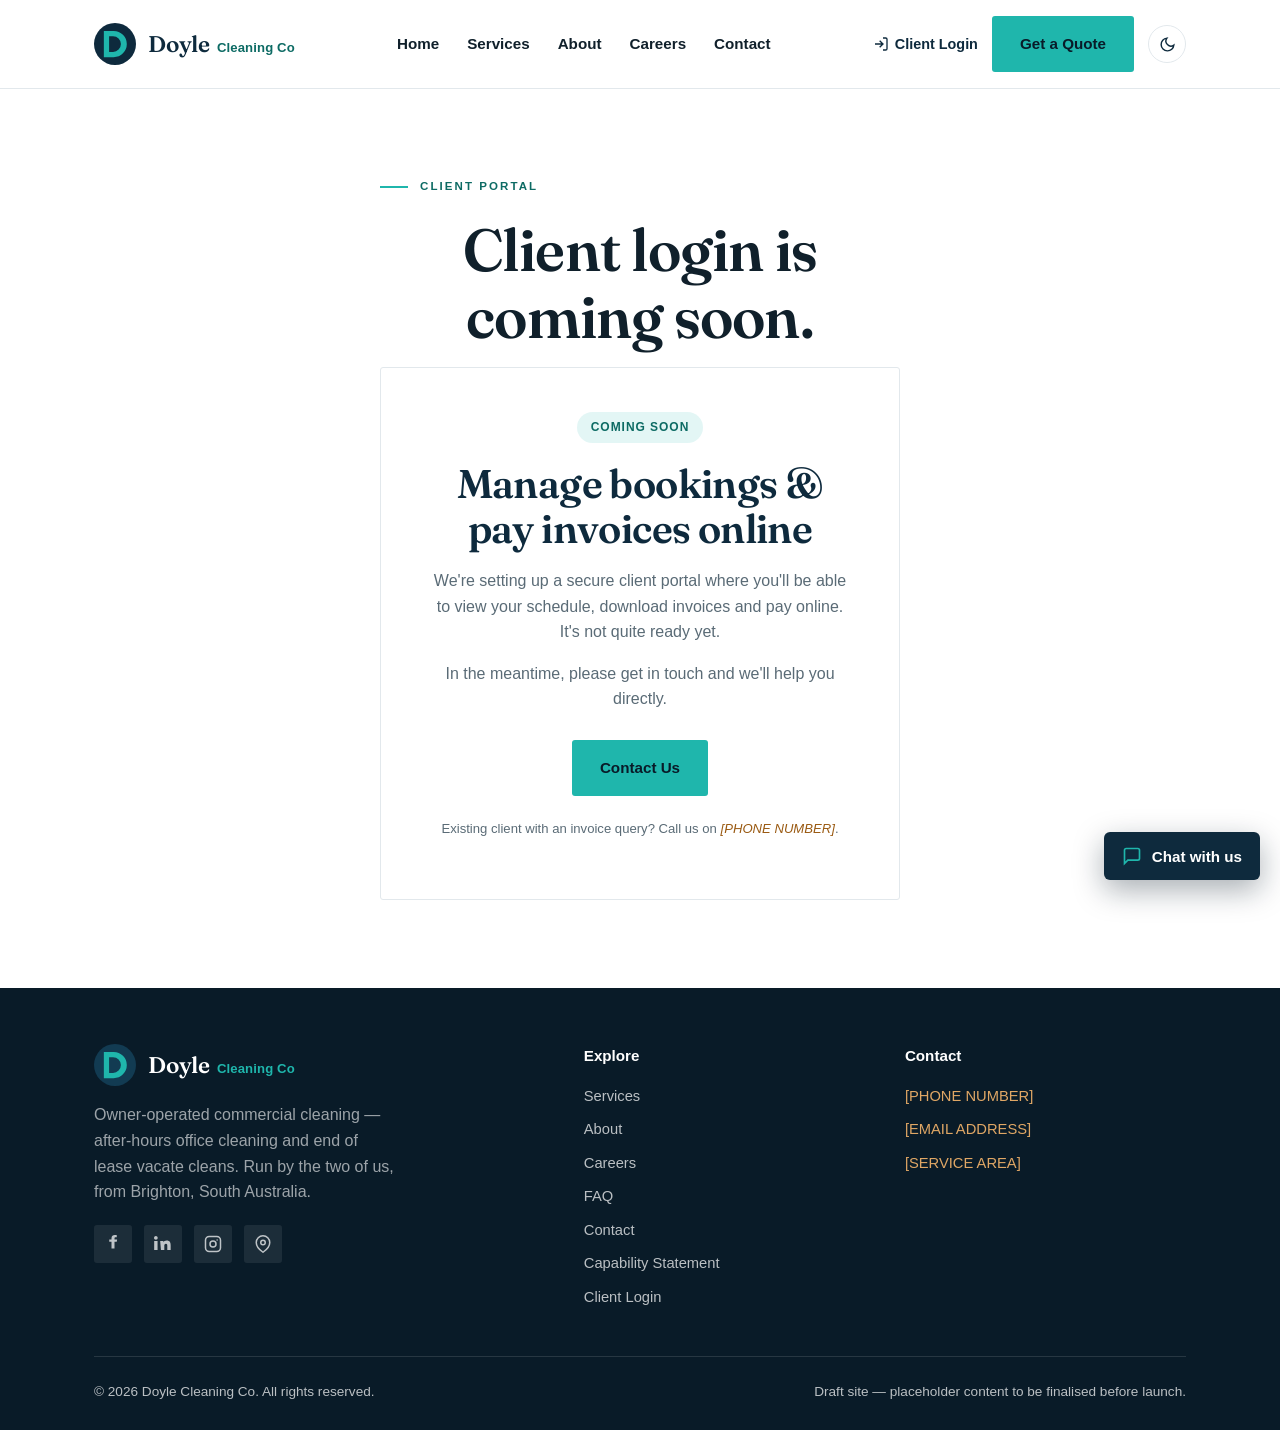
<file: login.html>
<!doctype html>
<html lang="en-AU">
<head>
<meta charset="UTF-8" />
<meta name="viewport" content="width=device-width, initial-scale=1.0" />
<meta name="robots" content="noindex, nofollow" />
<title>Client Login | Doyle Cleaning Co</title>
<meta name="description" content="The Doyle Cleaning Co client portal for managing bookings and paying invoices is coming soon." />
<meta name="theme-color" content="#0e2a3d" />
<link rel="icon" href="assets/favicon.svg" type="image/svg+xml" />
<script>try{var t=localStorage.getItem('doyle-theme');if(t){document.documentElement.dataset.theme=t}else if(matchMedia('(prefers-color-scheme: dark)').matches){document.documentElement.dataset.theme='dark'}}catch(e){}</script>
<link rel="stylesheet" href="assets/styles.css" />
</head>
<body>
<a href="#main" class="skip-link">Skip to content</a>

<header class="site">
  <div class="nav">
    <a href="index.html" class="brand" aria-label="Doyle Cleaning Co home">
      <svg class="logo-badge" viewBox="0 0 64 64" aria-hidden="true">
        <circle cx="32" cy="32" r="32" fill="#0e2a3d"/>
        <path fill="#1fb6ac" fill-rule="evenodd" transform="translate(-3 0)" d="M18 12 H33 A19 19 0 0 1 33 52 H18 Z M26 20 H32 A11.5 11.5 0 0 1 32 44 H26 Z"/>
      </svg>
      <span class="wm"><span class="wm-name">Doyle</span> <span class="wm-sub">Cleaning&nbsp;Co</span></span>
    </a>
    <nav class="links" id="navLinks" aria-label="Primary">
      <a href="index.html">Home</a>
      <a href="services.html">Services</a>
      <a href="about.html">About</a>
      <a href="careers.html">Careers</a>
      <a href="contact.html">Contact</a>
      <a href="contact.html" class="mobile-cta">Get a Quote</a>
    </nav>
    <div class="nav-cta">
      <a href="login.html" class="nav-login" aria-current="page">
        <svg width="16" height="16" viewBox="0 0 24 24" fill="none" stroke="currentColor" stroke-width="2" aria-hidden="true"><path d="M15 3h4a2 2 0 0 1 2 2v14a2 2 0 0 1-2 2h-4M10 17l5-5-5-5M15 12H3"/></svg>
        Client Login
      </a>
      <a href="contact.html" class="btn btn-primary">Get a Quote</a>
      <button class="theme-toggle" id="themeToggle" aria-label="Toggle night mode" title="Night shift" type="button">
        <svg class="moon" width="17" height="17" viewBox="0 0 24 24" fill="none" stroke="currentColor" stroke-width="2" aria-hidden="true"><path d="M21 12.79A9 9 0 1 1 11.21 3 7 7 0 0 0 21 12.79Z"/></svg>
        <svg class="sun" width="17" height="17" viewBox="0 0 24 24" fill="none" stroke="currentColor" stroke-width="2" aria-hidden="true"><circle cx="12" cy="12" r="4"/><path d="M12 2v2M12 20v2M4.9 4.9l1.4 1.4M17.7 17.7l1.4 1.4M2 12h2M20 12h2M4.9 19.1l1.4-1.4M17.7 6.3l1.4-1.4"/></svg>
      </button>
      <button class="menu-toggle" id="menuToggle" aria-label="Toggle menu" aria-controls="navLinks" aria-expanded="false">
        <span></span><span></span><span></span>
      </button>
    </div>
  </div>
</header>

<main id="main">

<section>
  <div class="wrap">
    <div class="login-wrap">
      <span class="eyebrow">Client Portal</span>
      <h1>Client login is coming soon.</h1>
      <div class="login-card">
        <span class="badge">Coming Soon</span>
        <h2>Manage bookings &amp; pay invoices online</h2>
        <p>We're setting up a secure client portal where you'll be able to view your schedule, download invoices and pay online. It's not quite ready yet.</p>
        <p style="margin-bottom:28px;">In the meantime, please get in touch and we'll help you directly.</p>
        <a href="contact.html" class="btn btn-primary">Contact Us</a>
        <p class="form-note" style="margin-top:22px;">Existing client with an invoice query? Call us on <span class="placeholder">[PHONE NUMBER]</span>.</p>
      </div>
    </div>
  </div>
</section>

</main>

<footer class="site">
  <div class="wrap">
    <div class="footer-grid">
      <div>
        <a href="index.html" class="brand" style="margin-bottom:16px;" aria-label="Doyle Cleaning Co home">
          <svg class="logo-badge" viewBox="0 0 64 64" aria-hidden="true">
            <circle cx="32" cy="32" r="32" fill="#123b52"/>
            <path fill="#1fb6ac" fill-rule="evenodd" transform="translate(-3 0)" d="M18 12 H33 A19 19 0 0 1 33 52 H18 Z M26 20 H32 A11.5 11.5 0 0 1 32 44 H26 Z"/>
          </svg>
          <span class="wm"><span class="wm-name">Doyle</span> <span class="wm-sub">Cleaning&nbsp;Co</span></span>
        </a>
        <p style="color:rgba(255,255,255,0.6); max-width:300px;">Owner-operated commercial cleaning — after-hours office cleaning and end of lease vacate cleans. Run by the two of us, from Brighton, South Australia.</p>
        <div class="social-row">
          <a href="#" aria-label="Doyle Cleaning Co on Facebook"><svg width="18" height="18" viewBox="0 0 24 24" fill="currentColor" aria-hidden="true"><path d="M14 9h3l.5-3H14V4.5c0-.9.3-1.5 1.6-1.5H17V.2C16.7.1 15.6 0 14.4 0 11.9 0 10 1.5 10 4.3V6H7v3h3v9h4z"/></svg></a>
          <a href="#" aria-label="Doyle Cleaning Co on LinkedIn"><svg width="18" height="18" viewBox="0 0 24 24" fill="currentColor" aria-hidden="true"><path d="M4.98 3.5A2.5 2.5 0 1 1 0 3.5a2.5 2.5 0 0 1 4.98 0ZM.24 8h4.5v12h-4.5zM8.24 8h4.3v1.64h.06c.6-1.06 2.06-2.18 4.24-2.18 4.54 0 5.38 2.86 5.38 6.58V20h-4.5v-5.5c0-1.3 0-3-1.84-3s-2.12 1.42-2.12 2.9V20h-4.5z"/></svg></a>
          <a href="#" aria-label="Doyle Cleaning Co on Instagram"><svg width="18" height="18" viewBox="0 0 24 24" fill="none" stroke="currentColor" stroke-width="2" aria-hidden="true"><rect x="2" y="2" width="20" height="20" rx="5"/><circle cx="12" cy="12" r="4"/><circle cx="17.5" cy="6.5" r="1" fill="currentColor" stroke="none"/></svg></a>
          <a href="#" aria-label="Doyle Cleaning Co on Google"><svg width="18" height="18" viewBox="0 0 24 24" fill="none" stroke="currentColor" stroke-width="2" aria-hidden="true"><path d="M21 10c0 7-9 13-9 13s-9-6-9-13a9 9 0 0 1 18 0Z"/><circle cx="12" cy="10" r="3"/></svg></a>
        </div>
      </div>
      <div>
        <h4>Explore</h4>
        <ul>
          <li><a href="services.html">Services</a></li>
          <li><a href="about.html">About</a></li>
          <li><a href="careers.html">Careers</a></li>
          <li><a href="faq.html">FAQ</a></li>
          <li><a href="contact.html">Contact</a></li>
          <li><a href="capability.html">Capability Statement</a></li>
          <li><a href="login.html">Client Login</a></li>
        </ul>
      </div>
      <div>
        <h4>Contact</h4>
        <ul>
          <li class="footer-placeholder">[PHONE NUMBER]</li>
          <li class="footer-placeholder">[EMAIL ADDRESS]</li>
          <li class="footer-placeholder">[SERVICE AREA]</li>
        </ul>
      </div>
    </div>
    <div class="footer-bottom">
      <span>© <span class="js-year">2026</span> Doyle Cleaning Co. All rights reserved.</span>
      <span>Draft site — placeholder content to be finalised before launch.</span>
    </div>
  </div>
</footer>

<script src="assets/night-sky.js"></script>
<script src="assets/script.js"></script>
<script src="assets/chat.js"></script>
</body>
</html>
</file>
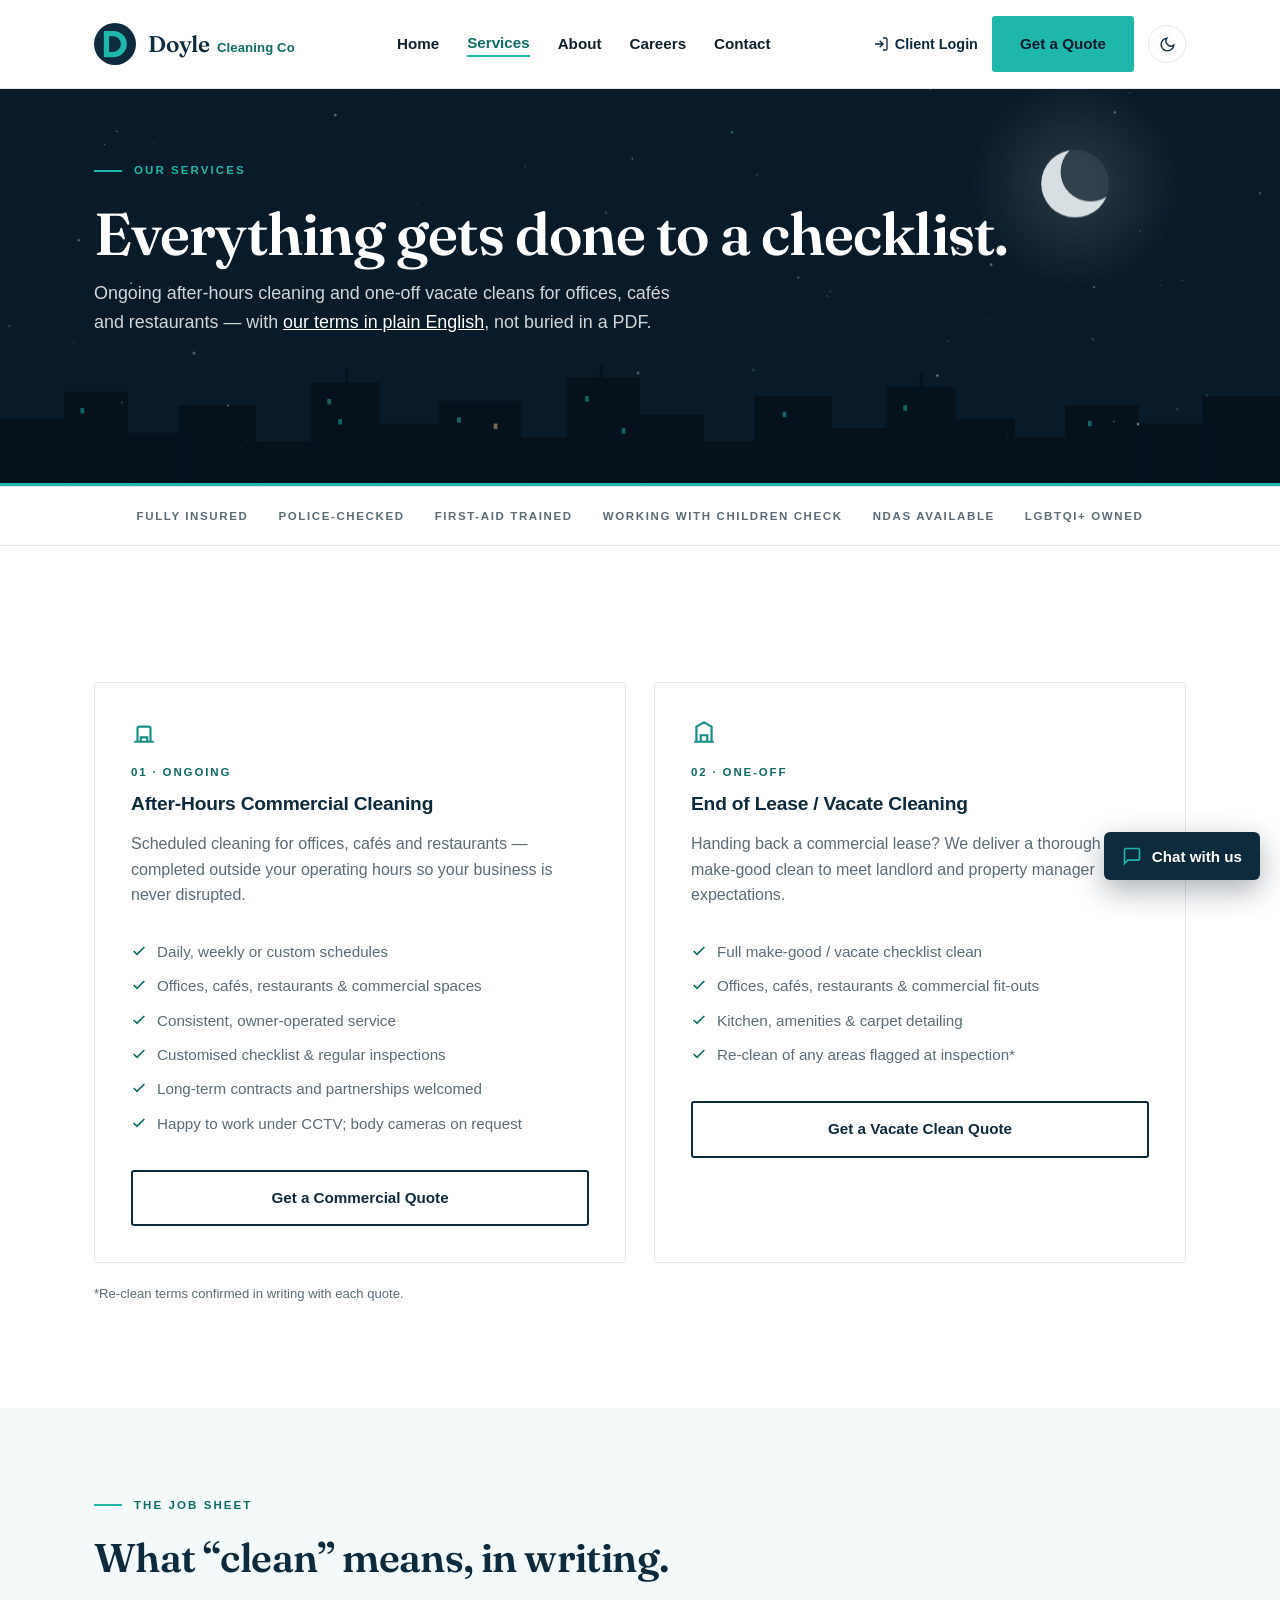
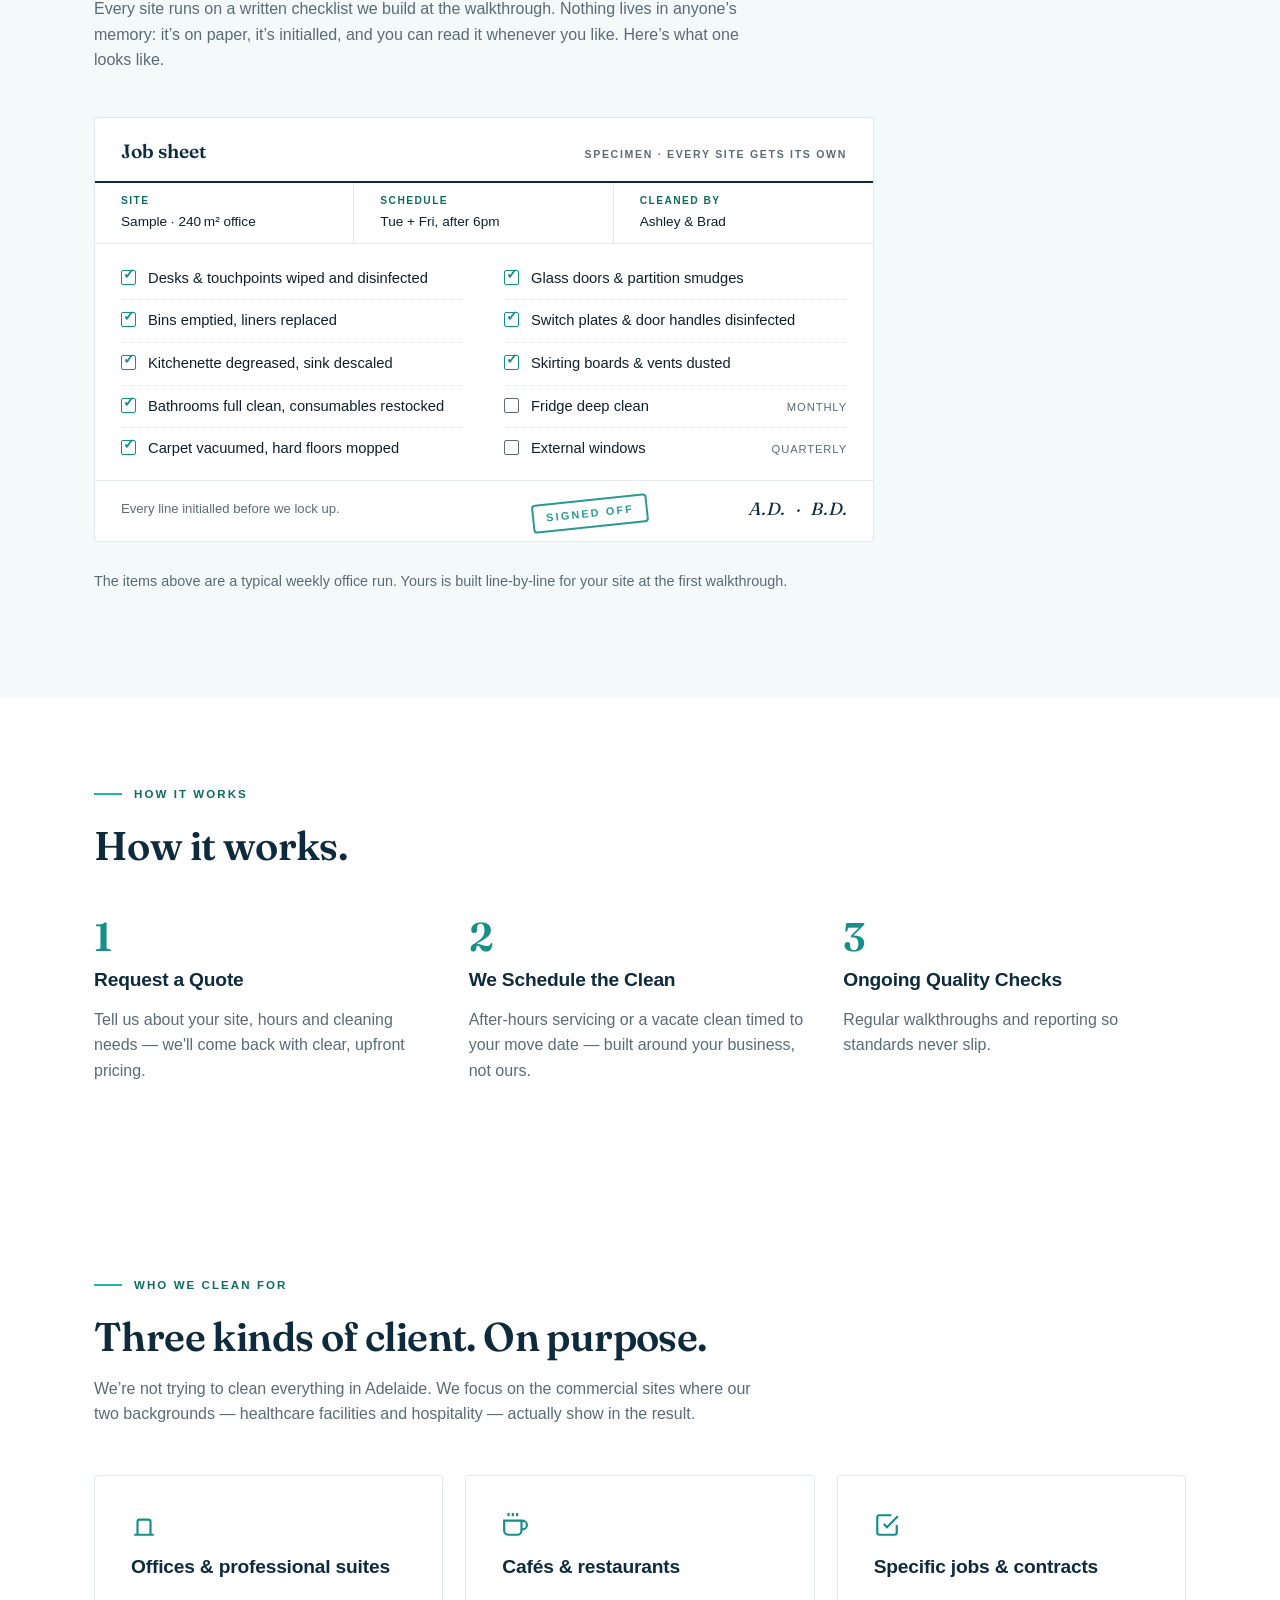
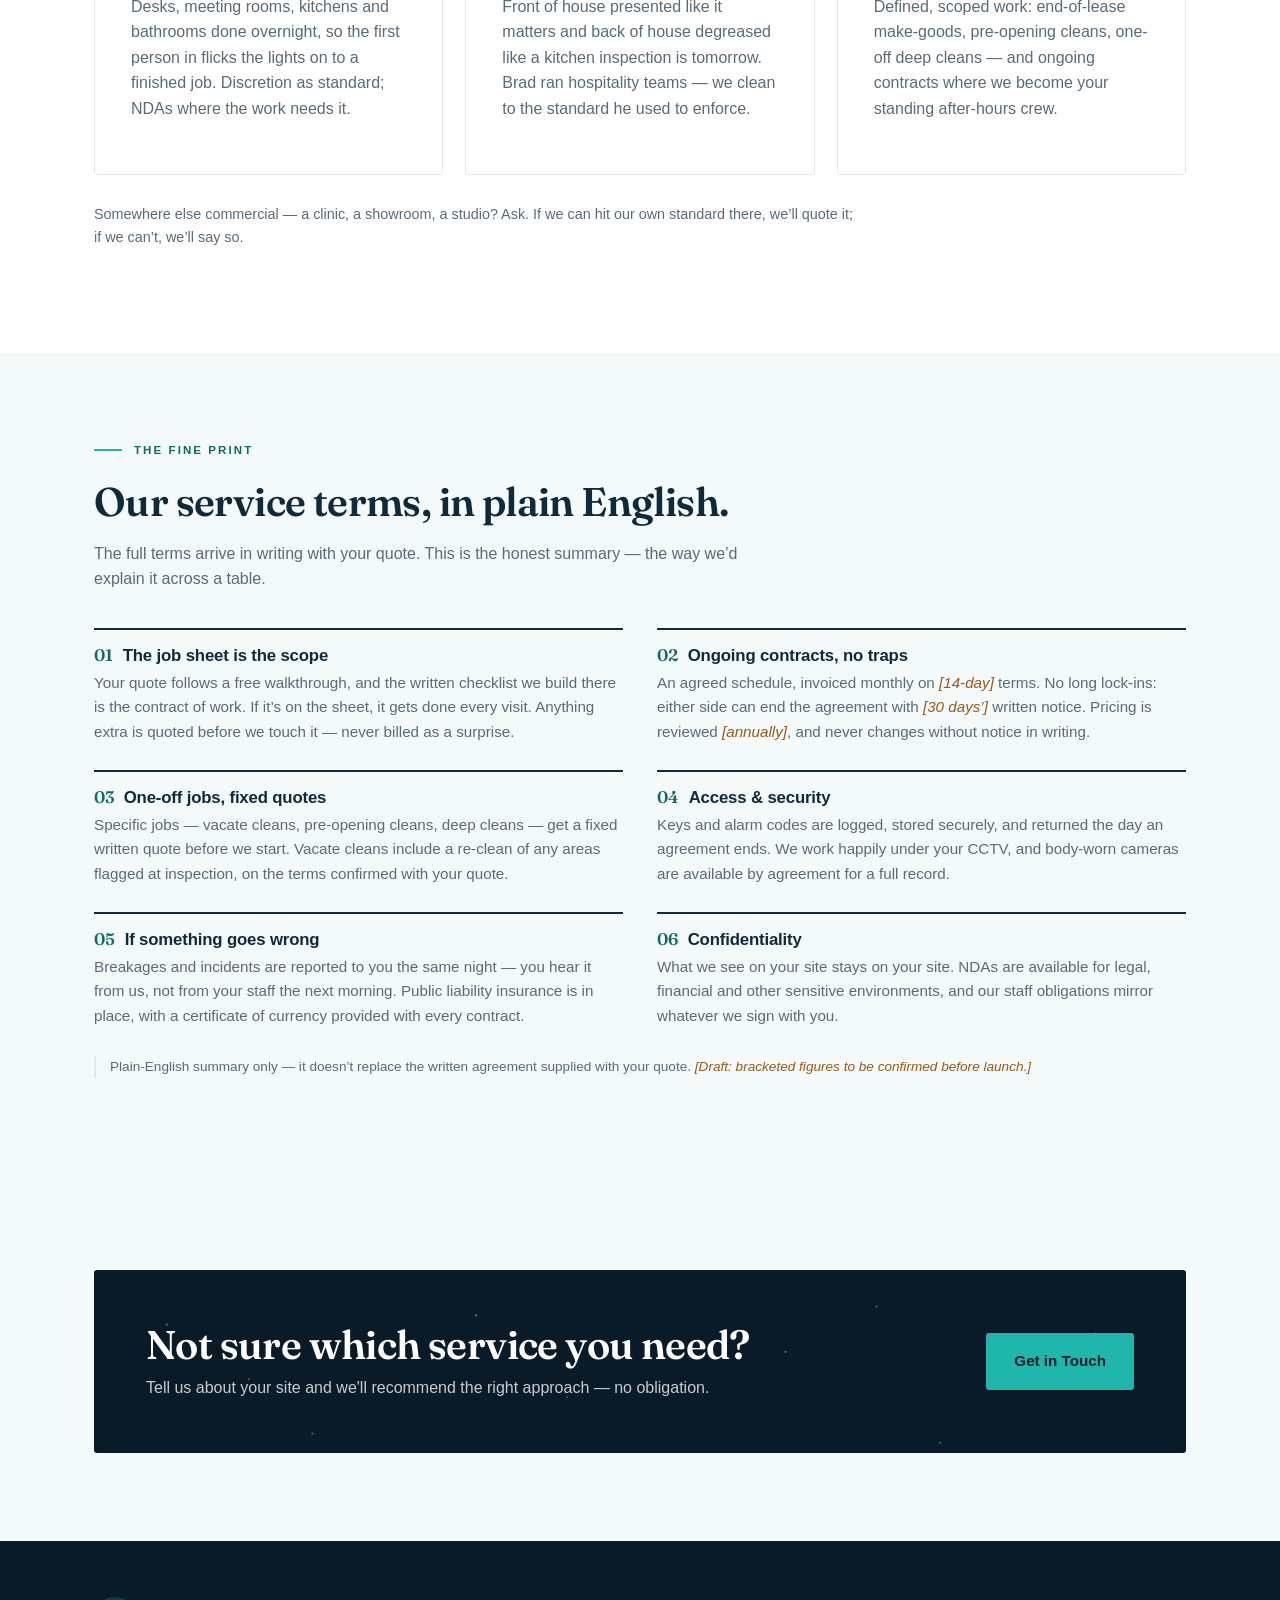
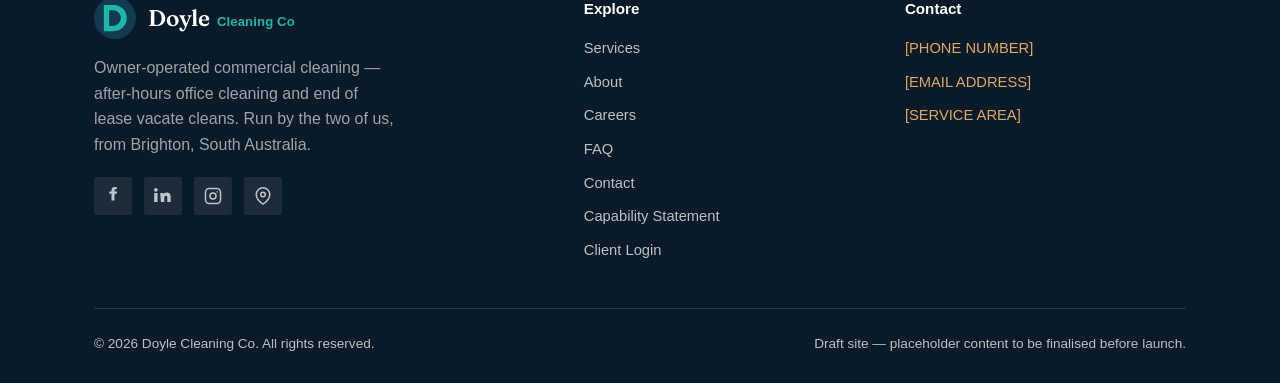
<file: services.html>
<!doctype html>
<html lang="en-AU">
<head>
<meta charset="UTF-8" />
<meta name="viewport" content="width=device-width, initial-scale=1.0" />
<meta name="robots" content="noindex, nofollow" />
<title>Services | Doyle Cleaning Co</title>
<meta name="description" content="After-hours commercial cleaning and end of lease vacate cleaning for offices, cafés and restaurants — plus plain-English service terms." />
<meta name="theme-color" content="#0e2a3d" />
<link rel="icon" href="assets/favicon.svg" type="image/svg+xml" />
<script>try{var t=localStorage.getItem('doyle-theme');if(t){document.documentElement.dataset.theme=t}else if(matchMedia('(prefers-color-scheme: dark)').matches){document.documentElement.dataset.theme='dark'}}catch(e){}</script>
<link rel="stylesheet" href="assets/styles.css" />
</head>
<body>
<a href="#main" class="skip-link">Skip to content</a>

<header class="site">
  <div class="nav">
    <a href="index.html" class="brand" aria-label="Doyle Cleaning Co home">
      <svg class="logo-badge" viewBox="0 0 64 64" aria-hidden="true">
        <circle cx="32" cy="32" r="32" fill="#0e2a3d"/>
        <path fill="#1fb6ac" fill-rule="evenodd" transform="translate(-3 0)" d="M18 12 H33 A19 19 0 0 1 33 52 H18 Z M26 20 H32 A11.5 11.5 0 0 1 32 44 H26 Z"/>
      </svg>
      <span class="wm"><span class="wm-name">Doyle</span> <span class="wm-sub">Cleaning&nbsp;Co</span></span>
    </a>
    <nav class="links" id="navLinks" aria-label="Primary">
      <a href="index.html">Home</a>
      <a href="services.html" aria-current="page">Services</a>
      <a href="about.html">About</a>
      <a href="careers.html">Careers</a>
      <a href="contact.html">Contact</a>
      <a href="contact.html" class="mobile-cta">Get a Quote</a>
    </nav>
    <div class="nav-cta">
      <a href="login.html" class="nav-login">
        <svg width="16" height="16" viewBox="0 0 24 24" fill="none" stroke="currentColor" stroke-width="2" aria-hidden="true"><path d="M15 3h4a2 2 0 0 1 2 2v14a2 2 0 0 1-2 2h-4M10 17l5-5-5-5M15 12H3"/></svg>
        Client Login
      </a>
      <a href="contact.html" class="btn btn-primary">Get a Quote</a>
      <button class="theme-toggle" id="themeToggle" aria-label="Toggle night mode" title="Night shift" type="button">
        <svg class="moon" width="17" height="17" viewBox="0 0 24 24" fill="none" stroke="currentColor" stroke-width="2" aria-hidden="true"><path d="M21 12.79A9 9 0 1 1 11.21 3 7 7 0 0 0 21 12.79Z"/></svg>
        <svg class="sun" width="17" height="17" viewBox="0 0 24 24" fill="none" stroke="currentColor" stroke-width="2" aria-hidden="true"><circle cx="12" cy="12" r="4"/><path d="M12 2v2M12 20v2M4.9 4.9l1.4 1.4M17.7 17.7l1.4 1.4M2 12h2M20 12h2M4.9 19.1l1.4-1.4M17.7 6.3l1.4-1.4"/></svg>
      </button>
      <button class="menu-toggle" id="menuToggle" aria-label="Toggle menu" aria-controls="navLinks" aria-expanded="false">
        <span></span><span></span><span></span>
      </button>
    </div>
  </div>
</header>

<main id="main">

<section class="page-hero">
  <div class="wrap">
    <span class="eyebrow">Our Services</span>
    <h1>Everything gets done to a checklist.</h1>
    <p>Ongoing after-hours cleaning and one-off vacate cleans for offices, caf&eacute;s and restaurants — with <a href="#terms" style="color:#fff; text-decoration:underline;">our terms in plain English</a>, not buried in a PDF.</p>
  </div>
</section>

<div class="trustbar">
  <div class="wrap">
    <span class="ti"><svg width="17" height="17" viewBox="0 0 24 24" fill="none" stroke="currentColor" stroke-width="2.2" aria-hidden="true"><path d="M20 6 9 17l-5-5"/></svg> Fully Insured</span>
    <span class="ti"><svg width="17" height="17" viewBox="0 0 24 24" fill="none" stroke="currentColor" stroke-width="2.2" aria-hidden="true"><path d="M20 6 9 17l-5-5"/></svg> Police-Checked</span>
    <span class="ti"><svg width="17" height="17" viewBox="0 0 24 24" fill="none" stroke="currentColor" stroke-width="2.2" aria-hidden="true"><path d="M20 6 9 17l-5-5"/></svg> First-Aid Trained</span>
    <span class="ti"><svg width="17" height="17" viewBox="0 0 24 24" fill="none" stroke="currentColor" stroke-width="2.2" aria-hidden="true"><path d="M20 6 9 17l-5-5"/></svg> Working With Children Check</span>
    <span class="ti"><svg width="17" height="17" viewBox="0 0 24 24" fill="none" stroke="currentColor" stroke-width="2.2" aria-hidden="true"><path d="M20 6 9 17l-5-5"/></svg> NDAs Available</span>
    <span class="ti"><svg width="17" height="17" viewBox="0 0 24 24" fill="none" stroke="currentColor" stroke-width="2.2" aria-hidden="true"><path d="M20 6 9 17l-5-5"/></svg> LGBTQI+ Owned</span>
  </div>
</div>

<section>
  <div class="wrap">
    <div class="services-grid">
      <div class="service-card">
        <div class="service-icon">
          <svg width="26" height="26" viewBox="0 0 24 24" fill="none" stroke="currentColor" stroke-width="2" aria-hidden="true"><path d="M3 21h18M6 21V9a2 2 0 0 1 2-2h8a2 2 0 0 1 2 2v12M9 21v-4h6v4M9 9h.01M9 13h.01M15 9h.01M15 13h.01"/></svg>
        </div>
        <span class="tag">01 &middot; Ongoing</span>
        <h3>After-Hours Commercial Cleaning</h3>
        <p>Scheduled cleaning for offices, cafés and restaurants — completed outside your operating hours so your business is never disrupted.</p>
        <ul>
          <li class="li-check"><svg width="16" height="16" viewBox="0 0 24 24" fill="none" stroke="currentColor" stroke-width="2.5" aria-hidden="true"><path d="M20 6 9 17l-5-5"/></svg> Daily, weekly or custom schedules</li>
          <li class="li-check"><svg width="16" height="16" viewBox="0 0 24 24" fill="none" stroke="currentColor" stroke-width="2.5" aria-hidden="true"><path d="M20 6 9 17l-5-5"/></svg> Offices, caf&eacute;s, restaurants &amp; commercial spaces</li>
          <li class="li-check"><svg width="16" height="16" viewBox="0 0 24 24" fill="none" stroke="currentColor" stroke-width="2.5" aria-hidden="true"><path d="M20 6 9 17l-5-5"/></svg> Consistent, owner-operated service</li>
          <li class="li-check"><svg width="16" height="16" viewBox="0 0 24 24" fill="none" stroke="currentColor" stroke-width="2.5" aria-hidden="true"><path d="M20 6 9 17l-5-5"/></svg> Customised checklist &amp; regular inspections</li>
          <li class="li-check"><svg width="16" height="16" viewBox="0 0 24 24" fill="none" stroke="currentColor" stroke-width="2.5" aria-hidden="true"><path d="M20 6 9 17l-5-5"/></svg> Long-term contracts and partnerships welcomed</li>
          <li class="li-check"><svg width="16" height="16" viewBox="0 0 24 24" fill="none" stroke="currentColor" stroke-width="2.5" aria-hidden="true"><path d="M20 6 9 17l-5-5"/></svg> Happy to work under CCTV; body cameras on request</li>
        </ul>
        <a href="contact.html" class="btn btn-dark-outline">Get a Commercial Quote</a>
      </div>

      <div class="service-card">
        <div class="service-icon">
          <svg width="26" height="26" viewBox="0 0 24 24" fill="none" stroke="currentColor" stroke-width="2" aria-hidden="true"><path d="M3 21h18M5 21V7l7-4 7 4v14M9 21v-6h6v6"/></svg>
        </div>
        <span class="tag">02 &middot; One-off</span>
        <h3>End of Lease / Vacate Cleaning</h3>
        <p>Handing back a commercial lease? We deliver a thorough make-good clean to meet landlord and property manager expectations.</p>
        <ul>
          <li class="li-check"><svg width="16" height="16" viewBox="0 0 24 24" fill="none" stroke="currentColor" stroke-width="2.5" aria-hidden="true"><path d="M20 6 9 17l-5-5"/></svg> Full make-good / vacate checklist clean</li>
          <li class="li-check"><svg width="16" height="16" viewBox="0 0 24 24" fill="none" stroke="currentColor" stroke-width="2.5" aria-hidden="true"><path d="M20 6 9 17l-5-5"/></svg> Offices, caf&eacute;s, restaurants &amp; commercial fit-outs</li>
          <li class="li-check"><svg width="16" height="16" viewBox="0 0 24 24" fill="none" stroke="currentColor" stroke-width="2.5" aria-hidden="true"><path d="M20 6 9 17l-5-5"/></svg> Kitchen, amenities &amp; carpet detailing</li>
          <li class="li-check"><svg width="16" height="16" viewBox="0 0 24 24" fill="none" stroke="currentColor" stroke-width="2.5" aria-hidden="true"><path d="M20 6 9 17l-5-5"/></svg> Re-clean of any areas flagged at inspection*</li>
        </ul>
        <a href="contact.html" class="btn btn-dark-outline">Get a Vacate Clean Quote</a>
      </div>
    </div>
    <p class="form-note" style="margin-top:20px;">*Re-clean terms confirmed in writing with each quote.</p>
  </div>
</section>

<section id="jobsheet" class="section-tint">
  <div class="wrap">
    <span class="eyebrow">The Job Sheet</span>
    <h2>What &ldquo;clean&rdquo; means, in writing.</h2>
    <p style="max-width:660px;">Every site runs on a written checklist we build at the walkthrough. Nothing lives in anyone&rsquo;s memory: it&rsquo;s on paper, it&rsquo;s initialled, and you can read it whenever you like. Here&rsquo;s what one looks like.</p>

    <div class="jobsheet" role="img" aria-label="A sample Doyle Cleaning Co job sheet with checklist items ticked and initialled">
      <div class="js-head">
        <span class="t">Job sheet</span>
        <span class="n">Specimen &middot; every site gets its own</span>
      </div>
      <div class="js-meta">
        <div><b>Site</b>Sample &middot; 240&thinsp;m&sup2; office</div>
        <div><b>Schedule</b>Tue + Fri, after 6pm</div>
        <div><b>Cleaned by</b>Ashley &amp; Brad</div>
      </div>
      <div class="js-cols">
        <div>
          <div class="js-item done"><span class="js-box"></span> Desks &amp; touchpoints wiped and disinfected</div>
          <div class="js-item done"><span class="js-box"></span> Bins emptied, liners replaced</div>
          <div class="js-item done"><span class="js-box"></span> Kitchenette degreased, sink descaled</div>
          <div class="js-item done"><span class="js-box"></span> Bathrooms full clean, consumables restocked</div>
          <div class="js-item done"><span class="js-box"></span> Carpet vacuumed, hard floors mopped</div>
        </div>
        <div>
          <div class="js-item done"><span class="js-box"></span> Glass doors &amp; partition smudges</div>
          <div class="js-item done"><span class="js-box"></span> Switch plates &amp; door handles disinfected</div>
          <div class="js-item done"><span class="js-box"></span> Skirting boards &amp; vents dusted</div>
          <div class="js-item"><span class="js-box"></span> Fridge deep clean <span class="later">monthly</span></div>
          <div class="js-item"><span class="js-box"></span> External windows <span class="later">quarterly</span></div>
        </div>
      </div>
      <div class="js-foot">
        <span>Every line initialled before we lock up.</span>
        <span class="js-sign">A.D.&ensp;&middot;&ensp;B.D.</span>
      </div>
      <div class="js-stamp">Signed off</div>
    </div>
    <p class="standards-note">The items above are a typical weekly office run. Yours is built line-by-line for your site at the first walkthrough.</p>
  </div>
</section>

<section id="process">
  <div class="wrap">
    <span class="eyebrow">How It Works</span>
    <h2>How it works.</h2>
    <div class="steps">
      <div>
        <div class="step-num">1</div>
        <h3>Request a Quote</h3>
        <p>Tell us about your site, hours and cleaning needs — we'll come back with clear, upfront pricing.</p>
      </div>
      <div>
        <div class="step-num">2</div>
        <h3>We Schedule the Clean</h3>
        <p>After-hours servicing or a vacate clean timed to your move date — built around your business, not ours.</p>
      </div>
      <div>
        <div class="step-num">3</div>
        <h3>Ongoing Quality Checks</h3>
        <p>Regular walkthroughs and reporting so standards never slip.</p>
      </div>
    </div>
  </div>
</section>

<section id="industries">
  <div class="wrap">
    <span class="eyebrow">Who We Clean For</span>
    <h2>Three kinds of client. On purpose.</h2>
    <p style="max-width:660px;">We’re not trying to clean everything in Adelaide. We focus on the commercial sites where our two backgrounds — healthcare facilities and hospitality — actually show in the result.</p>
    <div class="services-grid three">
      <div class="service-card">
        <div class="service-icon">
          <svg width="26" height="26" viewBox="0 0 24 24" fill="none" stroke="currentColor" stroke-width="2" aria-hidden="true"><path d="M3 21h18M6 21V9a2 2 0 0 1 2-2h8a2 2 0 0 1 2 2v12M9 9h.01M9 13h.01M15 9h.01M15 13h.01"/></svg>
        </div>
        <h3>Offices &amp; professional suites</h3>
        <p>Desks, meeting rooms, kitchens and bathrooms done overnight, so the first person in flicks the lights on to a finished job. Discretion as standard; NDAs where the work needs it.</p>
      </div>
      <div class="service-card">
        <div class="service-icon">
          <svg width="26" height="26" viewBox="0 0 24 24" fill="none" stroke="currentColor" stroke-width="2" aria-hidden="true"><path d="M18 8h1a4 4 0 0 1 0 8h-1M2 8h16v9a4 4 0 0 1-4 4H6a4 4 0 0 1-4-4ZM6 1v3M10 1v3M14 1v3"/></svg>
        </div>
        <h3>Caf&eacute;s &amp; restaurants</h3>
        <p>Front of house presented like it matters and back of house degreased like a kitchen inspection is tomorrow. Brad ran hospitality teams — we clean to the standard he used to enforce.</p>
      </div>
      <div class="service-card">
        <div class="service-icon">
          <svg width="26" height="26" viewBox="0 0 24 24" fill="none" stroke="currentColor" stroke-width="2" aria-hidden="true"><path d="M9 11l3 3L22 4M21 12v7a2 2 0 0 1-2 2H5a2 2 0 0 1-2-2V5a2 2 0 0 1 2-2h11"/></svg>
        </div>
        <h3>Specific jobs &amp; contracts</h3>
        <p>Defined, scoped work: end-of-lease make-goods, pre-opening cleans, one-off deep cleans — and ongoing contracts where we become your standing after-hours crew.</p>
      </div>
    </div>
    <p class="standards-note">Somewhere else commercial — a clinic, a showroom, a studio? Ask. If we can hit our own standard there, we’ll quote it; if we can’t, we’ll say so.</p>
  </div>
</section>

<section id="terms" class="section-tint">
  <div class="wrap">
    <span class="eyebrow">The Fine Print</span>
    <h2>Our service terms, in plain English.</h2>
    <p style="max-width:660px;">The full terms arrive in writing with your quote. This is the honest summary — the way we&rsquo;d explain it across a table.</p>
    <div class="terms-grid">
      <div class="term">
        <h3><span class="tno">01</span>The job sheet is the scope</h3>
        <p>Your quote follows a free walkthrough, and the written checklist we build there is the contract of work. If it&rsquo;s on the sheet, it gets done every visit. Anything extra is quoted before we touch it — never billed as a surprise.</p>
      </div>
      <div class="term">
        <h3><span class="tno">02</span>Ongoing contracts, no traps</h3>
        <p>An agreed schedule, invoiced monthly on <span class="placeholder">[14-day]</span> terms. No long lock-ins: either side can end the agreement with <span class="placeholder">[30 days&rsquo;]</span> written notice. Pricing is reviewed <span class="placeholder">[annually]</span>, and never changes without notice in writing.</p>
      </div>
      <div class="term">
        <h3><span class="tno">03</span>One-off jobs, fixed quotes</h3>
        <p>Specific jobs — vacate cleans, pre-opening cleans, deep cleans — get a fixed written quote before we start. Vacate cleans include a re-clean of any areas flagged at inspection, on the terms confirmed with your quote.</p>
      </div>
      <div class="term">
        <h3><span class="tno">04</span>Access &amp; security</h3>
        <p>Keys and alarm codes are logged, stored securely, and returned the day an agreement ends. We work happily under your CCTV, and body-worn cameras are available by agreement for a full record.</p>
      </div>
      <div class="term">
        <h3><span class="tno">05</span>If something goes wrong</h3>
        <p>Breakages and incidents are reported to you the same night — you hear it from us, not from your staff the next morning. Public liability insurance is in place, with a certificate of currency provided with every contract.</p>
      </div>
      <div class="term">
        <h3><span class="tno">06</span>Confidentiality</h3>
        <p>What we see on your site stays on your site. NDAs are available for legal, financial and other sensitive environments, and our staff obligations mirror whatever we sign with you.</p>
      </div>
    </div>
    <p class="terms-note">Plain-English summary only — it doesn&rsquo;t replace the written agreement supplied with your quote. <span class="placeholder">[Draft: bracketed figures to be confirmed before launch.]</span></p>
  </div>
</section>

<section class="cta-section">
  <div class="wrap">
    <div class="cta-banner">
      <div>
        <h2>Not sure which service you need?</h2>
        <p>Tell us about your site and we'll recommend the right approach — no obligation.</p>
      </div>
      <a href="contact.html" class="btn btn-primary">Get in Touch</a>
    </div>
  </div>
</section>

</main>

<footer class="site">
  <div class="wrap">
    <div class="footer-grid">
      <div>
        <a href="index.html" class="brand" style="margin-bottom:16px;" aria-label="Doyle Cleaning Co home">
          <svg class="logo-badge" viewBox="0 0 64 64" aria-hidden="true">
            <circle cx="32" cy="32" r="32" fill="#123b52"/>
            <path fill="#1fb6ac" fill-rule="evenodd" transform="translate(-3 0)" d="M18 12 H33 A19 19 0 0 1 33 52 H18 Z M26 20 H32 A11.5 11.5 0 0 1 32 44 H26 Z"/>
          </svg>
          <span class="wm"><span class="wm-name">Doyle</span> <span class="wm-sub">Cleaning&nbsp;Co</span></span>
        </a>
        <p style="color:rgba(255,255,255,0.6); max-width:300px;">Owner-operated commercial cleaning — after-hours office cleaning and end of lease vacate cleans. Run by the two of us, from Brighton, South Australia.</p>
        <div class="social-row">
          <a href="#" aria-label="Doyle Cleaning Co on Facebook"><svg width="18" height="18" viewBox="0 0 24 24" fill="currentColor" aria-hidden="true"><path d="M14 9h3l.5-3H14V4.5c0-.9.3-1.5 1.6-1.5H17V.2C16.7.1 15.6 0 14.4 0 11.9 0 10 1.5 10 4.3V6H7v3h3v9h4z"/></svg></a>
          <a href="#" aria-label="Doyle Cleaning Co on LinkedIn"><svg width="18" height="18" viewBox="0 0 24 24" fill="currentColor" aria-hidden="true"><path d="M4.98 3.5A2.5 2.5 0 1 1 0 3.5a2.5 2.5 0 0 1 4.98 0ZM.24 8h4.5v12h-4.5zM8.24 8h4.3v1.64h.06c.6-1.06 2.06-2.18 4.24-2.18 4.54 0 5.38 2.86 5.38 6.58V20h-4.5v-5.5c0-1.3 0-3-1.84-3s-2.12 1.42-2.12 2.9V20h-4.5z"/></svg></a>
          <a href="#" aria-label="Doyle Cleaning Co on Instagram"><svg width="18" height="18" viewBox="0 0 24 24" fill="none" stroke="currentColor" stroke-width="2" aria-hidden="true"><rect x="2" y="2" width="20" height="20" rx="5"/><circle cx="12" cy="12" r="4"/><circle cx="17.5" cy="6.5" r="1" fill="currentColor" stroke="none"/></svg></a>
          <a href="#" aria-label="Doyle Cleaning Co on Google"><svg width="18" height="18" viewBox="0 0 24 24" fill="none" stroke="currentColor" stroke-width="2" aria-hidden="true"><path d="M21 10c0 7-9 13-9 13s-9-6-9-13a9 9 0 0 1 18 0Z"/><circle cx="12" cy="10" r="3"/></svg></a>
        </div>
      </div>
      <div>
        <h4>Explore</h4>
        <ul>
          <li><a href="services.html">Services</a></li>
          <li><a href="about.html">About</a></li>
          <li><a href="careers.html">Careers</a></li>
          <li><a href="faq.html">FAQ</a></li>
          <li><a href="contact.html">Contact</a></li>
          <li><a href="capability.html">Capability Statement</a></li>
          <li><a href="login.html">Client Login</a></li>
        </ul>
      </div>
      <div>
        <h4>Contact</h4>
        <ul>
          <li class="footer-placeholder">[PHONE NUMBER]</li>
          <li class="footer-placeholder">[EMAIL ADDRESS]</li>
          <li class="footer-placeholder">[SERVICE AREA]</li>
        </ul>
      </div>
    </div>
    <div class="footer-bottom">
      <span>© <span class="js-year">2026</span> Doyle Cleaning Co. All rights reserved.</span>
      <span>Draft site — placeholder content to be finalised before launch.</span>
    </div>
  </div>
</footer>

<script src="assets/night-sky.js"></script>
<script src="assets/script.js"></script>
<script src="assets/chat.js"></script>
</body>
</html>
</file>
<file: assets/styles.css>
/* ==========================================================================
   Doyle Cleaning Co — shared stylesheet (draft)
   ========================================================================== */
:root{
  --navy: #0e2a3d;
  --navy-dark: #091b28;
  --teal: #1fb6ac;
  --teal-dark: #158f87;
  --teal-text: #0d6b64;      /* AA-safe teal for small text on light bg */
  --ink: #10202b;
  --muted: #5a6b76;
  --line: #e2e8ec;
  --bg-tint: #f4f9f9;
  --white: #ffffff;
  --amber-text: #9a5a12;     /* AA-safe amber for placeholder markers */
  --page: #ffffff;           /* page background (differs from card surface in dark) */
  --radius: 3px;
  --shadow: none;
  --maxw: 1140px;
  --font-body: -apple-system, BlinkMacSystemFont, "Segoe UI", Roboto, Helvetica, Arial, sans-serif;
  --font-display: "Fraunces", Georgia, "Times New Roman", serif;
}
@font-face{
  font-family:"Fraunces";
  src:url("fonts/fraunces-latin.woff2") format("woff2");
  font-weight:100 900;
  font-style:normal;
  font-display:swap;
}
*{box-sizing:border-box;}
html{scroll-behavior:smooth;}
body{
  margin:0;
  font-family: -apple-system, BlinkMacSystemFont, "Segoe UI", Roboto, Helvetica, Arial, sans-serif;
  color:var(--ink);
  background:var(--page);
  line-height:1.6;
}
img,svg{display:block; max-width:100%;}
a{color:inherit;}
.wrap{max-width:var(--maxw); margin:0 auto; padding:0 24px;}
section{padding:88px 0;}
h1,h2,h3{line-height:1.14; margin:0 0 16px; letter-spacing:-0.01em;}
h1,h2{font-family:var(--font-display); font-optical-sizing:auto; letter-spacing:-0.015em;}
h1{font-size:clamp(2.3rem, 5vw, 3.7rem); font-weight:600;}
h2{font-size:clamp(1.8rem, 3.3vw, 2.5rem); font-weight:600; color:var(--navy);}
h3{font-size:1.2rem; font-weight:700; color:var(--navy);}
p{margin:0 0 16px; color:var(--muted);}

.skip-link{
  position:absolute; left:12px; top:-60px; z-index:100;
  background:var(--navy); color:#fff; padding:10px 16px; border-radius:8px;
  text-decoration:none; font-weight:700; transition:top .15s ease;
}
.skip-link:focus{top:12px;}

.eyebrow{
  display:flex; align-items:center; gap:12px; text-transform:uppercase; letter-spacing:0.18em;
  font-size:0.72rem; font-weight:700; color:var(--teal-text); margin-bottom:20px;
}
.eyebrow::before{content:""; width:28px; height:2px; background:var(--teal); flex-shrink:0;}
.btn{
  display:inline-flex; align-items:center; justify-content:center; gap:8px;
  padding:14px 26px; border-radius:3px; font-weight:700; font-size:0.95rem;
  text-decoration:none; cursor:pointer; border:2px solid transparent;
  transition: transform .15s ease, box-shadow .15s ease, background .15s ease, color .15s ease;
}
.btn:active{transform: translateY(1px);}
.btn-primary{background:var(--teal); color:var(--navy-dark);}
.btn-primary:hover{background:var(--teal-dark); color:#fff; box-shadow:0 6px 18px rgba(31,182,172,0.35);}
.btn-outline{border-color:rgba(255,255,255,0.55); color:#fff; background:transparent;}
.btn-outline:hover{border-color:#fff; background:rgba(255,255,255,0.10);}
.btn-dark-outline{border-color:var(--navy); color:var(--navy); background:transparent;}
.btn-dark-outline:hover{background:var(--navy); color:#fff;}
.btn-ghost{border-color:var(--line); color:var(--navy); background:var(--white);}
.btn-ghost:hover{border-color:var(--navy);}
:focus-visible{outline:3px solid var(--teal); outline-offset:2px; border-radius:4px;}

/* Header / nav */
header.site{
  position:sticky; top:0; z-index:50;
  background:rgba(255,255,255,0.92); -webkit-backdrop-filter:blur(8px); backdrop-filter:blur(8px);
  border-bottom:1px solid var(--line);
}
.nav{display:flex; align-items:center; justify-content:space-between; padding:16px 24px; max-width:var(--maxw); margin:0 auto; gap:16px;}
.brand{display:flex; align-items:center; gap:12px; text-decoration:none; color:var(--navy); flex-shrink:0;}
.brand span{font-weight:800; font-size:1.15rem; letter-spacing:-0.01em; white-space:nowrap;}
.brand .wm{display:inline-flex; align-items:baseline; gap:7px; white-space:nowrap;}
.brand .wm-name{font-family:var(--font-display); font-weight:600; font-size:1.42rem; letter-spacing:-0.01em; color:var(--navy);}
.brand .wm-sub{font-family:var(--font-body); font-weight:700; font-size:0.82rem; letter-spacing:0.01em; color:var(--teal-text);}
footer.site .brand .wm-name{color:#fff;}
footer.site .brand .wm-sub{color:var(--teal);}
.logo-badge{width:42px; height:42px; flex-shrink:0;}
nav.links{display:flex; gap:28px; align-items:center;}
nav.links a{text-decoration:none; color:var(--ink); font-weight:600; font-size:0.95rem;}
nav.links a:hover{color:var(--teal-text);}
nav.links a[aria-current="page"]{color:var(--teal-text); border-bottom:2px solid var(--teal);}
nav.links .mobile-cta{display:none;}
.nav-cta{display:flex; align-items:center; gap:14px; flex-shrink:0;}
.nav-login{text-decoration:none; color:var(--navy); font-weight:700; font-size:0.9rem; display:inline-flex; align-items:center; gap:6px;}
.nav-login:hover{color:var(--teal-text);}
.menu-toggle{display:none; background:none; border:none; cursor:pointer; padding:8px;}
.menu-toggle span{display:block; width:24px; height:2px; background:var(--navy); margin:5px 0; border-radius:2px;}

/* Page hero (interior pages) */
.page-hero{
  background:var(--navy-dark); border-bottom:3px solid var(--teal);
  color:#fff; position:relative; overflow:hidden; padding:72px 0;
}
.page-hero .eyebrow{color:var(--teal);} .page-hero .eyebrow::before{background:var(--teal);}
.page-hero h1{margin-bottom:12px;}
.page-hero p{color:rgba(255,255,255,0.82); font-size:1.12rem; max-width:600px;}

/* Home hero */
.hero{
  background:var(--navy-dark); border-bottom:3px solid var(--teal);
  color:#fff; position:relative; overflow:hidden; padding:104px 0 96px;
}
.hero .eyebrow{color:var(--teal);} .hero .eyebrow::before{background:var(--teal);}
.hero-grid{display:grid; grid-template-columns:1.1fr 0.9fr; gap:48px; align-items:center; position:relative;}
.hero p.lead{color:rgba(255,255,255,0.85); font-size:1.15rem; max-width:520px;}
.hero-actions{display:flex; gap:16px; flex-wrap:wrap; margin-top:8px;}
.hero-stats{display:flex; gap:32px; margin-top:44px; flex-wrap:wrap;}
.hero-stats div strong{display:block; font-size:1.4rem; color:var(--teal);}
.hero-stats div span{font-size:0.85rem; color:rgba(255,255,255,0.75);}
.hero-card{
  background:none; border:none; border-left:1px solid rgba(255,255,255,0.28);
  border-radius:0; padding:6px 0 6px 36px;
}
.hero-card h2{color:#fff; font-size:1.2rem; margin-bottom:8px;}
.hero-card ul{list-style:none; padding:0; margin:0;}
.hero-card li{
  display:flex; gap:12px; align-items:flex-start; padding:12px 0;
  border-bottom:1px solid rgba(255,255,255,0.1); color:rgba(255,255,255,0.92); font-size:0.95rem;
}
.hero-card li:last-child{border-bottom:none;}
.check{width:20px; height:20px; flex-shrink:0; color:var(--teal);}

/* Generic list-check */
.li-check{display:flex; gap:10px; align-items:flex-start; color:var(--muted); font-size:0.95rem; margin-bottom:10px;}
.li-check svg{flex-shrink:0; margin-top:3px; color:var(--teal-text);}

/* Services */
.services-grid{display:grid; grid-template-columns:repeat(2,1fr); gap:28px; margin-top:48px;}
.services-grid.three{grid-template-columns:repeat(3,1fr); gap:22px;}
@media (max-width:900px){.services-grid.three{grid-template-columns:1fr;}}
.service-card{
  border:1px solid var(--line); border-radius:var(--radius); padding:36px;
  background:var(--white); box-shadow:var(--shadow); display:flex; flex-direction:column;
}
.service-icon{display:block; margin-bottom:18px; color:var(--teal-dark);}
.service-card ul{margin:16px 0 24px; padding-left:0; list-style:none;}
.service-card .tag{
  align-self:flex-start; font-size:0.72rem; font-weight:800; letter-spacing:0.16em;
  text-transform:uppercase; color:var(--teal-text); margin-bottom:12px;
}

/* Feature / trust grid */
.section-tint{background:var(--bg-tint);}
.feature-grid{display:grid; grid-template-columns:repeat(4,1fr); gap:24px; margin-top:48px;}
.feature-card{text-align:left; padding:22px 4px 4px; border-top:2px solid var(--navy);}
.feature-icon{display:block; color:var(--teal-dark); margin-bottom:14px;}

/* Founders (professional) */
.founders-grid{display:grid; grid-template-columns:repeat(2,1fr); gap:28px; margin-top:44px;}
.founder-card{
  border:1px solid var(--line); border-radius:var(--radius); padding:36px;
  background:var(--white); box-shadow:var(--shadow);
}
.founder-head{display:flex; align-items:center; gap:16px; margin-bottom:20px;}
.monogram{
  width:60px; height:60px; border-radius:3px; background:var(--navy); color:var(--teal);
  display:flex; align-items:center; justify-content:center; font-weight:800; font-size:1.3rem; flex-shrink:0;
}
.founder-head h3{margin-bottom:2px;}
.founder-role{font-size:0.85rem; font-weight:700; color:var(--teal-text);}
.founder-card ul{list-style:none; padding:0; margin:0;}
.founder-card li{display:flex; gap:10px; align-items:flex-start; color:var(--muted); font-size:0.95rem; margin-bottom:12px;}
.founder-card li:last-child{margin-bottom:0;}
.founder-card li svg{flex-shrink:0; margin-top:3px; color:var(--teal-text);}

/* Values / info strip */
.info-strip{
  display:flex; align-items:center; gap:14px; margin-top:36px; padding:16px 20px;
  background:none; border:1px solid var(--line); border-left:3px solid var(--teal);
  border-radius:3px; font-size:0.95rem; color:var(--navy); font-weight:600;
}
.info-strip svg{color:var(--teal-text); flex-shrink:0;}

/* Steps */
.steps{display:grid; grid-template-columns:repeat(3,1fr); gap:32px; margin-top:48px;}
.step-num{
  display:block; color:var(--teal-dark); font-family:var(--font-display);
  font-weight:600; font-size:2.5rem; line-height:1; margin-bottom:12px;
}

/* CTA banner */
.cta-section{background:var(--bg-tint);}
.cta-banner{
  background:var(--navy-dark);
  color:#fff; border-radius:var(--radius); padding:52px;
  display:flex; align-items:center; justify-content:space-between; gap:24px; flex-wrap:wrap;
}
.cta-banner h2{color:#fff; margin-bottom:8px;}
.cta-banner p{color:rgba(255,255,255,0.78); margin-bottom:0;}

/* Careers */
.role-grid{display:grid; grid-template-columns:repeat(2,1fr); gap:24px; margin-top:44px;}
.role-card{border:1px solid var(--line); border-radius:var(--radius); padding:32px; background:var(--white); box-shadow:var(--shadow);}
.role-card .tag{display:inline-block; font-size:0.72rem; font-weight:800; letter-spacing:0.16em; text-transform:uppercase; color:var(--teal-text); margin-bottom:12px;}
.pill-row{display:flex; flex-wrap:wrap; gap:10px; margin:18px 0 0;}
.pill{font-size:0.85rem; font-weight:600; color:var(--navy); background:none; border:1px solid var(--line); padding:6px 14px; border-radius:3px;}

/* Contact */
.contact-grid{display:grid; grid-template-columns:0.9fr 1.1fr; gap:56px; margin-top:48px;}
.contact-info-item{display:flex; gap:16px; margin-bottom:28px;}
.contact-info-item .ico{color:var(--teal-dark); flex-shrink:0; padding-top:3px;}
.contact-info-item strong{display:block; color:var(--navy); margin-bottom:2px;}
.placeholder{color:var(--amber-text); font-style:italic;}
form{display:grid; gap:18px;}
.form-row{display:grid; grid-template-columns:1fr 1fr; gap:18px;}
label{font-size:0.85rem; font-weight:700; color:var(--navy); margin-bottom:6px; display:block;}
input, select, textarea{
  width:100%; padding:13px 14px; border:1px solid #aeb9c0; border-radius:3px;
  font-size:0.95rem; font-family:inherit; color:var(--ink); background:var(--white);
}
input:focus, select:focus, textarea:focus{outline:2px solid var(--teal); outline-offset:1px; border-color:var(--teal);}
textarea{resize:vertical; min-height:110px;}
.form-note{font-size:0.82rem; color:var(--muted); margin-top:-6px;}
.form-status{font-size:0.92rem; font-weight:600; color:var(--teal-text); background:var(--bg-tint); border-radius:10px; padding:14px 16px; display:none;}
.form-status.show{display:block;}

/* Login (coming soon) */
.login-wrap{max-width:520px; margin:0 auto; text-align:center;}
.login-card{border:1px solid var(--line); border-radius:var(--radius); padding:44px; background:var(--white); box-shadow:var(--shadow); margin-top:16px;}
.login-card .badge{display:inline-block; font-size:0.75rem; font-weight:700; letter-spacing:0.08em; text-transform:uppercase; color:var(--teal-text); background:rgba(31,182,172,0.12); padding:6px 14px; border-radius:999px; margin-bottom:18px;}

/* Footer */
footer.site{background:var(--navy-dark); color:rgba(255,255,255,0.72); padding:56px 0 28px;}
.footer-grid{display:grid; grid-template-columns:1.6fr 1fr 1fr; gap:40px; margin-bottom:36px;}
footer.site .brand span{color:#fff;}
footer.site h4{color:#fff; font-size:0.95rem; margin:0 0 16px;}
footer.site ul{list-style:none; padding:0; margin:0;}
footer.site li{margin-bottom:10px; font-size:0.92rem;}
footer.site a{text-decoration:none; color:rgba(255,255,255,0.72);}
footer.site a:hover{color:var(--teal);}
.footer-placeholder{color:#e0a765;}
.social-row{display:flex; gap:12px; margin-top:20px;}
.social-row a{
  width:38px; height:38px; border-radius:3px; display:inline-flex; align-items:center; justify-content:center;
  background:rgba(255,255,255,0.08); color:rgba(255,255,255,0.85);
}
.social-row a:hover{background:var(--teal); color:var(--navy-dark);}

/* Founder credentials + story */
.creds{display:flex; flex-wrap:wrap; align-items:center; gap:10px; margin-top:28px;}
.creds strong{color:var(--navy);}
.story-grid{display:grid; grid-template-columns:1.15fr 0.85fr; gap:48px; align-items:center; margin-top:40px;}
.story-grid p:last-child{margin-bottom:0;}
.story-photo{
  border-radius:var(--radius); border:1px solid var(--line); background:var(--white);
  min-height:280px; display:flex; align-items:center; justify-content:center;
  text-align:center; padding:24px; color:var(--muted); font-style:italic;
}
@media (max-width: 900px){ .story-grid{grid-template-columns:1fr;} }
.footer-bottom{
  border-top:1px solid rgba(255,255,255,0.12); padding-top:24px;
  display:flex; justify-content:space-between; flex-wrap:wrap; gap:12px; font-size:0.85rem;
}

/* Products & standards */
.product-card{
  border:1px solid var(--line); border-radius:var(--radius); padding:30px;
  background:var(--white); box-shadow:var(--shadow);
}
.product-card .service-icon{margin-bottom:16px;}
.product-card h3{margin-bottom:8px;}
.product-card p{margin-bottom:0; font-size:0.95rem;}
.standards-note{margin-top:28px; font-size:0.9rem; color:var(--muted); max-width:760px;}

/* Industries */
.industry-grid{display:grid; grid-template-columns:repeat(3,1fr); gap:16px; margin-top:40px;}
.industry-item{
  display:flex; align-items:center; gap:12px; padding:18px 20px;
  border:1px solid var(--line); border-radius:3px; background:var(--white);
  font-weight:600; color:var(--navy);
}
.industry-item svg{color:var(--teal-text); flex-shrink:0;}

/* FAQ (native details/summary) */
.faq{max-width:820px; margin-top:44px;}
.faq details{border:1px solid var(--line); border-radius:3px; margin-bottom:12px; background:var(--white);}
.faq summary{
  cursor:pointer; padding:20px 22px; font-weight:700; color:var(--navy);
  list-style:none; display:flex; justify-content:space-between; align-items:center; gap:16px;
}
.faq summary::-webkit-details-marker{display:none;}
.faq summary::after{content:"+"; font-size:1.5rem; color:var(--teal-text); font-weight:400; line-height:1;}
.faq details[open] summary::after{content:"\2013";}
.faq details[open] summary{border-bottom:1px solid var(--line);}
.faq .faq-body{padding:16px 22px 22px; color:var(--muted);}
.faq .faq-body :last-child{margin-bottom:0;}

@media (max-width: 900px){ .industry-grid{grid-template-columns:1fr 1fr;} }
@media (max-width: 560px){ .industry-grid{grid-template-columns:1fr;} }

/* Trust bar */
.trustbar{background:none; border-top:1px solid var(--line); border-bottom:1px solid var(--line);}
.trustbar .wrap{display:flex; flex-wrap:wrap; justify-content:center; align-items:center; gap:14px 30px; padding-top:20px; padding-bottom:20px;}
.trustbar .ti{display:inline-flex; font-size:.72rem; font-weight:700; letter-spacing:0.14em; text-transform:uppercase; color:var(--muted); white-space:nowrap;}
.trustbar .ti svg{display:none;}

/* Stats band */
.stats{background:var(--navy-dark); color:#fff; padding:64px 0;}
.stats .wrap{display:grid; grid-template-columns:repeat(4,1fr); gap:28px;}
.stat{border-left:1px solid rgba(255,255,255,0.22); padding-left:22px;}
.stat b{display:block; font-family:var(--font-display); font-weight:600; font-size:2.7rem; color:var(--teal); line-height:1; letter-spacing:-0.02em;}
.stat span{display:block; margin-top:10px; font-size:0.92rem; color:rgba(255,255,255,0.82);}
.stats .note{grid-column:1/-1; margin:14px 0 0; font-size:0.78rem; color:rgba(255,255,255,0.55);}
@media (max-width: 760px){ .stats .wrap{grid-template-columns:1fr 1fr; gap:24px;} }



/* Testimonials */
.testi-grid{display:grid; grid-template-columns:repeat(3,1fr); gap:24px; margin-top:44px;}
.testimonial{
  background:var(--white); border:1px solid var(--line); border-radius:var(--radius);
  padding:30px 30px 26px; box-shadow:var(--shadow); display:flex; flex-direction:column;
}
.testimonial .mark{font-family:var(--font-display); font-size:2.8rem; line-height:.7; color:var(--teal); margin-bottom:10px;}
.testimonial p{color:var(--ink); font-size:1rem; margin-bottom:18px;}
.testimonial .who{margin-top:auto; font-size:.88rem; color:var(--muted); font-weight:600;}
.testi-note{margin-top:26px; font-size:.9rem; color:var(--muted); max-width:640px;}
@media (max-width: 900px){ .testi-grid{grid-template-columns:1fr;} }

/* Motion — scroll reveal + hover lift (class added by JS; no-JS shows all) */
.reveal{opacity:0; transform:translateY(10px); transition:opacity .7s cubic-bezier(.16,.8,.3,1), transform .7s cubic-bezier(.16,.8,.3,1);}
.reveal.in{opacity:1; transform:none;}
.service-card,.product-card,.founder-card,.role-card,.testimonial{transition:border-color .2s ease;}
.service-card:hover,.product-card:hover,.founder-card:hover,.role-card:hover,.testimonial:hover{border-color:var(--navy);}
:root[data-theme="dark"] .service-card:hover,
:root[data-theme="dark"] .product-card:hover,
:root[data-theme="dark"] .founder-card:hover,
:root[data-theme="dark"] .role-card:hover,
:root[data-theme="dark"] .testimonial:hover{border-color:var(--teal);}
:root[data-theme="dark"] .feature-card{border-top-color:var(--teal);}
@media (prefers-reduced-motion: reduce){ .reveal{opacity:1; transform:none; transition:none;} }

/* Chat widget (injected by chat.js) */
.chat-launcher{
  position:fixed; right:20px; bottom:20px; z-index:60;
  display:inline-flex; align-items:center; gap:10px;
  background:var(--navy); color:#fff; border:none; cursor:pointer;
  padding:14px 18px; border-radius:6px; font-weight:700; font-size:0.95rem; font-family:inherit;
  box-shadow:0 10px 30px rgba(9,27,40,0.35);
}
.chat-launcher:hover{background:var(--navy-dark);}
.chat-launcher svg{color:var(--teal);}
.chat-panel{
  position:fixed; right:20px; bottom:20px; z-index:61; width:min(380px, calc(100vw - 40px));
  height:min(560px, calc(100vh - 40px)); background:var(--white); border-radius:8px;
  box-shadow:0 20px 60px rgba(9,27,40,0.35); display:none; flex-direction:column; overflow:hidden;
  border:1px solid var(--line);
}
.chat-panel.open{display:flex;}
.chat-head{background:linear-gradient(120deg, var(--navy), var(--navy-dark)); color:#fff; padding:16px 18px; display:flex; align-items:center; justify-content:space-between;}
.chat-head strong{font-size:1rem;}
.chat-head span{font-size:0.8rem; color:rgba(255,255,255,0.7); display:block;}
.chat-close{background:none; border:none; color:#fff; cursor:pointer; font-size:1.3rem; line-height:1; padding:4px 8px;}
.chat-body{flex:1; overflow-y:auto; padding:16px; background:var(--bg-tint); display:flex; flex-direction:column; gap:12px;}
.chat-msg{max-width:85%; padding:11px 14px; border-radius:14px; font-size:0.92rem; line-height:1.5;}
.chat-msg.bot{background:var(--white); border:1px solid var(--line); color:var(--ink); align-self:flex-start; border-bottom-left-radius:4px;}
.chat-msg.user{background:var(--navy); color:#fff; align-self:flex-end; border-bottom-right-radius:4px;}
.chat-quick{display:flex; flex-wrap:wrap; gap:8px; padding:0 16px 12px; background:var(--bg-tint);}
.chat-quick button{font-size:0.82rem; font-weight:600; color:var(--teal-text); background:var(--white); border:1px solid var(--line); border-radius:999px; padding:7px 12px; cursor:pointer; font-family:inherit;}
.chat-quick button:hover{border-color:var(--teal);}
.chat-input{display:flex; gap:8px; padding:12px; border-top:1px solid var(--line); background:var(--white);}
.chat-input input{flex:1; padding:11px 12px; border-radius:10px;}
.chat-input button{background:var(--teal); color:var(--navy-dark); border:none; border-radius:10px; padding:0 16px; font-weight:700; cursor:pointer; font-family:inherit;}
.chat-note{font-size:0.72rem; color:var(--muted); text-align:center; padding:0 12px 10px; background:var(--white); margin:0;}

@media (max-width: 900px){
  section{padding:64px 0;}
  .hero{padding:64px 0 56px;}
  .hero-grid{grid-template-columns:1fr;}
  .services-grid, .founders-grid, .role-grid{grid-template-columns:1fr;}
  .feature-grid{grid-template-columns:1fr 1fr;}
  .steps{grid-template-columns:1fr;}
  .contact-grid{grid-template-columns:1fr; gap:36px;}
  .form-row{grid-template-columns:1fr;}
  .footer-grid{grid-template-columns:1fr; gap:28px;}
  .cta-banner{padding:36px 28px;}
  nav.links{
    position:fixed; top:74px; left:0; right:0; background:var(--white);
    flex-direction:column; align-items:flex-start; padding:20px 24px; border-bottom:1px solid var(--line);
    transform:translateY(-140%); transition:transform .2s ease; gap:18px; box-shadow:var(--shadow);
  }
  nav.links.open{transform:translateY(0);}
  nav.links a[aria-current="page"]{border-bottom:none; }
  .menu-toggle{display:block;}
  .nav-cta .nav-login,
  .nav-cta .btn-primary{display:none;}
  nav.links .mobile-cta{
    display:inline-flex; margin-top:4px; background:var(--teal); color:var(--navy-dark);
    padding:11px 18px; border-radius:10px; font-weight:700; text-decoration:none;
  }
}
@media (max-width: 560px){
  .feature-grid{grid-template-columns:1fr;}
  .brand span{font-size:1.02rem;}
}
@media (prefers-reduced-motion: reduce){
  html{scroll-behavior:auto;}
  *{transition:none !important;}
}
@media print{
  header.site, footer.site, .chat-launcher, .chat-panel, .hero-actions, .cta-section{display:none !important;}
  .hero, .page-hero{background:none; color:#000; padding:24px 0;}
  .hero .eyebrow, .page-hero .eyebrow{color:#000; background:none;}
  *{box-shadow:none !important;}
}

/* ==========================================================================
   Theme toggle + dark theme
   ========================================================================== */
.theme-toggle{
  background:none; border:1px solid var(--line); border-radius:999px;
  width:38px; height:38px; display:inline-flex; align-items:center; justify-content:center;
  cursor:pointer; color:var(--navy); flex-shrink:0; padding:0;
}
.theme-toggle:hover{border-color:var(--teal); color:var(--teal-text);}
.theme-toggle .sun{display:none;}
:root[data-theme="dark"] .theme-toggle .sun{display:block;}
:root[data-theme="dark"] .theme-toggle .moon{display:none;}

.login-card h2{color:var(--navy);}

:root[data-theme="dark"]{
  --page:#0b1c27;
  --white:#112b39;            /* card / surface */
  --bg-tint:#0e2331;
  --ink:#e9f1f3;
  --muted:#9db0b8;
  --line:rgba(255,255,255,0.13);
  --teal-text:#56d0c6;        /* AA on dark surfaces */
  --amber-text:#e0a765;
  --shadow:0 8px 30px rgba(0,0,0,0.35);
}
:root[data-theme="dark"] header.site{background:rgba(11,28,39,0.92);}
:root[data-theme="dark"] h2,
:root[data-theme="dark"] h3,
:root[data-theme="dark"] .brand .wm-name,
:root[data-theme="dark"] label,
:root[data-theme="dark"] .contact-info-item strong,
:root[data-theme="dark"] .industry-item,
:root[data-theme="dark"] .trustbar .ti,
:root[data-theme="dark"] .info-strip,
:root[data-theme="dark"] .family-strip,
:root[data-theme="dark"] .creds strong,
:root[data-theme="dark"] .pill,
:root[data-theme="dark"] .faq summary,
:root[data-theme="dark"] .login-card h2,
:root[data-theme="dark"] .sig .nm,
:root[data-theme="dark"] nav.links a,
:root[data-theme="dark"] .nav-login,
:root[data-theme="dark"] .theme-toggle{color:var(--ink);}
:root[data-theme="dark"] .testimonial p{color:var(--ink);}
:root[data-theme="dark"] .menu-toggle span{background:var(--ink);}
:root[data-theme="dark"] nav.links a:hover,
:root[data-theme="dark"] .nav-login:hover{color:var(--teal);}
:root[data-theme="dark"] nav.links a[aria-current="page"]{color:var(--teal);}
:root[data-theme="dark"] .btn-dark-outline{border-color:var(--teal); color:var(--teal-text);}
:root[data-theme="dark"] .btn-dark-outline:hover{background:var(--teal); color:#062024;}
:root[data-theme="dark"] input,
:root[data-theme="dark"] select,
:root[data-theme="dark"] textarea{background:var(--white); color:var(--ink); border-color:#4a626e;}
:root[data-theme="dark"] .cta-banner{border:1px solid var(--line);}
:root[data-theme="dark"] .chat-note{background:var(--white); color:var(--muted);}
:root[data-theme="dark"] .chat-msg.bot{color:var(--ink);}
:root[data-theme="dark"] .story-photo{border-color:#3c525d;}

/* Internal / capability pages */
.internal-strip{
  background:#3b2f14; color:#ffd694; font-size:.88rem; font-weight:600;
  padding:10px 0; text-align:center;
}
:root:not([data-theme="dark"]) .internal-strip{background:#fff4de; color:#7a5410;}
.spec-card{background:var(--white); border:1px solid var(--line); border-radius:var(--radius);
  padding:30px; box-shadow:var(--shadow); margin-top:28px;}
.spec-card h3{display:flex; align-items:center; gap:10px;}
.spec-table{width:100%; border-collapse:collapse; margin:14px 0 6px; font-size:.92rem;}
.spec-table th, .spec-table td{text-align:left; padding:9px 12px; border-bottom:1px solid var(--line); vertical-align:top;}
.spec-table th{color:var(--navy); width:32%; font-size:.85rem;}
:root[data-theme="dark"] .spec-table th{color:var(--ink);}
.spec-table td{color:var(--muted);}
.spec-table code{font-size:.85em; background:var(--bg-tint); padding:2px 6px; border-radius:6px; color:var(--teal-text);}
.ig-grid{display:grid; grid-template-columns:repeat(3,1fr); gap:6px; max-width:420px; margin:16px 0;}
.ig-tile{aspect-ratio:1/1; border-radius:6px; display:flex; align-items:center; justify-content:center;
  text-align:center; font-size:.72rem; font-weight:700; padding:8px; line-height:1.3;}
.ig-tile.navy{background:var(--navy); color:#fff;}
.ig-tile.teal{background:var(--teal); color:#062024;}
.ig-tile.lite{background:var(--bg-tint); color:var(--navy); border:1px solid var(--line);}
:root[data-theme="dark"] .ig-tile.lite{color:var(--ink);}
.hl-row{display:flex; gap:16px; flex-wrap:wrap; margin:16px 0;}
.hl{display:flex; flex-direction:column; align-items:center; gap:8px; font-size:.75rem; color:var(--muted); font-weight:600;}
.hl .dot{width:64px; height:64px; border-radius:50%; background:var(--navy); border:2px solid var(--teal);
  display:flex; align-items:center; justify-content:center; color:var(--teal);}

/* Service terms (plain-English) */
.terms-grid{display:grid; grid-template-columns:1fr 1fr; gap:26px 34px; margin-top:36px;}
.term{border-top:2px solid var(--navy); padding-top:16px;}
:root[data-theme="dark"] .term{border-top-color:var(--teal);}
.term h3{font-size:1.05rem; margin-bottom:6px;}
.term h3 .tno{font-family:var(--font-display); color:var(--teal-text); margin-right:10px; font-weight:600;}
:root[data-theme="dark"] .term h3 .tno{color:var(--teal);}
.term p{font-size:.95rem; color:var(--muted); margin:0;}
.terms-note{margin-top:28px; font-size:.85rem; color:var(--muted); border-left:2px solid var(--line); padding-left:14px;}
@media (max-width:760px){.terms-grid{grid-template-columns:1fr;}}

/* Capability sheet */
.cap-sheet{max-width:860px; margin:0 auto;}
.cap-sheet .spec-card{margin-top:22px;}
.cap-two{display:grid; grid-template-columns:1fr 1fr; gap:22px;}
@media (max-width:760px){.cap-two{grid-template-columns:1fr;}}
@media print{
  .internal-strip, .theme-toggle{display:none !important;}
  .spec-card{box-shadow:none; border:1px solid #ccc; break-inside:avoid;}
  body{background:#fff;}
}

/* Job sheet specimen */
.jobsheet{max-width:780px; margin:44px 0 10px; background:var(--white); border:1px solid var(--line); border-radius:3px; position:relative;}
.js-head{display:flex; justify-content:space-between; align-items:baseline; gap:16px; padding:18px 26px 14px; border-bottom:2px solid var(--navy);}
.js-head .t{font-family:var(--font-display); font-weight:600; font-size:1.2rem; color:var(--navy);}
.js-head .n{font-size:.66rem; letter-spacing:.16em; text-transform:uppercase; color:var(--muted); font-weight:700; text-align:right;}
.js-meta{display:grid; grid-template-columns:repeat(3,1fr); border-bottom:1px solid var(--line);}
.js-meta div{padding:10px 26px; font-size:.85rem; color:var(--ink); border-right:1px solid var(--line);}
.js-meta div:last-child{border-right:none;}
.js-meta b{display:block; font-size:.64rem; letter-spacing:.14em; text-transform:uppercase; color:var(--teal-text); margin-bottom:2px;}
.js-cols{display:grid; grid-template-columns:1fr 1fr; gap:0 40px; padding:14px 26px 10px;}
.js-item{display:flex; gap:12px; align-items:baseline; padding:9px 0; border-bottom:1px dotted var(--line); font-size:.92rem; color:var(--ink);}
.js-item:last-child{border-bottom:none;}
.js-box{width:15px; height:15px; border:1.5px solid var(--muted); border-radius:2px; flex:0 0 auto; position:relative; top:2px;}
.js-item.done .js-box{border-color:var(--teal-dark);}
.js-item.done .js-box::after{content:"✓"; position:absolute; inset:-4px 0 0 1px; color:var(--teal-dark); font-weight:800; font-size:.85rem; line-height:1.2;}
.js-item .later{margin-left:auto; font-size:.7rem; letter-spacing:.08em; text-transform:uppercase; color:var(--muted); white-space:nowrap;}
.js-foot{display:flex; justify-content:space-between; align-items:center; gap:16px; padding:14px 26px 18px; border-top:1px solid var(--line); font-size:.82rem; color:var(--muted);}
.js-sign{font-family:var(--font-display); font-style:italic; color:var(--navy); font-size:1.1rem; letter-spacing:.04em;}
.js-stamp{position:absolute; right:225px; bottom:12px; transform:rotate(-6deg); border:2px solid var(--teal-dark); color:var(--teal-dark); border-radius:4px; padding:4px 12px; font-size:.68rem; font-weight:800; letter-spacing:.2em; text-transform:uppercase; opacity:.9; pointer-events:none;}
:root[data-theme="dark"] .js-head .t, :root[data-theme="dark"] .js-sign{color:var(--ink);}
:root[data-theme="dark"] .js-head{border-bottom-color:var(--teal);}
:root[data-theme="dark"] .js-stamp{border-color:var(--teal); color:var(--teal);}
@media (max-width:680px){
  .js-cols{grid-template-columns:1fr;}
  .js-meta{grid-template-columns:1fr;}
  .js-meta div{border-right:none; border-bottom:1px solid var(--line);}
  .js-meta div:last-child{border-bottom:none;}
  .js-stamp{display:none;}
}


/* Night shift — the sky. Static SVG fallback; night-sky.js upgrades it to a live canvas. */
:root{
  --sky-stars:url("data:image/svg+xml,%3Csvg xmlns='http://www.w3.org/2000/svg' viewBox='0 0 1440 640'%3E%3Cdefs%3E%3Cmask id='m'%3E%3Crect width='100%25' height='100%25' fill='white'/%3E%3Ccircle cx='1198' cy='96' r='30' fill='black'/%3E%3C/mask%3E%3C/defs%3E%3Ccircle cx='1182' cy='108' r='33' fill='%23e9eef2' opacity='.9' mask='url(%23m)'/%3E%3Ccircle cx='60' cy='60' r='1.3' fill='%23ffffff' opacity='0.5'/%3E%3Ccircle cx='140' cy='180' r='1' fill='%23ffffff' opacity='0.35'/%3E%3Ccircle cx='230' cy='90' r='1.6' fill='%23ffffff' opacity='0.6'/%3E%3Ccircle cx='310' cy='240' r='1' fill='%23ffffff' opacity='0.3'/%3E%3Ccircle cx='390' cy='50' r='1.2' fill='%23ffffff' opacity='0.45'/%3E%3Ccircle cx='470' cy='160' r='1' fill='%23ffffff' opacity='0.5'/%3E%3Ccircle cx='540' cy='300' r='1.4' fill='%23ffffff' opacity='0.35'/%3E%3Ccircle cx='620' cy='80' r='1' fill='%23ffffff' opacity='0.55'/%3E%3Ccircle cx='700' cy='210' r='1.6' fill='%23ffffff' opacity='0.4'/%3E%3Ccircle cx='760' cy='40' r='1' fill='%23ffffff' opacity='0.35'/%3E%3Ccircle cx='840' cy='130' r='1.3' fill='%23ffffff' opacity='0.6'/%3E%3Ccircle cx='910' cy='280' r='1' fill='%23ffffff' opacity='0.3'/%3E%3Ccircle cx='980' cy='70' r='1.5' fill='%23ffffff' opacity='0.5'/%3E%3Ccircle cx='1050' cy='190' r='1' fill='%23ffffff' opacity='0.4'/%3E%3Ccircle cx='1120' cy='320' r='1.2' fill='%23ffffff' opacity='0.35'/%3E%3Ccircle cx='1250' cy='220' r='1' fill='%23ffffff' opacity='0.5'/%3E%3Ccircle cx='1320' cy='80' r='1.4' fill='%23ffffff' opacity='0.45'/%3E%3Ccircle cx='1390' cy='170' r='1' fill='%23ffffff' opacity='0.35'/%3E%3Ccircle cx='90' cy='340' r='1.2' fill='%23ffffff' opacity='0.3'/%3E%3Ccircle cx='180' cy='420' r='1' fill='%23ffffff' opacity='0.35'/%3E%3Ccircle cx='420' cy='380' r='1.3' fill='%23ffffff' opacity='0.4'/%3E%3Ccircle cx='580' cy='440' r='1' fill='%23ffffff' opacity='0.3'/%3E%3Ccircle cx='880' cy='400' r='1.2' fill='%23ffffff' opacity='0.35'/%3E%3Ccircle cx='1030' cy='460' r='1' fill='%23ffffff' opacity='0.3'/%3E%3Ccircle cx='1340' cy='380' r='1.3' fill='%23ffffff' opacity='0.4'/%3E%3Ccircle cx='260' cy='330' r='1' fill='%23ffffff' opacity='0.4'/%3E%3Ccircle cx='720' cy='350' r='1' fill='%23ffffff' opacity='0.3'/%3E%3Ccircle cx='1170' cy='420' r='1' fill='%23ffffff' opacity='0.35'/%3E%3Ccircle cx='30' cy='220' r='1' fill='%23ffffff' opacity='0.4'/%3E%3Ccircle cx='1420' cy='300' r='1' fill='%23ffffff' opacity='0.3'/%3E%3Ccircle cx='340' cy='140' r='1.4' fill='%237fe0d8' opacity='.55'/%3E%3Ccircle cx='660' cy='260' r='1.4' fill='%237fe0d8' opacity='.55'/%3E%3Ccircle cx='950' cy='150' r='1.4' fill='%237fe0d8' opacity='.55'/%3E%3Ccircle cx='1290' cy='300' r='1.4' fill='%237fe0d8' opacity='.55'/%3E%3Ccircle cx='200' cy='270' r='1.4' fill='%237fe0d8' opacity='.55'/%3E%3C/svg%3E");
  --sky-skyline:url("data:image/svg+xml,%3Csvg xmlns='http://www.w3.org/2000/svg' viewBox='0 0 1440 140'%3E%3Cg fill='%2306121b'%3E%3Crect x='0' y='70' width='90' height='70'/%3E%3Crect x='90' y='40' width='70' height='100'/%3E%3Crect x='160' y='85' width='55' height='55'/%3E%3Crect x='215' y='55' width='85' height='85'/%3E%3Crect x='300' y='95' width='60' height='45'/%3E%3Crect x='360' y='30' width='75' height='110'/%3E%3Crect x='435' y='75' width='65' height='65'/%3E%3Crect x='500' y='50' width='90' height='90'/%3E%3Crect x='590' y='90' width='50' height='50'/%3E%3Crect x='640' y='25' width='80' height='115'/%3E%3Crect x='720' y='65' width='70' height='75'/%3E%3Crect x='790' y='95' width='55' height='45'/%3E%3Crect x='845' y='45' width='85' height='95'/%3E%3Crect x='930' y='80' width='60' height='60'/%3E%3Crect x='990' y='35' width='75' height='105'/%3E%3Crect x='1065' y='70' width='65' height='70'/%3E%3Crect x='1130' y='90' width='55' height='50'/%3E%3Crect x='1185' y='55' width='80' height='85'/%3E%3Crect x='1265' y='75' width='70' height='65'/%3E%3Crect x='1335' y='45' width='105' height='95'/%3E%3Crect x='398' y='14' width='3' height='16'/%3E%3Crect x='676' y='10' width='3' height='16'/%3E%3Crect x='1026' y='20' width='3' height='16'/%3E%3C/g%3E%3Cg fill='%231fb6ac' opacity='.5'%3E%3Crect x='378' y='48' width='4' height='6'/%3E%3Crect x='390' y='70' width='4' height='6'/%3E%3Crect x='660' y='45' width='4' height='6'/%3E%3Crect x='700' y='80' width='4' height='6'/%3E%3Crect x='1008' y='55' width='4' height='6'/%3E%3Crect x='520' y='68' width='4' height='6'/%3E%3Crect x='876' y='62' width='4' height='6'/%3E%3Crect x='1210' y='72' width='4' height='6'/%3E%3Crect x='108' y='58' width='4' height='6'/%3E%3C/g%3E%3Crect x='560' y='75' width='4' height='6' fill='%23ffd694' opacity='.45'/%3E%3C/svg%3E");
  --sky-sparse:url("data:image/svg+xml,%3Csvg xmlns='http://www.w3.org/2000/svg' viewBox='0 0 1200 300'%3E%3Ccircle cx='80' cy='60' r='1.2' fill='%23ffffff' opacity='0.35'/%3E%3Ccircle cx='240' cy='180' r='1.2' fill='%23ffffff' opacity='0.3'/%3E%3Ccircle cx='420' cy='50' r='1.2' fill='%23ffffff' opacity='0.4'/%3E%3Ccircle cx='600' cy='220' r='1.2' fill='%23ffffff' opacity='0.3'/%3E%3Ccircle cx='760' cy='90' r='1.2' fill='%23ffffff' opacity='0.35'/%3E%3Ccircle cx='930' cy='190' r='1.2' fill='%23ffffff' opacity='0.3'/%3E%3Ccircle cx='1100' cy='70' r='1.2' fill='%23ffffff' opacity='0.4'/%3E%3Ccircle cx='340' cy='260' r='1.2' fill='%23ffffff' opacity='0.25'/%3E%3Ccircle cx='1010' cy='260' r='1.2' fill='%23ffffff' opacity='0.3'/%3E%3Ccircle cx='170' cy='120' r='1.2' fill='%23ffffff' opacity='0.3'/%3E%3Ccircle cx='520' cy='140' r='1.2' fill='%23ffffff' opacity='0.25'/%3E%3Ccircle cx='860' cy='40' r='1.2' fill='%23ffffff' opacity='0.3'/%3E%3C/svg%3E");
}
.hero, .page-hero{
  background-image:var(--sky-stars), var(--sky-skyline);
  background-repeat:no-repeat, repeat-x;
  background-position:top center, bottom center;
  background-size:cover, auto 128px;
}
.hero{padding-bottom:180px;}
.page-hero{padding-bottom:130px;}
.page-hero .wrap{position:relative;}
/* when the canvas engine is running, it owns stars + moon; CSS keeps only the skyline */
.sky-live{
  background-image:var(--sky-skyline);
  background-repeat:repeat-x; background-position:bottom center; background-size:auto 128px;
}
.sky-canvas{position:absolute; inset:0; width:100%; height:100%; pointer-events:none;}
.stats, .cta-banner{
  background-image:var(--sky-sparse);
  background-repeat:no-repeat; background-size:cover;
}
/* native cross-document page transitions (progressive; Chromium) */
@media (prefers-reduced-motion: no-preference){
  @view-transition{navigation:auto;}
  ::view-transition-old(root), ::view-transition-new(root){animation-duration:.22s;}
}
</file>
